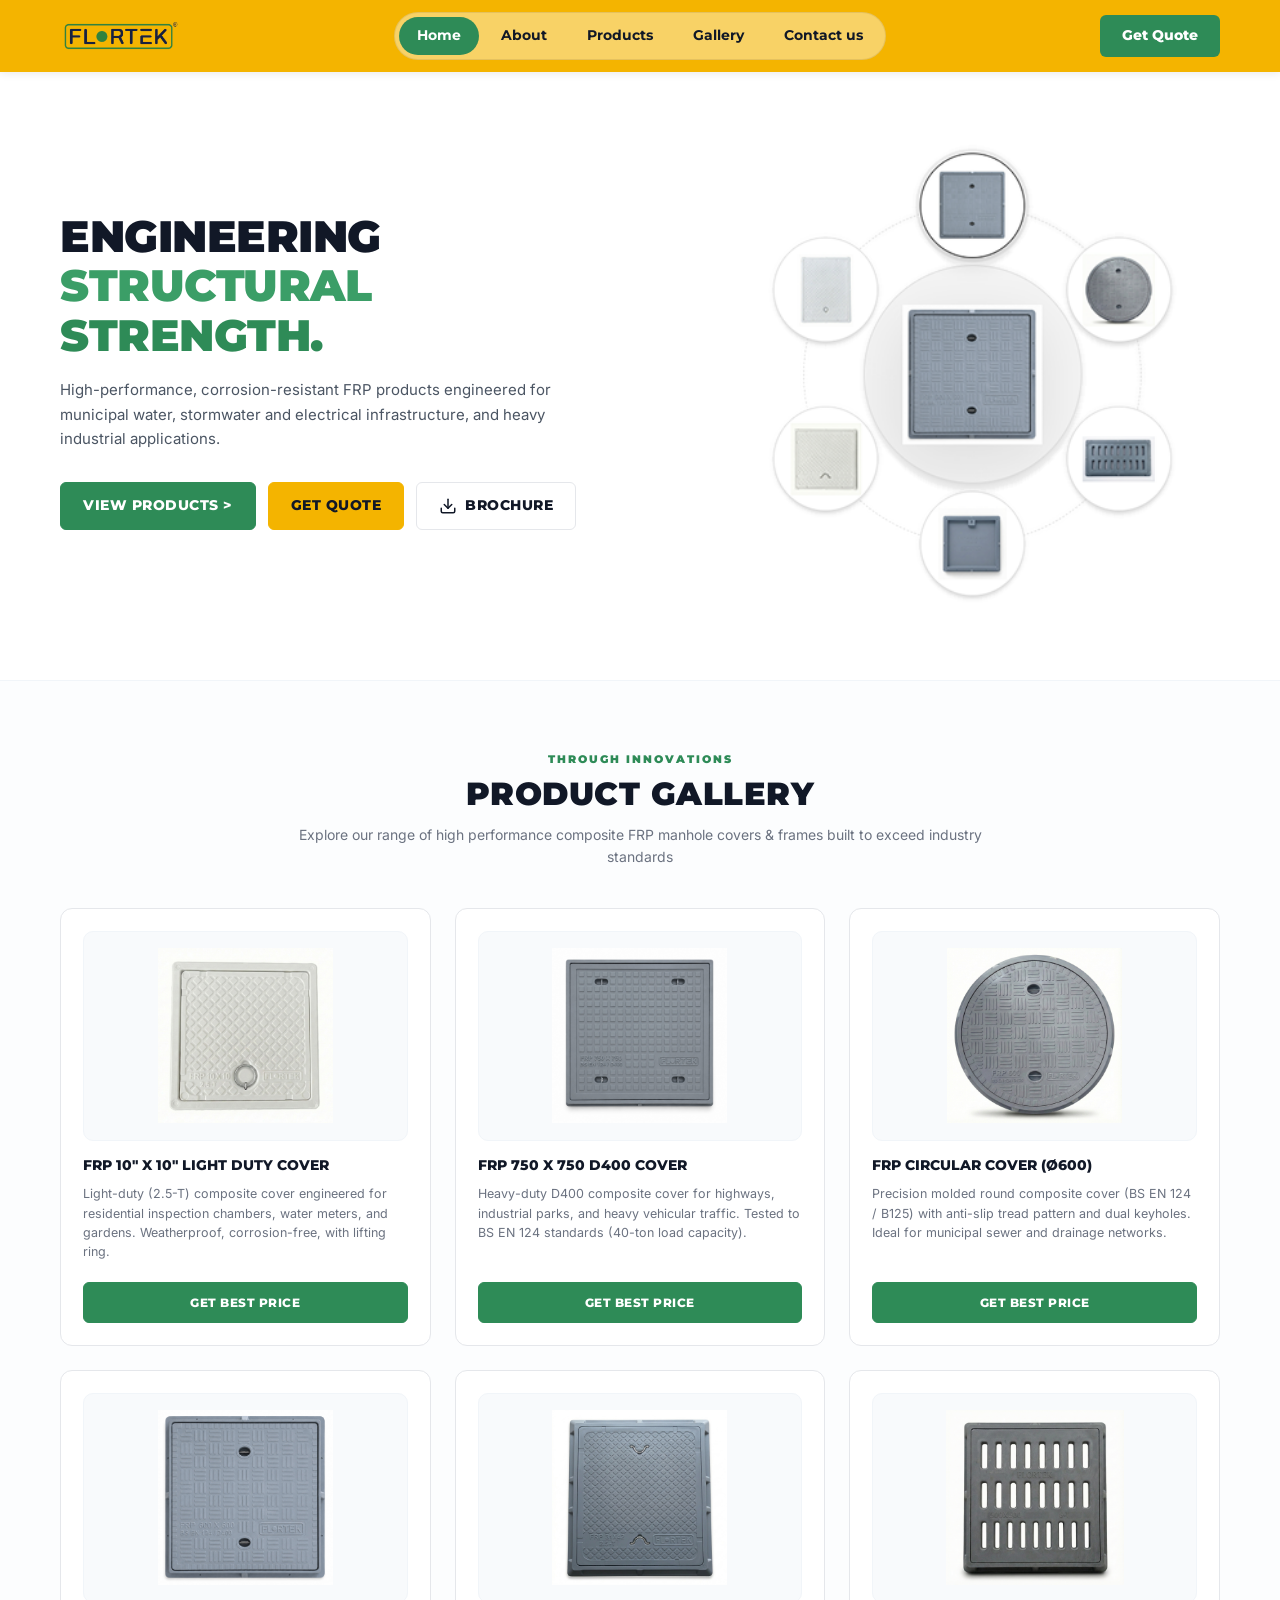
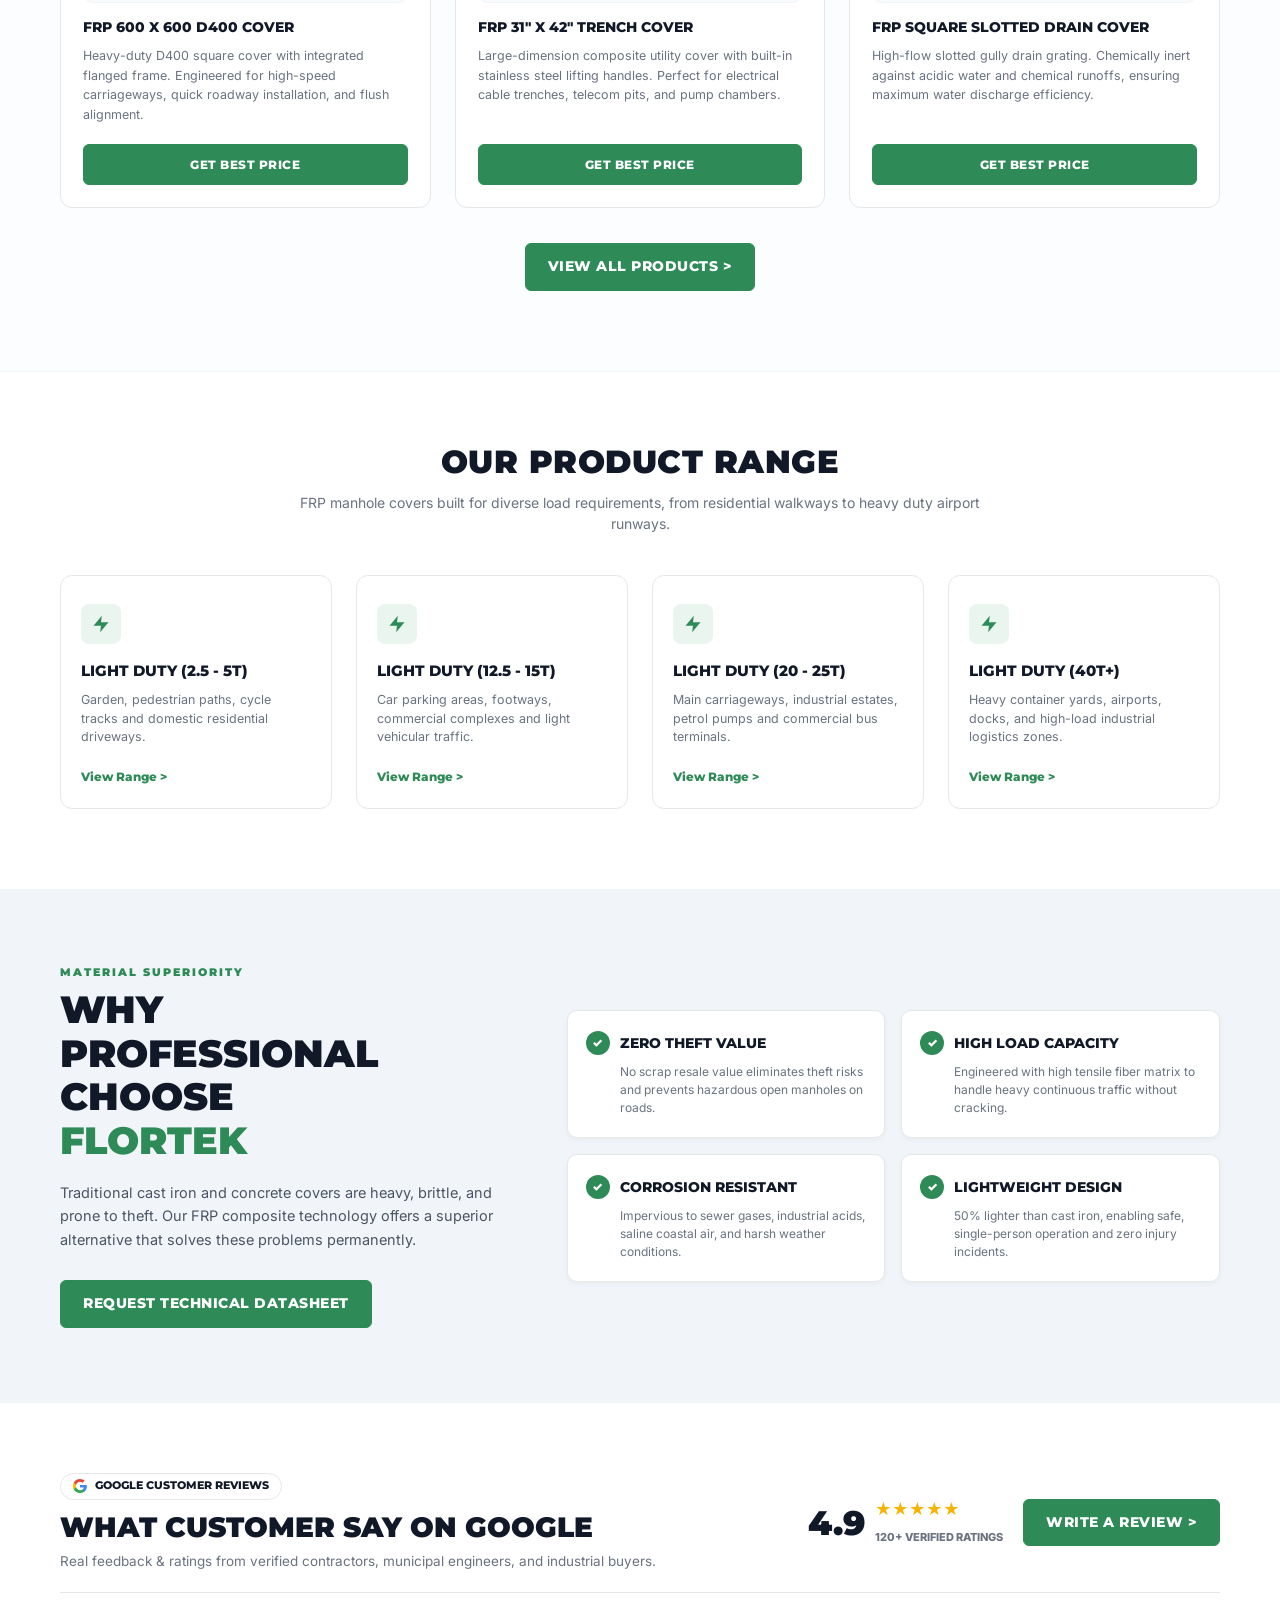
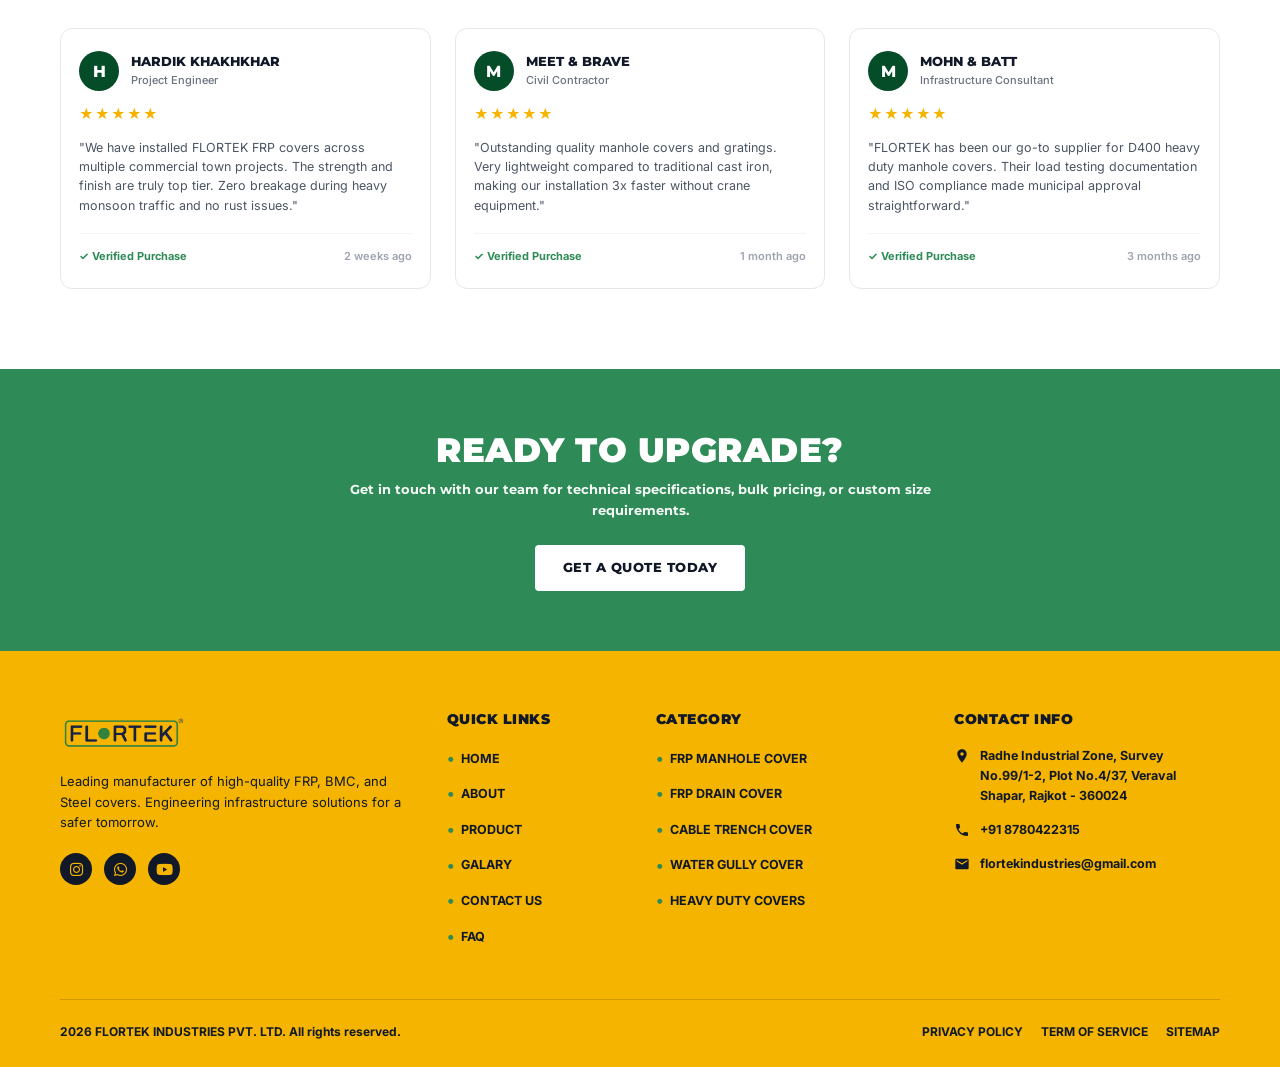
<file: index.html>
<!DOCTYPE html>
<html lang="en">
<head>
  <meta charset="UTF-8">
  <meta name="viewport" content="width=device-width, initial-scale=1.0">
  <title>FLORTEK INDUSTRIES PVT. LTD. | Premium FRP Manhole Covers &amp; Gratings</title>
  <meta name="description" content="Leading manufacturer of high-performance composite FRP manhole covers, drain gratings, and gully covers built for extreme structural strength and zero theft value.">
  <link rel="icon" type="image/svg+xml" href="images/flortek-logo.svg">
  <link rel="stylesheet" href="https://cdnjs.cloudflare.com/ajax/libs/font-awesome/6.5.1/css/all.min.css">
  <link rel="stylesheet" href="css/common.css">
  <link rel="stylesheet" href="css/home.css">
</head>
<body>

  <header class="top-header">
    <div class="container">
      <nav class="navbar" aria-label="Main Navigation">
        <a href="index.html" class="navbar-brand brand-logo-link" aria-label="FLORTEK Industries Homepage">
          <img src="images/flortek-logo.svg" alt="FLORTEK Logo" class="brand-logo-img">
        </a>

        <input type="checkbox" id="nav-toggle" class="nav-toggle-checkbox" aria-label="Toggle navigation">
        <label for="nav-toggle" class="navbar-toggler" aria-label="Toggle navigation">
          <span class="navbar-toggler-line"></span>
          <span class="navbar-toggler-line"></span>
          <span class="navbar-toggler-line"></span>
        </label>
        <label for="nav-toggle" class="nav-backdrop" aria-hidden="true"></label>

        <div class="navbar-collapse" id="flortekNav">
          <div class="nav-pill-wrapper">
            <ul class="nav-links">
              <li class="nav-item"><a href="index.html" class="nav-link active">Home</a></li>
              <li class="nav-item"><a href="about.html" class="nav-link">About</a></li>
              <li class="nav-item"><a href="products.html" class="nav-link">Products</a></li>
              <li class="nav-item"><a href="gallery.html" class="nav-link">Gallery</a></li>
              <li class="nav-item"><a href="contact.html" class="nav-link">Contact us</a></li>
            </ul>
          </div>
          <div class="mobile-nav-quote">
            <a href="inquiry.html" class="btn-header-quote-mobile">Get Quote</a>
          </div>
        </div>

        <a href="inquiry.html" class="btn-header-quote header-quote-desktop">Get Quote</a>
      </nav>
    </div>
  </header>

  <main>
    <section class="hero-section">
      <div class="container">
        <div class="hero-grid">
          <div class="hero-content">
            <h1 class="hero-title">
              <span class="title-black">ENGINEERING</span>
              <span class="title-green-light">STRUCTURAL</span><br>
              <span class="title-green-dark">STRENGTH.</span>
            </h1>
            <p class="hero-desc">
              High-performance, corrosion-resistant FRP products engineered for municipal water, stormwater and electrical infrastructure, and heavy industrial applications.
            </p>
            <div class="hero-actions">
              <a href="products.html" class="btn btn-green">VIEW PRODUCTS &gt;</a>
              <a href="inquiry.html" class="btn btn-yellow">GET QUOTE</a>
              <a href="images/frp-square-dark.svg" download="Flortek-Product-Brochure.svg" class="btn btn-outline">
                <svg width="18" height="18" viewBox="0 0 24 24" fill="none" stroke="currentColor" stroke-width="2" stroke-linecap="round" stroke-linejoin="round" aria-hidden="true"><path d="M21 15v4a2 2 0 0 1-2 2H5a2 2 0 0 1-2-2v-4"></path><polyline points="7 10 12 15 17 10"></polyline><line x1="12" y1="15" x2="12" y2="3"></line></svg>
                BROCHURE
              </a>
            </div>
          </div>

          <div class="hero-graphic-col">
            <img src="./images/hero.png" alt="FLORTEK FRP Manhole Covers &amp; Gratings Ecosystem" class="hero-cluster-img">
          </div>
        </div>
      </div>
    </section>

    <section class="gallery-section">
      <div class="container">
        <div class="section-header-center">
          <span class="section-tag">THROUGH INNOVATIONS</span>
          <h2 class="section-main-title">PRODUCT GALLERY</h2>
          <p class="section-subtitle">
            Explore our range of high performance composite FRP manhole covers &amp; frames built to exceed industry standards
          </p>
        </div>

        <div class="product-cards-grid">
          <article class="product-card">
            <div class="product-card-img-wrap">
              <img src="images/frp-10x10-white.jpg" alt="FRP 10x10 Light Duty White Manhole Cover" class="product-card-img">
            </div>
            <div class="product-card-header">
              <h3 class="product-card-title">FRP 10" x 10" LIGHT DUTY COVER</h3>
            </div>
            <p class="product-card-desc">
              Light-duty (2.5-T) composite cover engineered for residential inspection chambers, water meters, and gardens. Weatherproof, corrosion-free, with lifting ring.
            </p>
            <a href="inquiry.html" class="btn btn-green">GET BEST PRICE</a>
          </article>

          <article class="product-card">
            <div class="product-card-img-wrap">
              <img src="images/frp-750x750-d400.jpg" alt="FRP 750x750 D400 Heavy Duty Square Manhole Cover" class="product-card-img">
            </div>
            <div class="product-card-header">
              <h3 class="product-card-title">FRP 750 x 750 D400 COVER</h3>
            </div>
            <p class="product-card-desc">
              Heavy-duty D400 composite cover for highways, industrial parks, and heavy vehicular traffic. Tested to BS EN 124 standards (40-ton load capacity).
            </p>
            <a href="inquiry.html" class="btn btn-green">GET BEST PRICE</a>
          </article>

          <article class="product-card">
            <div class="product-card-img-wrap">
              <img src="images/frp-circular-600-b125.jpg" alt="FRP 600 Circular Manhole Cover B125" class="product-card-img">
            </div>
            <div class="product-card-header">
              <h3 class="product-card-title">FRP CIRCULAR COVER (Ø600)</h3>
            </div>
            <p class="product-card-desc">
              Precision molded round composite cover (BS EN 124 / B125) with anti-slip tread pattern and dual keyholes. Ideal for municipal sewer and drainage networks.
            </p>
            <a href="inquiry.html" class="btn btn-green">GET BEST PRICE</a>
          </article>

          <article class="product-card">
            <div class="product-card-img-wrap">
              <img src="images/frp-600x600-d400.jpg" alt="FRP 600x600 Framed Square Manhole Cover D400" class="product-card-img">
            </div>
            <div class="product-card-header">
              <h3 class="product-card-title">FRP 600 x 600 D400 COVER</h3>
            </div>
            <p class="product-card-desc">
              Heavy-duty D400 square cover with integrated flanged frame. Engineered for high-speed carriageways, quick roadway installation, and flush alignment.
            </p>
            <a href="inquiry.html" class="btn btn-green">GET BEST PRICE</a>
          </article>

          <article class="product-card">
            <div class="product-card-img-wrap">
              <img src="images/frp-31x42-heavy.jpg" alt="FRP 31x42 Utility Trench Manhole Cover" class="product-card-img">
            </div>
            <div class="product-card-header">
              <h3 class="product-card-title">FRP 31" x 42" TRENCH COVER</h3>
            </div>
            <p class="product-card-desc">
              Large-dimension composite utility cover with built-in stainless steel lifting handles. Perfect for electrical cable trenches, telecom pits, and pump chambers.
            </p>
            <a href="inquiry.html" class="btn btn-green">GET BEST PRICE</a>
          </article>

          <article class="product-card">
            <div class="product-card-img-wrap">
              <img src="./images/GULLY COVER-5T-500x500-GRAY.png" alt="FRP Square Slotted Drain Cover" class="product-card-img">
            </div>
            <div class="product-card-header">
              <h3 class="product-card-title">FRP SQUARE SLOTTED DRAIN COVER</h3>
            </div>
            <p class="product-card-desc">
              High-flow slotted gully drain grating. Chemically inert against acidic water and chemical runoffs, ensuring maximum water discharge efficiency.
            </p>
            <a href="inquiry.html" class="btn btn-green">GET BEST PRICE</a>
          </article>
        </div>

        <div class="gallery-bottom-cta">
          <a href="products.html" class="btn btn-green">VIEW ALL PRODUCTS &gt;</a>
        </div>
      </div>
    </section>

    <section class="range-section">
      <div class="container">
        <div class="section-header-center">
          <h2 class="section-main-title">OUR PRODUCT RANGE</h2>
          <p class="section-subtitle">
            FRP manhole covers built for diverse load requirements, from residential walkways to heavy duty airport runways.
          </p>
        </div>

        <div class="range-grid">
          <article class="range-card">
            <div class="range-icon-box">
              <svg viewBox="0 0 24 24" fill="currentColor"><path d="M13 2L3 14h9l-1 8 10-12h-9l1-8z"/></svg>
            </div>
            <h3 class="range-card-title">LIGHT DUTY (2.5 - 5T)</h3>
            <p class="range-card-desc">
              Garden, pedestrian paths, cycle tracks and domestic residential driveways.
            </p>
            <a href="products.html" class="range-card-link">View Range &gt;</a>
          </article>

          <article class="range-card">
            <div class="range-icon-box">
              <svg viewBox="0 0 24 24" fill="currentColor"><path d="M13 2L3 14h9l-1 8 10-12h-9l1-8z"/></svg>
            </div>
            <h3 class="range-card-title">LIGHT DUTY (12.5 - 15T)</h3>
            <p class="range-card-desc">
              Car parking areas, footways, commercial complexes and light vehicular traffic.
            </p>
            <a href="products.html" class="range-card-link">View Range &gt;</a>
          </article>

          <article class="range-card">
            <div class="range-icon-box">
              <svg viewBox="0 0 24 24" fill="currentColor"><path d="M13 2L3 14h9l-1 8 10-12h-9l1-8z"/></svg>
            </div>
            <h3 class="range-card-title">LIGHT DUTY (20 - 25T)</h3>
            <p class="range-card-desc">
              Main carriageways, industrial estates, petrol pumps and commercial bus terminals.
            </p>
            <a href="products.html" class="range-card-link">View Range &gt;</a>
          </article>

          <article class="range-card">
            <div class="range-icon-box">
              <svg viewBox="0 0 24 24" fill="currentColor"><path d="M13 2L3 14h9l-1 8 10-12h-9l1-8z"/></svg>
            </div>
            <h3 class="range-card-title">LIGHT DUTY (40T+)</h3>
            <p class="range-card-desc">
              Heavy container yards, airports, docks, and high-load industrial logistics zones.
            </p>
            <a href="products.html" class="range-card-link">View Range &gt;</a>
          </article>
        </div>
      </div>
    </section>

    <section class="superiority-section">
      <div class="container">
        <div class="superiority-grid">
          <div class="superiority-content">
            <span class="section-tag">MATERIAL SUPERIORITY</span>
            <h2 class="superiority-title">
              WHY<br>
              PROFESSIONAL<br>
              CHOOSE<br>
              <span class="text-green">FLORTEK</span>
            </h2>
            <p class="superiority-desc">
              Traditional cast iron and concrete covers are heavy, brittle, and prone to theft. Our FRP composite technology offers a superior alternative that solves these problems permanently.
            </p>
            <a href="inquiry.html" class="btn btn-green">REQUEST TECHNICAL DATASHEET</a>
          </div>

          <div class="features-2x2-grid">
            <div class="feature-card">
              <div class="feature-icon-title">
                <span class="feature-check-icon">✓</span>
                <h3 class="feature-title">ZERO THEFT VALUE</h3>
              </div>
              <p class="feature-desc">
                No scrap resale value eliminates theft risks and prevents hazardous open manholes on roads.
              </p>
            </div>

            <div class="feature-card">
              <div class="feature-icon-title">
                <span class="feature-check-icon">✓</span>
                <h3 class="feature-title">HIGH LOAD CAPACITY</h3>
              </div>
              <p class="feature-desc">
                Engineered with high tensile fiber matrix to handle heavy continuous traffic without cracking.
              </p>
            </div>

            <div class="feature-card">
              <div class="feature-icon-title">
                <span class="feature-check-icon">✓</span>
                <h3 class="feature-title">CORROSION RESISTANT</h3>
              </div>
              <p class="feature-desc">
                Impervious to sewer gases, industrial acids, saline coastal air, and harsh weather conditions.
              </p>
            </div>

            <div class="feature-card">
              <div class="feature-icon-title">
                <span class="feature-check-icon">✓</span>
                <h3 class="feature-title">LIGHTWEIGHT DESIGN</h3>
              </div>
              <p class="feature-desc">
                50% lighter than cast iron, enabling safe, single-person operation and zero injury incidents.
              </p>
            </div>
          </div>
        </div>
      </div>
    </section>

    <section class="reviews-section">
      <div class="container">
        <div class="reviews-header-bar">
          <div class="reviews-header-left">
            <div class="google-badge">
              <svg class="google-icon" viewBox="0 0 24 24">
                <path fill="#4285F4" d="M23.745 12.27c0-.7-.06-1.4-.19-2.07H12v4.51h6.6c-.29 1.52-1.14 2.82-2.4 3.68v3.05h3.88c2.27-2.09 3.665-5.17 3.665-9.17z"/>
                <path fill="#34A853" d="M12 24c3.24 0 5.95-1.08 7.93-2.91l-3.88-3.05c-1.08.72-2.45 1.16-4.05 1.16-3.12 0-5.77-2.1-6.72-4.93H1.25v3.15C3.26 21.36 7.33 24 12 24z"/>
                <path fill="#FBBC05" d="M5.28 14.27c-.25-.72-.38-1.49-.38-2.27s.13-1.55.38-2.27V6.58H1.25C.45 8.18 0 10.03 0 12s.45 3.82 1.25 5.42l4.03-3.15z"/>
                <path fill="#EA4335" d="M12 4.75c1.77 0 3.35.61 4.6 1.8l3.42-3.42C17.95 1.19 15.24 0 12 0 7.33 0 3.26 2.64 1.25 6.58l4.03 3.15c.95-2.83 3.6-4.98 6.72-4.98z"/>
              </svg>
              <span>GOOGLE CUSTOMER REVIEWS</span>
            </div>
            <h2 class="reviews-title">WHAT CUSTOMER SAY ON GOOGLE</h2>
            <p class="reviews-subtitle">
              Real feedback &amp; ratings from verified contractors, municipal engineers, and industrial buyers.
            </p>
          </div>

          <div class="reviews-header-right">
            <div class="rating-score-box">
              <span class="score-num">4.9</span>
              <div>
                <div class="stars-container">★★★★★</div>
                <span style="font-size: 11px; font-weight: 800; color: #6b7280;">120+ VERIFIED RATINGS</span>
              </div>
            </div>
            <a href="contact.html" class="btn btn-green">WRITE A REVIEW &gt;</a>
          </div>
        </div>

        <div class="reviews-cards-grid">
          <article class="review-card">
            <div class="reviewer-profile">
              <div class="reviewer-avatar">H</div>
              <div>
                <h3 class="reviewer-name">HARDIK KHAKHKHAR</h3>
                <span class="reviewer-role">Project Engineer</span>
              </div>
            </div>
            <div class="review-stars">★★★★★</div>
            <p class="review-text">
              "We have installed FLORTEK FRP covers across multiple commercial town projects. The strength and finish are truly top tier. Zero breakage during heavy monsoon traffic and no rust issues."
            </p>
            <div class="review-footer">
              <span>✓ Verified Purchase</span>
              <span class="review-date">2 weeks ago</span>
            </div>
          </article>

          <article class="review-card">
            <div class="reviewer-profile">
              <div class="reviewer-avatar">M</div>
              <div>
                <h3 class="reviewer-name">MEET &amp; BRAVE</h3>
                <span class="reviewer-role">Civil Contractor</span>
              </div>
            </div>
            <div class="review-stars">★★★★★</div>
            <p class="review-text">
              "Outstanding quality manhole covers and gratings. Very lightweight compared to traditional cast iron, making our installation 3x faster without crane equipment."
            </p>
            <div class="review-footer">
              <span>✓ Verified Purchase</span>
              <span class="review-date">1 month ago</span>
            </div>
          </article>

          <article class="review-card">
            <div class="reviewer-profile">
              <div class="reviewer-avatar">M</div>
              <div>
                <h3 class="reviewer-name">MOHN &amp; BATT</h3>
                <span class="reviewer-role">Infrastructure Consultant</span>
              </div>
            </div>
            <div class="review-stars">★★★★★</div>
            <p class="review-text">
              "FLORTEK has been our go-to supplier for D400 heavy duty manhole covers. Their load testing documentation and ISO compliance made municipal approval straightforward."
            </p>
            <div class="review-footer">
              <span>✓ Verified Purchase</span>
              <span class="review-date">3 months ago</span>
            </div>
          </article>
        </div>
      </div>
    </section>

    <section class="cta-banner-section">
      <div class="container">
        <h2 class="cta-title">READY TO UPGRADE?</h2>
        <p class="cta-subtitle">
          Get in touch with our team for technical specifications, bulk pricing, or custom size requirements.
        </p>
        <a href="inquiry.html" class="btn-cta-white">GET A QUOTE TODAY</a>
      </div>
    </section>
  </main>

  <footer class="site-footer">
    <div class="container">
      <div class="footer-top-grid">
        <div class="footer-col">
          <img src="images/flortek-logo.svg" alt="FLORTEK Logo" class="footer-brand-logo">
          <p class="footer-bio">
            Leading manufacturer of high-quality FRP, BMC, and Steel covers. Engineering infrastructure solutions for a safer tomorrow.
          </p>
          <div class="footer-social-links">
            <a href="https://instagram.com" class="social-icon-circle" aria-label="Instagram"><i class="fa-brands fa-instagram"></i></a>
            <a href="https://wa.me/918780422315" class="social-icon-circle" aria-label="WhatsApp"><i class="fa-brands fa-whatsapp"></i></a>
            <a href="https://youtube.com" class="social-icon-circle" aria-label="YouTube"><i class="fa-brands fa-youtube"></i></a>
          </div>
        </div>

        <div class="footer-col">
          <h4 class="footer-col-title">QUICK LINKS</h4>
          <ul class="footer-links-list">
            <li><a href="index.html">HOME</a></li>
            <li><a href="about.html">ABOUT</a></li>
            <li><a href="products.html">PRODUCT</a></li>
            <li><a href="gallery.html">GALARY</a></li>
            <li><a href="contact.html">CONTACT US</a></li>
            <li><a href="inquiry.html">FAQ</a></li>
          </ul>
        </div>

        <div class="footer-col">
          <h4 class="footer-col-title">CATEGORY</h4>
          <ul class="footer-links-list">
            <li><a href="products.html">FRP MANHOLE COVER</a></li>
            <li><a href="products.html">FRP DRAIN COVER</a></li>
            <li><a href="products.html">CABLE TRENCH COVER</a></li>
            <li><a href="products.html">WATER GULLY COVER</a></li>
            <li><a href="products.html">HEAVY DUTY COVERS</a></li>
          </ul>
        </div>

        <div class="footer-col">
          <h4 class="footer-col-title">CONTACT INFO</h4>
          <ul class="footer-contact-list">
            <li class="footer-contact-item">
              <svg viewBox="0 0 24 24"><path d="M12 2C8.13 2 5 5.13 5 9c0 5.25 7 13 7 13s7-7.75 7-13c0-3.87-3.13-7-7-7zm0 9.5c-1.38 0-2.5-1.12-2.5-2.5s1.12-2.5 2.5-2.5 2.5 1.12 2.5 2.5-1.12 2.5-2.5 2.5z"/></svg>
              <span>Radhe Industrial Zone, Survey No.99/1-2, Plot No.4/37, Veraval Shapar, Rajkot - 360024</span>
            </li>
            <li class="footer-contact-item">
              <svg viewBox="0 0 24 24"><path d="M6.62 10.79c1.44 2.83 3.76 5.14 6.59 6.59l2.2-2.2c.27-.27.67-.36 1.02-.24 1.12.37 2.33.57 3.57.57.55 0 1 .45 1 1V20c0 .55-.45 1-1 1-9.39 0-17-7.61-17-17 0-.55.45-1 1-1h3.5c.55 0 1 .45 1 1 0 1.25.2 2.45.57 3.57.11.35.03.74-.25 1.02l-2.2 2.2z"/></svg>
              <span>+91 8780422315</span>
            </li>
            <li class="footer-contact-item">
              <svg viewBox="0 0 24 24"><path d="M20 4H4c-1.1 0-1.99.9-1.99 2L2 18c0 1.1.9 2 2 2h16c1.1 0 2-.9 2-2V6c0-1.1-.9-2-2-2zm0 4l-8 5-8-5V6l8 5 8-5v2z"/></svg>
              <span>flortekindustries@gmail.com</span>
            </li>
          </ul>
        </div>
      </div>

      <div class="footer-bottom-bar">
        <span>2026 FLORTEK INDUSTRIES PVT. LTD. All rights reserved.</span>
        <div class="footer-bottom-links">
          <a href="about.html">PRIVACY POLICY</a>
          <a href="about.html">TERM OF SERVICE</a>
          <a href="about.html">SITEMAP</a>
        </div>
      </div>
    </div>
  </footer>

  <script>
    document.addEventListener('click', function (e) {
      var navToggle = document.getElementById('nav-toggle');
      if (navToggle && navToggle.checked) {
        var header = document.querySelector('.top-header');
        if (header && !header.contains(e.target)) {
          navToggle.checked = false;
        }
      }
    });
    window.addEventListener('resize', function () {
      if (window.innerWidth >= 992) {
        var navToggle = document.getElementById('nav-toggle');
        if (navToggle && navToggle.checked) navToggle.checked = false;
      }
    });
  </script>

</body>
</html>
</file>
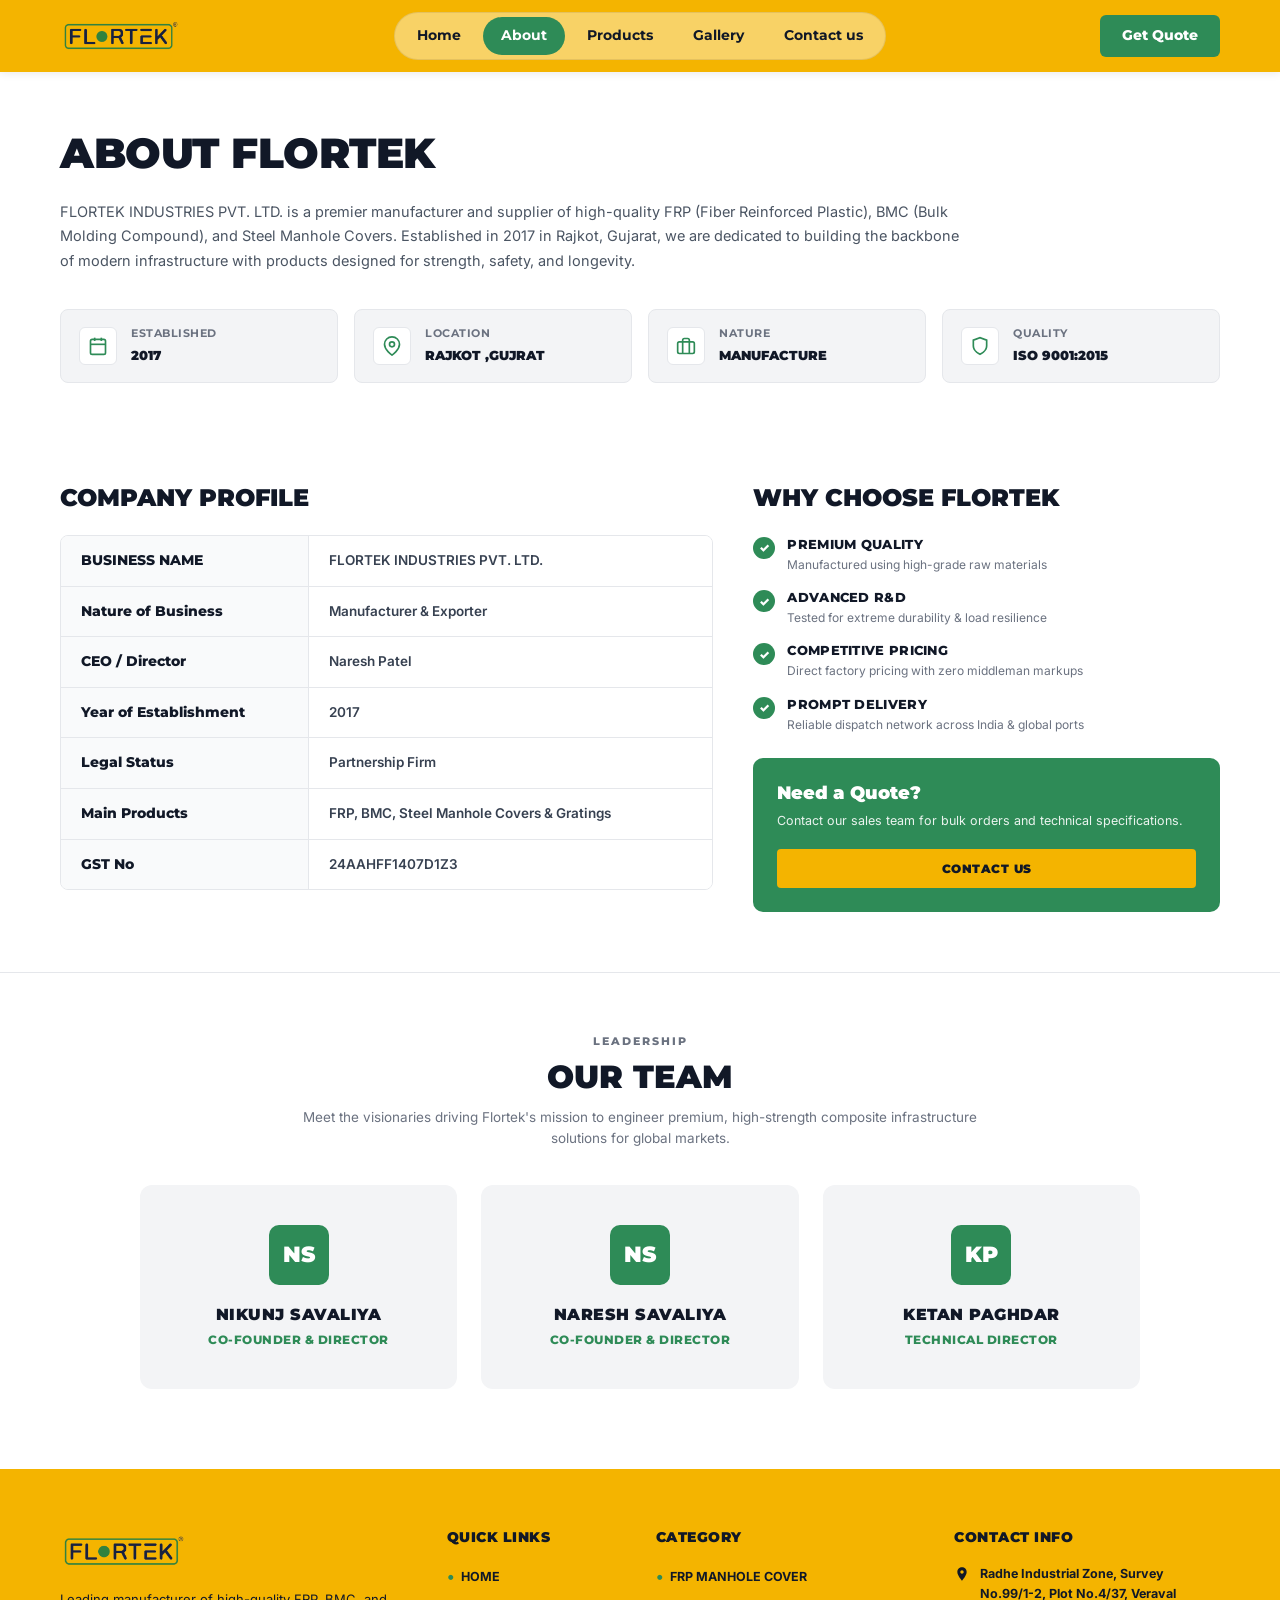
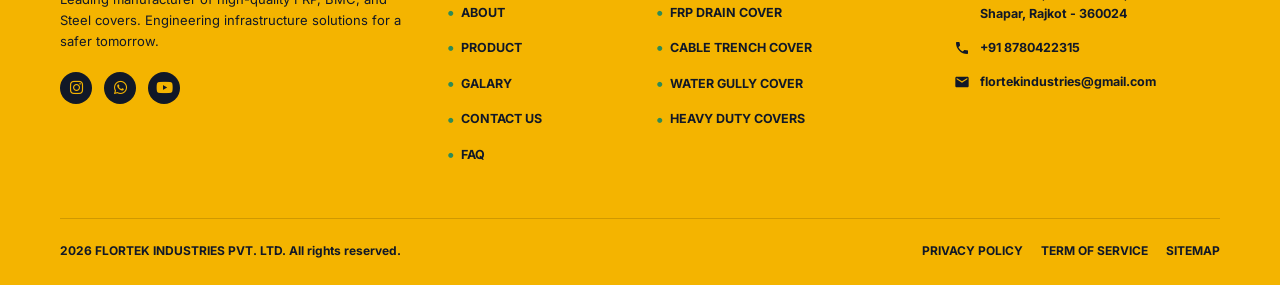
<file: about.html>
<!DOCTYPE html>
<html lang="en">
<head>
  <meta charset="UTF-8">
  <meta name="viewport" content="width=device-width, initial-scale=1.0">
  <title>About Us | FLORTEK INDUSTRIES PVT. LTD.</title>
  <meta name="description" content="Learn about FLORTEK INDUSTRIES PVT. LTD., premier manufacturer of FRP, BMC, and Steel Manhole Covers & Gratings in Rajkot, Gujarat.">
  <link rel="icon" type="image/svg+xml" href="images/flortek-logo.svg">
  <link rel="stylesheet" href="https://cdnjs.cloudflare.com/ajax/libs/font-awesome/6.5.1/css/all.min.css">
  <link rel="stylesheet" href="css/common.css">
  <link rel="stylesheet" href="css/about.css">
</head>
<body>

  <header class="top-header">
    <div class="container">
      <nav class="navbar" aria-label="Main Navigation">
        <a href="index.html" class="navbar-brand brand-logo-link" aria-label="FLORTEK Industries Homepage">
          <img src="images/flortek-logo.svg" alt="FLORTEK Logo" class="brand-logo-img">
        </a>

        <input type="checkbox" id="nav-toggle" class="nav-toggle-checkbox" aria-label="Toggle navigation">
        <label for="nav-toggle" class="navbar-toggler" aria-label="Toggle navigation">
          <span class="navbar-toggler-line"></span>
          <span class="navbar-toggler-line"></span>
          <span class="navbar-toggler-line"></span>
        </label>
        <label for="nav-toggle" class="nav-backdrop" aria-hidden="true"></label>

        <div class="navbar-collapse" id="flortekNav">
          <div class="nav-pill-wrapper">
            <ul class="nav-links">
              <li class="nav-item"><a href="index.html" class="nav-link">Home</a></li>
              <li class="nav-item"><a href="about.html" class="nav-link active">About</a></li>
              <li class="nav-item"><a href="products.html" class="nav-link">Products</a></li>
              <li class="nav-item"><a href="gallery.html" class="nav-link">Gallery</a></li>
              <li class="nav-item"><a href="contact.html" class="nav-link">Contact us</a></li>
            </ul>
          </div>
          <div class="mobile-nav-quote">
            <a href="inquiry.html" class="btn-header-quote-mobile">Get Quote</a>
          </div>
        </div>

        <a href="inquiry.html" class="btn-header-quote header-quote-desktop">Get Quote</a>
      </nav>
    </div>
  </header>

  <main>
    <section class="about-top-section">
      <div class="container">
        <h1 class="about-main-title">ABOUT FLORTEK</h1>
        <p class="about-intro-p">
          FLORTEK INDUSTRIES PVT. LTD. is a premier manufacturer and supplier of high-quality FRP (Fiber Reinforced Plastic), BMC (Bulk Molding Compound), and Steel Manhole Covers. Established in 2017 in Rajkot, Gujarat, we are dedicated to building the backbone of modern infrastructure with products designed for strength, safety, and longevity.
        </p>

        <div class="about-badges-grid">
          <div class="about-badge-card">
            <div class="about-badge-icon">
              <svg width="20" height="20" viewBox="0 0 24 24" fill="none" stroke="currentColor" stroke-width="2"><rect x="3" y="4" width="18" height="18" rx="2" ry="2"></rect><line x1="16" y1="2" x2="16" y2="6"></line><line x1="8" y1="2" x2="8" y2="6"></line><line x1="3" y1="10" x2="21" y2="10"></line></svg>
            </div>
            <div>
              <span class="about-badge-label">ESTABLISHED</span>
              <span class="about-badge-value">2017</span>
            </div>
          </div>

          <div class="about-badge-card">
            <div class="about-badge-icon">
              <svg width="20" height="20" viewBox="0 0 24 24" fill="none" stroke="currentColor" stroke-width="2"><path d="M21 10c0 7-9 13-9 13s-9-6-9-13a9 9 0 0 1 18 0z"></path><circle cx="12" cy="10" r="3"></circle></svg>
            </div>
            <div>
              <span class="about-badge-label">LOCATION</span>
              <span class="about-badge-value">RAJKOT ,GUJRAT</span>
            </div>
          </div>

          <div class="about-badge-card">
            <div class="about-badge-icon">
              <svg width="20" height="20" viewBox="0 0 24 24" fill="none" stroke="currentColor" stroke-width="2"><rect x="2" y="7" width="20" height="14" rx="2" ry="2"></rect><path d="M16 21V5a2 2 0 0 0-2-2h-4a2 2 0 0 0-2 2v16"></path></svg>
            </div>
            <div>
              <span class="about-badge-label">NATURE</span>
              <span class="about-badge-value">MANUFACTURE</span>
            </div>
          </div>

          <div class="about-badge-card">
            <div class="about-badge-icon">
              <svg width="20" height="20" viewBox="0 0 24 24" fill="none" stroke="currentColor" stroke-width="2"><path d="M12 22s8-4 8-10V5l-8-3-8 3v7c0 6 8 10 8 10z"></path></svg>
            </div>
            <div>
              <span class="about-badge-label">QUALITY</span>
              <span class="about-badge-value">ISO 9001:2015</span>
            </div>
          </div>
        </div>
      </div>
    </section>

    <section class="profile-section">
      <div class="container">
        <div class="profile-grid">
          <div class="profile-table-col">
            <h2 class="section-sub-heading">COMPANY PROFILE</h2>
            <div class="profile-table-wrap">
              <table class="profile-table">
                <tbody>
                  <tr>
                    <td>BUSINESS NAME</td>
                    <td>FLORTEK INDUSTRIES PVT. LTD.</td>
                  </tr>
                  <tr>
                    <td>Nature of Business</td>
                    <td>Manufacturer &amp; Exporter</td>
                  </tr>
                  <tr>
                    <td>CEO / Director</td>
                    <td>Naresh Patel</td>
                  </tr>
                  <tr>
                    <td>Year of Establishment</td>
                    <td>2017</td>
                  </tr>
                  <tr>
                    <td>Legal Status</td>
                    <td>Partnership Firm</td>
                  </tr>
                  <tr>
                    <td>Main Products</td>
                    <td>FRP, BMC, Steel Manhole Covers &amp; Gratings</td>
                  </tr>
                  <tr>
                    <td>GST No</td>
                    <td>24AAHFF1407D1Z3</td>
                  </tr>
                </tbody>
              </table>
            </div>
          </div>

          <div class="profile-why-col">
            <h2 class="section-sub-heading">WHY CHOOSE FLORTEK</h2>

            <div class="why-items-list">
              <div class="why-item">
                <span class="why-check-icon">✓</span>
                <div>
                  <span class="why-item-title">PREMIUM QUALITY</span>
                  <span class="why-item-sub">Manufactured using high-grade raw materials</span>
                </div>
              </div>

              <div class="why-item">
                <span class="why-check-icon">✓</span>
                <div>
                  <span class="why-item-title">ADVANCED R&amp;D</span>
                  <span class="why-item-sub">Tested for extreme durability &amp; load resilience</span>
                </div>
              </div>

              <div class="why-item">
                <span class="why-check-icon">✓</span>
                <div>
                  <span class="why-item-title">COMPETITIVE PRICING</span>
                  <span class="why-item-sub">Direct factory pricing with zero middleman markups</span>
                </div>
              </div>

              <div class="why-item">
                <span class="why-check-icon">✓</span>
                <div>
                  <span class="why-item-title">PROMPT DELIVERY</span>
                  <span class="why-item-sub">Reliable dispatch network across India &amp; global ports</span>
                </div>
              </div>
            </div>

            <div class="quote-card-green">
              <h3 class="quote-card-title">Need a Quote?</h3>
              <p class="quote-card-p">Contact our sales team for bulk orders and technical specifications.</p>
              <a href="contact.html" class="btn-card-yellow">CONTACT US</a>
            </div>
          </div>
        </div>
      </div>
    </section>

    <section class="team-section">
      <div class="container">
        <div class="team-header">
          <span class="team-tag">LEADERSHIP</span>
          <h2 class="team-title">OUR TEAM</h2>
          <p class="team-subtitle">
            Meet the visionaries driving Flortek's mission to engineer premium, high-strength composite infrastructure solutions for global markets.
          </p>
        </div>

        <div class="team-cards-grid">
          <div class="team-card">
            <div class="team-avatar-box">NS</div>
            <h3 class="team-member-name">NIKUNJ SAVALIYA</h3>
            <span class="team-member-role">CO-FOUNDER &amp; DIRECTOR</span>
          </div>

          <div class="team-card">
            <div class="team-avatar-box">NS</div>
            <h3 class="team-member-name">NARESH SAVALIYA</h3>
            <span class="team-member-role">CO-FOUNDER &amp; DIRECTOR</span>
          </div>

          <div class="team-card">
            <div class="team-avatar-box">KP</div>
            <h3 class="team-member-name">KETAN PAGHDAR</h3>
            <span class="team-member-role">TECHNICAL DIRECTOR</span>
          </div>
        </div>
      </div>
    </section>
  </main>

  <footer class="site-footer">
    <div class="container">
      <div class="footer-top-grid">
        <div class="footer-col">
          <img src="images/flortek-logo.svg" alt="FLORTEK Logo" class="footer-brand-logo">
          <p class="footer-bio">
            Leading manufacturer of high-quality FRP, BMC, and Steel covers. Engineering infrastructure solutions for a safer tomorrow.
          </p>
          <div class="footer-social-links">
            <a href="https://instagram.com" class="social-icon-circle" aria-label="Instagram"><i class="fa-brands fa-instagram"></i></a>
            <a href="https://wa.me/918780422315" class="social-icon-circle" aria-label="WhatsApp"><i class="fa-brands fa-whatsapp"></i></a>
            <a href="https://youtube.com" class="social-icon-circle" aria-label="YouTube"><i class="fa-brands fa-youtube"></i></a>
          </div>
        </div>

        <div class="footer-col">
          <h4 class="footer-col-title">QUICK LINKS</h4>
          <ul class="footer-links-list">
            <li><a href="index.html">HOME</a></li>
            <li><a href="about.html">ABOUT</a></li>
            <li><a href="products.html">PRODUCT</a></li>
            <li><a href="gallery.html">GALARY</a></li>
            <li><a href="contact.html">CONTACT US</a></li>
            <li><a href="inquiry.html">FAQ</a></li>
          </ul>
        </div>

        <div class="footer-col">
          <h4 class="footer-col-title">CATEGORY</h4>
          <ul class="footer-links-list">
            <li><a href="products.html">FRP MANHOLE COVER</a></li>
            <li><a href="products.html">FRP DRAIN COVER</a></li>
            <li><a href="products.html">CABLE TRENCH COVER</a></li>
            <li><a href="products.html">WATER GULLY COVER</a></li>
            <li><a href="products.html">HEAVY DUTY COVERS</a></li>
          </ul>
        </div>

        <div class="footer-col">
          <h4 class="footer-col-title">CONTACT INFO</h4>
          <ul class="footer-contact-list">
            <li class="footer-contact-item">
              <svg viewBox="0 0 24 24"><path d="M12 2C8.13 2 5 5.13 5 9c0 5.25 7 13 7 13s7-7.75 7-13c0-3.87-3.13-7-7-7zm0 9.5c-1.38 0-2.5-1.12-2.5-2.5s1.12-2.5 2.5-2.5 2.5 1.12 2.5 2.5-1.12 2.5-2.5 2.5z"/></svg>
              <span>Radhe Industrial Zone, Survey No.99/1-2, Plot No.4/37, Veraval Shapar, Rajkot - 360024</span>
            </li>
            <li class="footer-contact-item">
              <svg viewBox="0 0 24 24"><path d="M6.62 10.79c1.44 2.83 3.76 5.14 6.59 6.59l2.2-2.2c.27-.27.67-.36 1.02-.24 1.12.37 2.33.57 3.57.57.55 0 1 .45 1 1V20c0 .55-.45 1-1 1-9.39 0-17-7.61-17-17 0-.55.45-1 1-1h3.5c.55 0 1 .45 1 1 0 1.25.2 2.45.57 3.57.11.35.03.74-.25 1.02l-2.2 2.2z"/></svg>
              <span>+91 8780422315</span>
            </li>
            <li class="footer-contact-item">
              <svg viewBox="0 0 24 24"><path d="M20 4H4c-1.1 0-1.99.9-1.99 2L2 18c0 1.1.9 2 2 2h16c1.1 0 2-.9 2-2V6c0-1.1-.9-2-2-2zm0 4l-8 5-8-5V6l8 5 8-5v2z"/></svg>
              <span>flortekindustries@gmail.com</span>
            </li>
          </ul>
        </div>
      </div>

      <div class="footer-bottom-bar">
        <span>2026 FLORTEK INDUSTRIES PVT. LTD. All rights reserved.</span>
        <div class="footer-bottom-links">
          <a href="about.html">PRIVACY POLICY</a>
          <a href="about.html">TERM OF SERVICE</a>
          <a href="about.html">SITEMAP</a>
        </div>
      </div>
    </div>
  </footer>

  <script>
    document.addEventListener('click', function (e) {
      var navToggle = document.getElementById('nav-toggle');
      if (navToggle && navToggle.checked) {
        var header = document.querySelector('.top-header');
        if (header && !header.contains(e.target)) {
          navToggle.checked = false;
        }
      }
    });
    window.addEventListener('resize', function () {
      if (window.innerWidth >= 992) {
        var navToggle = document.getElementById('nav-toggle');
        if (navToggle && navToggle.checked) navToggle.checked = false;
      }
    });
  </script>

</body>
</html>
</file>
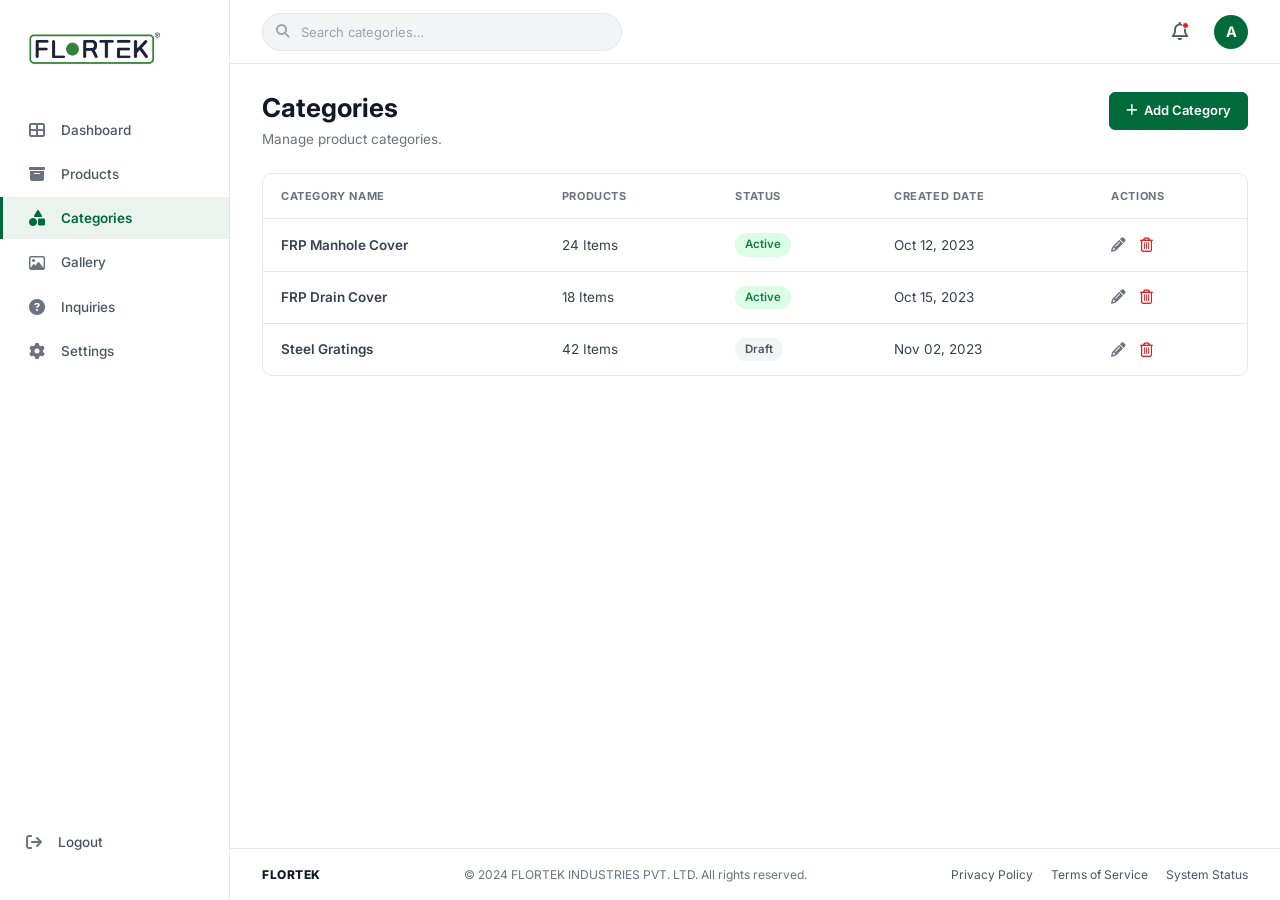
<file: admin-categories.html>
<!DOCTYPE html>
<html lang="en">
<head>
  <meta charset="UTF-8">
  <meta name="viewport" content="width=device-width, initial-scale=1.0">
  <title>Categories - FLORTEK Admin Panel</title>
  <meta name="description" content="Manage product categories for FLORTEK composite industrial catalogue.">
  <link rel="icon" type="image/svg+xml" href="images/flortek-logo.svg">

  <link href="https://cdn.jsdelivr.net/npm/bootstrap@5.3.2/dist/css/bootstrap.min.css" rel="stylesheet">

  <link rel="stylesheet" href="https://cdnjs.cloudflare.com/ajax/libs/font-awesome/6.5.1/css/all.min.css">

  <link rel="stylesheet" href="css/admin.css">
</head>
<body>

  <div class="admin-layout">

    <div class="sidebar-backdrop" id="sidebarBackdrop" aria-hidden="true"></div>

    <aside class="admin-sidebar" id="adminSidebar" aria-label="Sidebar Navigation">
      <div class="sidebar-brand-wrapper">
        <a href="admin-dashboard.html" title="FLORTEK Admin Panel">
          <img src="images/flortek-logo.svg" alt="FLORTEK Logo" class="sidebar-brand-logo">
        </a>
      </div>

      <div class="sidebar-nav-container">
        <ul class="sidebar-nav-list">
          <li class="sidebar-nav-item">
            <a href="admin-dashboard.html" class="sidebar-nav-link">
              <span class="nav-icon"><i class="fa-solid fa-table-cells-large"></i></span>
              <span>Dashboard</span>
            </a>
          </li>
          <li class="sidebar-nav-item">
            <a href="admin-products.html" class="sidebar-nav-link">
              <span class="nav-icon"><i class="fa-solid fa-box-archive"></i></span>
              <span>Products</span>
            </a>
          </li>
          <li class="sidebar-nav-item">
            <a href="admin-categories.html" class="sidebar-nav-link active" aria-current="page">
              <span class="nav-icon"><i class="fa-solid fa-shapes"></i></span>
              <span>Categories</span>
            </a>
          </li>
          <li class="sidebar-nav-item">
            <a href="admin-gallery.html" class="sidebar-nav-link">
              <span class="nav-icon"><i class="fa-regular fa-image"></i></span>
              <span>Gallery</span>
            </a>
          </li>
          <li class="sidebar-nav-item">
            <a href="admin-inquiries.html" class="sidebar-nav-link">
              <span class="nav-icon"><i class="fa-solid fa-circle-question"></i></span>
              <span>Inquiries</span>
            </a>
          </li>
          <li class="sidebar-nav-item">
            <a href="admin-settings.html" class="sidebar-nav-link">
              <span class="nav-icon"><i class="fa-solid fa-gear"></i></span>
              <span>Settings</span>
            </a>
          </li>
        </ul>

        <div class="sidebar-footer-section">
          <a href="index.html" class="logout-nav-link" title="Logout of Admin Panel">
            <span class="nav-icon"><i class="fa-solid fa-arrow-right-from-bracket"></i></span>
            <span>Logout</span>
          </a>
        </div>
      </div>
    </aside>

    <div class="admin-main-wrapper">

      <header class="admin-top-header">
        <button class="btn-sidebar-toggle me-2" id="sidebarToggleBtn"
                aria-label="Toggle sidebar" aria-expanded="false"
                aria-controls="adminSidebar">
          <i class="fa-solid fa-bars"></i>
        </button>

        <div class="header-search-box">
          <i class="fa-solid fa-magnifying-glass header-search-icon"></i>
          <input type="text" class="header-search-input"
                 placeholder="Search categories…" aria-label="Search categories">
        </div>

        <div class="header-right-actions ms-auto">
          <a href="#notifications-modal" class="header-notification-btn"
             title="View Notifications" aria-label="Notifications">
            <i class="fa-regular fa-bell"></i>
            <span class="header-notification-dot"></span>
          </a>
          <div class="header-user-avatar" title="Administrator">A</div>
        </div>
      </header>

      <main class="admin-page-container">

        <div class="page-title-row d-flex flex-wrap align-items-start justify-content-between gap-3 mb-4">
          <div>
            <h1 class="page-main-title mb-1">Categories</h1>
            <p class="page-main-subtitle mb-0">Manage product categories.</p>
          </div>
          <div class="d-flex align-items-center">
            <a href="#add-category-modal" class="btn-admin-primary">
              <i class="fa-solid fa-plus"></i>
              <span>Add Category</span>
            </a>
          </div>
        </div>

        <div class="admin-table-card">
          <div class="table-responsive">
            <table class="admin-data-table w-100">
              <thead>
                <tr>
                  <th>Category Name</th>
                  <th class="d-none d-sm-table-cell">Products</th>
                  <th>Status</th>
                  <th class="d-none d-md-table-cell">Created Date</th>
                  <th>Actions</th>
                </tr>
              </thead>
              <tbody>
                <tr>
                  <td class="cell-bold">FRP Manhole Cover</td>
                  <td class="d-none d-sm-table-cell">24 Items</td>
                  <td><span class="badge-status badge-active">Active</span></td>
                  <td class="d-none d-md-table-cell">Oct 12, 2023</td>
                  <td>
                    <div class="table-actions">
                      <a href="#edit-category-modal" class="action-icon-btn action-edit-muted" title="Edit Category">
                        <i class="fa-solid fa-pencil"></i>
                      </a>
                      <a href="#delete-category-modal" class="action-icon-btn action-delete" title="Delete Category">
                        <i class="fa-regular fa-trash-can"></i>
                      </a>
                    </div>
                  </td>
                </tr>
                <tr>
                  <td class="cell-bold">FRP Drain Cover</td>
                  <td class="d-none d-sm-table-cell">18 Items</td>
                  <td><span class="badge-status badge-active">Active</span></td>
                  <td class="d-none d-md-table-cell">Oct 15, 2023</td>
                  <td>
                    <div class="table-actions">
                      <a href="#edit-category-modal" class="action-icon-btn action-edit-muted" title="Edit Category">
                        <i class="fa-solid fa-pencil"></i>
                      </a>
                      <a href="#delete-category-modal" class="action-icon-btn action-delete" title="Delete Category">
                        <i class="fa-regular fa-trash-can"></i>
                      </a>
                    </div>
                  </td>
                </tr>
                <tr>
                  <td class="cell-bold">Steel Gratings</td>
                  <td class="d-none d-sm-table-cell">42 Items</td>
                  <td><span class="badge-status badge-draft">Draft</span></td>
                  <td class="d-none d-md-table-cell">Nov 02, 2023</td>
                  <td>
                    <div class="table-actions">
                      <a href="#edit-category-modal" class="action-icon-btn action-edit-muted" title="Edit Category">
                        <i class="fa-solid fa-pencil"></i>
                      </a>
                      <a href="#delete-category-modal" class="action-icon-btn action-delete" title="Delete Category">
                        <i class="fa-regular fa-trash-can"></i>
                      </a>
                    </div>
                  </td>
                </tr>
              </tbody>
            </table>
          </div>
        </div>

      </main>

      <footer class="admin-bottom-footer">
        <div class="footer-brand-title">FLORTEK</div>
        <div class="footer-copyright d-none d-sm-block">
          &copy; 2024 FLORTEK INDUSTRIES PVT. LTD. All rights reserved.
        </div>
        <div class="footer-links-group">
          <a href="#">Privacy Policy</a>
          <a href="#">Terms of Service</a>
          <a href="#">System Status</a>
        </div>
      </footer>

    </div>

  </div>

  <div id="add-category-modal" class="css-modal-overlay">
    <div class="css-modal-dialog">
      <div class="css-modal-header">
        <h3 class="css-modal-title">Add New Category</h3>
        <a href="#" class="css-modal-close" aria-label="Close modal">&times;</a>
      </div>
      <form id="addCategoryForm" action="#" method="POST" novalidate>
        <div class="css-modal-body">
          <div class="admin-form-alert" id="addCategoryAlert"></div>

          <div class="admin-form-group">
            <label class="admin-form-label" for="addCategoryName">Category Name *</label>
            <input type="text" id="addCategoryName" class="admin-form-input" placeholder="e.g. Tree Gratings">
            <div class="admin-error-text" id="addCategoryNameError"></div>
          </div>
          <div class="admin-form-group">
            <label class="admin-form-label" for="addCategoryDesc">Description *</label>
            <textarea id="addCategoryDesc" class="admin-form-textarea" placeholder="Short description of this category..."></textarea>
            <div class="admin-error-text" id="addCategoryDescError"></div>
          </div>
          <div class="admin-form-group">
            <label class="admin-form-label" for="addCategoryStatus">Initial Status *</label>
            <select id="addCategoryStatus" class="admin-form-select">
              <option value="Active" selected>Active</option>
              <option value="Draft">Draft</option>
            </select>
          </div>
        </div>
        <div class="css-modal-footer">
          <a href="#" class="btn-admin-outline">Cancel</a>
          <button type="submit" class="btn-admin-primary">Create Category</button>
        </div>
      </form>
    </div>
  </div>

  <div id="edit-category-modal" class="css-modal-overlay">
    <div class="css-modal-dialog">
      <div class="css-modal-header">
        <h3 class="css-modal-title">Edit Category</h3>
        <a href="#" class="css-modal-close" aria-label="Close modal">&times;</a>
      </div>
      <form id="editCategoryForm" action="#" method="POST" novalidate>
        <div class="css-modal-body">
          <div class="admin-form-alert" id="editCategoryAlert"></div>

          <div class="admin-form-group">
            <label class="admin-form-label" for="editCategoryName">Category Name *</label>
            <input type="text" id="editCategoryName" class="admin-form-input" value="FRP Manhole Cover">
            <div class="admin-error-text" id="editCategoryNameError"></div>
          </div>
          <div class="admin-form-group">
            <label class="admin-form-label" for="editCategoryStatus">Status *</label>
            <select id="editCategoryStatus" class="admin-form-select">
              <option value="Active" selected>Active</option>
              <option value="Draft">Draft</option>
            </select>
          </div>
        </div>
        <div class="css-modal-footer">
          <a href="#" class="btn-admin-outline">Cancel</a>
          <button type="submit" class="btn-admin-primary">Save Changes</button>
        </div>
      </form>
    </div>
  </div>

  <div id="delete-category-modal" class="css-modal-overlay">
    <div class="css-modal-dialog">
      <div class="css-modal-header">
        <h3 class="css-modal-title">Delete Category</h3>
        <a href="#" class="css-modal-close" aria-label="Close modal">&times;</a>
      </div>
      <div class="css-modal-body">
        <p class="text-secondary mb-0">
          Are you sure you want to delete this category?
          Associated products will need to be reassigned.
        </p>
      </div>
      <div class="css-modal-footer">
        <a href="#" class="btn-admin-outline">Cancel</a>
        <button type="button" id="btnConfirmDeleteCategory" class="btn btn-danger btn-sm px-3 fw-semibold">Delete</button>
      </div>
    </div>
  </div>

  <div id="toastNotification" class="toast-pill-notification">
    <i class="fa-solid fa-circle-check text-success"></i>
    <span id="toastMessage">Action completed successfully</span>
  </div>

  <script src="https://cdn.jsdelivr.net/npm/bootstrap@5.3.2/dist/js/bootstrap.bundle.min.js"></script>

  <script>
    (function () {
      var toggleBtn  = document.getElementById('sidebarToggleBtn');
      var sidebar    = document.getElementById('adminSidebar');
      var backdrop   = document.getElementById('sidebarBackdrop');

      if (!toggleBtn || !sidebar || !backdrop) return;

      function openSidebar() {
        sidebar.classList.add('sidebar-open');
        backdrop.classList.add('show');
        toggleBtn.setAttribute('aria-expanded', 'true');
        document.body.style.overflow = 'hidden';
      }

      function closeSidebar() {
        sidebar.classList.remove('sidebar-open');
        backdrop.classList.remove('show');
        toggleBtn.setAttribute('aria-expanded', 'false');
        document.body.style.overflow = '';
      }

      toggleBtn.addEventListener('click', function () {
        var isOpen = sidebar.classList.contains('sidebar-open');
        isOpen ? closeSidebar() : openSidebar();
      });

      backdrop.addEventListener('click', closeSidebar);

      sidebar.querySelectorAll('.sidebar-nav-link, .logout-nav-link').forEach(function (link) {
        link.addEventListener('click', function () {
          if (window.innerWidth < 900) closeSidebar();
        });
      });
    })();
  </script>

  <script>
    function showToast(message) {
      var toast = document.getElementById('toastNotification');
      var toastMsg = document.getElementById('toastMessage');
      if (!toast || !toastMsg) return;
      toastMsg.textContent = message;
      toast.classList.add('show');
      setTimeout(function () {
        toast.classList.remove('show');
      }, 3000);
    }

    function setFieldError(input, errorElem, message) {
      input.classList.remove('is-valid');
      input.classList.add('is-invalid');
      input.classList.remove('field-shake');
      void input.offsetWidth;
      input.classList.add('field-shake');
      if (errorElem) {
        errorElem.textContent = message;
        errorElem.style.display = 'block';
      }
    }

    function clearFieldError(input, errorElem) {
      input.classList.remove('is-invalid');
      input.classList.remove('field-shake');
      input.classList.add('is-valid');
      if (errorElem) {
        errorElem.textContent = '';
        errorElem.style.display = 'none';
      }
    }

    (function () {
      var form = document.getElementById('addCategoryForm');
      if (!form) return;

      var nameInput = document.getElementById('addCategoryName');
      var nameError = document.getElementById('addCategoryNameError');
      var descInput = document.getElementById('addCategoryDesc');
      var descError = document.getElementById('addCategoryDescError');
      var alertBox = document.getElementById('addCategoryAlert');

      nameInput.addEventListener('input', function () { if (nameInput.value.trim().length >= 3) clearFieldError(nameInput, nameError); });
      descInput.addEventListener('input', function () { if (descInput.value.trim().length >= 5) clearFieldError(descInput, descError); });

      form.addEventListener('submit', function (e) {
        e.preventDefault();
        var isValid = true;

        if (nameInput.value.trim() === '') {
          setFieldError(nameInput, nameError, 'Category name is required.');
          isValid = false;
        } else if (nameInput.value.trim().length < 3) {
          setFieldError(nameInput, nameError, 'Category name must be at least 3 characters.');
          isValid = false;
        } else {
          clearFieldError(nameInput, nameError);
        }

        if (descInput.value.trim() === '') {
          setFieldError(descInput, descError, 'Please provide a short description.');
          isValid = false;
        } else if (descInput.value.trim().length < 5) {
          setFieldError(descInput, descError, 'Description must be at least 5 characters.');
          isValid = false;
        } else {
          clearFieldError(descInput, descError);
        }

        if (!isValid) {
          alertBox.className = 'admin-form-alert danger';
          alertBox.innerHTML = '<i class="fa-solid fa-circle-exclamation"></i> Please fill in all required category fields.';
          alertBox.style.display = 'flex';
          return;
        }

        alertBox.className = 'admin-form-alert success';
        alertBox.innerHTML = '<i class="fa-solid fa-circle-check"></i> Category created successfully!';
        alertBox.style.display = 'flex';
        showToast('New category added successfully!');

        setTimeout(function () {
          form.reset();
          form.querySelectorAll('.is-valid, .is-invalid').forEach(function (el) {
            el.classList.remove('is-valid', 'is-invalid');
          });
          alertBox.style.display = 'none';
          window.location.hash = '';
        }, 1200);
      });
    })();

    (function () {
      var form = document.getElementById('editCategoryForm');
      if (!form) return;

      var nameInput = document.getElementById('editCategoryName');
      var nameError = document.getElementById('editCategoryNameError');
      var alertBox = document.getElementById('editCategoryAlert');

      nameInput.addEventListener('input', function () { if (nameInput.value.trim().length >= 3) clearFieldError(nameInput, nameError); });

      form.addEventListener('submit', function (e) {
        e.preventDefault();
        var isValid = true;

        if (nameInput.value.trim() === '') {
          setFieldError(nameInput, nameError, 'Category name cannot be empty.');
          isValid = false;
        } else if (nameInput.value.trim().length < 3) {
          setFieldError(nameInput, nameError, 'Category name must be at least 3 characters.');
          isValid = false;
        } else {
          clearFieldError(nameInput, nameError);
        }

        if (!isValid) {
          alertBox.className = 'admin-form-alert danger';
          alertBox.innerHTML = '<i class="fa-solid fa-circle-exclamation"></i> Please enter a valid category name.';
          alertBox.style.display = 'flex';
          return;
        }

        alertBox.className = 'admin-form-alert success';
        alertBox.innerHTML = '<i class="fa-solid fa-circle-check"></i> Category updated successfully!';
        alertBox.style.display = 'flex';
        showToast('Category updated successfully!');

        setTimeout(function () {
          alertBox.style.display = 'none';
          window.location.hash = '';
        }, 1200);
      });
    })();

    (function () {
      var btn = document.getElementById('btnConfirmDeleteCategory');
      if (!btn) return;
      btn.addEventListener('click', function () {
        showToast('Category deleted successfully.');
        setTimeout(function () {
          window.location.hash = '';
        }, 600);
      });
    })();
  </script>

</body>
</html>
</file>
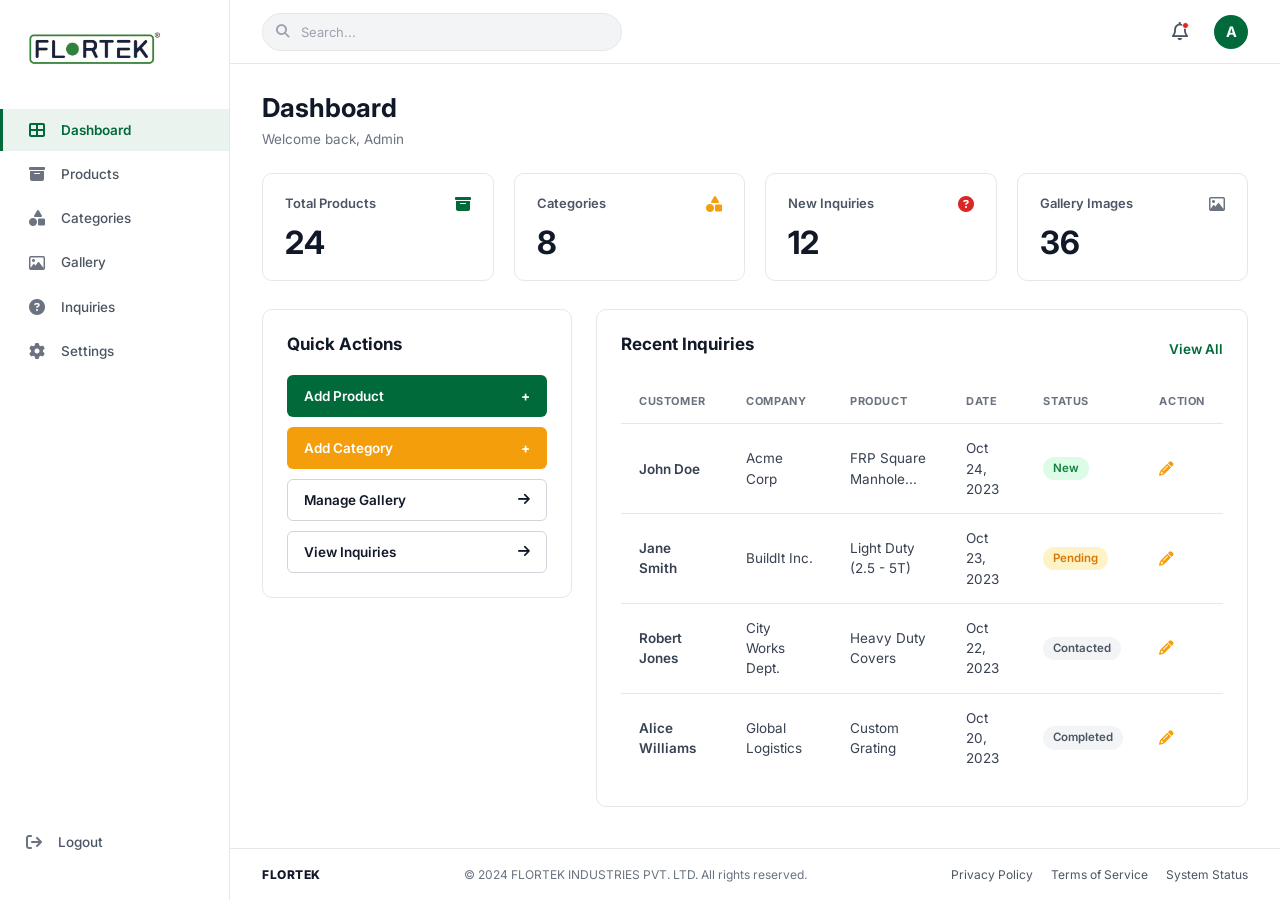
<file: admin-dashboard.html>
<!DOCTYPE html>
<html lang="en">
<head>
  <meta charset="UTF-8">
  <meta name="viewport" content="width=device-width, initial-scale=1.0">
  <title>Dashboard - FLORTEK Admin Panel</title>
  <meta name="description" content="FLORTEK Admin Dashboard - Overview of products, categories, inquiries, and gallery metrics.">
  <link rel="icon" type="image/svg+xml" href="images/flortek-logo.svg">

  <link href="https://cdn.jsdelivr.net/npm/bootstrap@5.3.2/dist/css/bootstrap.min.css" rel="stylesheet">

  <link rel="stylesheet" href="https://cdnjs.cloudflare.com/ajax/libs/font-awesome/6.5.1/css/all.min.css">

  <link rel="stylesheet" href="css/admin.css">
</head>
<body>

  <div class="admin-layout">

    <div class="sidebar-backdrop" id="sidebarBackdrop" aria-hidden="true"></div>

    <aside class="admin-sidebar" id="adminSidebar" aria-label="Sidebar Navigation">
      <div class="sidebar-brand-wrapper">
        <a href="admin-dashboard.html" title="FLORTEK Admin Panel">
          <img src="images/flortek-logo.svg" alt="FLORTEK Logo" class="sidebar-brand-logo">
        </a>
      </div>

      <div class="sidebar-nav-container">
        <ul class="sidebar-nav-list">
          <li class="sidebar-nav-item">
            <a href="admin-dashboard.html" class="sidebar-nav-link active" aria-current="page">
              <span class="nav-icon"><i class="fa-solid fa-table-cells-large"></i></span>
              <span>Dashboard</span>
            </a>
          </li>
          <li class="sidebar-nav-item">
            <a href="admin-products.html" class="sidebar-nav-link">
              <span class="nav-icon"><i class="fa-solid fa-box-archive"></i></span>
              <span>Products</span>
            </a>
          </li>
          <li class="sidebar-nav-item">
            <a href="admin-categories.html" class="sidebar-nav-link">
              <span class="nav-icon"><i class="fa-solid fa-shapes"></i></span>
              <span>Categories</span>
            </a>
          </li>
          <li class="sidebar-nav-item">
            <a href="admin-gallery.html" class="sidebar-nav-link">
              <span class="nav-icon"><i class="fa-regular fa-image"></i></span>
              <span>Gallery</span>
            </a>
          </li>
          <li class="sidebar-nav-item">
            <a href="admin-inquiries.html" class="sidebar-nav-link">
              <span class="nav-icon"><i class="fa-solid fa-circle-question"></i></span>
              <span>Inquiries</span>
            </a>
          </li>
          <li class="sidebar-nav-item">
            <a href="admin-settings.html" class="sidebar-nav-link">
              <span class="nav-icon"><i class="fa-solid fa-gear"></i></span>
              <span>Settings</span>
            </a>
          </li>
        </ul>

        <div class="sidebar-footer-section">
          <a href="index.html" class="logout-nav-link" title="Logout of Admin Panel">
            <span class="nav-icon"><i class="fa-solid fa-arrow-right-from-bracket"></i></span>
            <span>Logout</span>
          </a>
        </div>
      </div>
    </aside>

    <div class="admin-main-wrapper">

      <header class="admin-top-header">
        <button class="btn-sidebar-toggle me-2" id="sidebarToggleBtn" aria-label="Toggle sidebar" aria-expanded="false" aria-controls="adminSidebar">
          <i class="fa-solid fa-bars"></i>
        </button>

        <div class="header-search-box">
          <i class="fa-solid fa-magnifying-glass header-search-icon"></i>
          <input type="text" class="header-search-input" placeholder="Search..." aria-label="Search dashboard">
        </div>

        <div class="header-right-actions ms-auto">
          <a href="#notifications-modal" class="header-notification-btn" title="View Notifications" aria-label="Notifications">
            <i class="fa-regular fa-bell"></i>
            <span class="header-notification-dot"></span>
          </a>
          <div class="header-user-avatar" title="Administrator">
            A
          </div>
        </div>
      </header>

      <main class="admin-page-container">

        <div class="page-title-row d-flex flex-wrap align-items-start justify-content-between gap-3 mb-4">
          <div>
            <h1 class="page-main-title mb-1">Dashboard</h1>
            <p class="page-main-subtitle mb-0">Welcome back, Admin</p>
          </div>
        </div>

        <section class="stat-cards-grid" aria-label="Quick Metrics">
          <div class="stat-metric-card">
            <div class="stat-card-header">
              <span class="stat-card-title">Total Products</span>
              <span class="stat-card-icon icon-green">
                <i class="fa-solid fa-box-archive"></i>
              </span>
            </div>
            <div class="stat-card-value">24</div>
          </div>

          <div class="stat-metric-card">
            <div class="stat-card-header">
              <span class="stat-card-title">Categories</span>
              <span class="stat-card-icon icon-yellow">
                <i class="fa-solid fa-shapes"></i>
              </span>
            </div>
            <div class="stat-card-value">8</div>
          </div>

          <div class="stat-metric-card">
            <div class="stat-card-header">
              <span class="stat-card-title">New Inquiries</span>
              <span class="stat-card-icon icon-red">
                <i class="fa-solid fa-circle-question"></i>
              </span>
            </div>
            <div class="stat-card-value">12</div>
          </div>

          <div class="stat-metric-card">
            <div class="stat-card-header">
              <span class="stat-card-title">Gallery Images</span>
              <span class="stat-card-icon icon-gray">
                <i class="fa-regular fa-image"></i>
              </span>
            </div>
            <div class="stat-card-value">36</div>
          </div>
        </section>

        <div class="dashboard-split-grid">

          <aside class="quick-actions-card" aria-label="Quick Actions">
            <h2 class="quick-actions-title">Quick Actions</h2>
            <div class="quick-actions-list">
              <a href="admin-products.html#add-product-modal" class="btn-quick-action btn-quick-green">
                <span>Add Product</span>
                <span class="fw-bold">+</span>
              </a>
              <a href="admin-categories.html#add-category-modal" class="btn-quick-action btn-quick-yellow">
                <span>Add Category</span>
                <span class="fw-bold">+</span>
              </a>
              <a href="admin-gallery.html" class="btn-quick-action btn-quick-white">
                <span>Manage Gallery</span>
                <i class="fa-solid fa-arrow-right"></i>
              </a>
              <a href="admin-inquiries.html" class="btn-quick-action btn-quick-white">
                <span>View Inquiries</span>
                <i class="fa-solid fa-arrow-right"></i>
              </a>
            </div>
          </aside>

          <section class="recent-inquiries-card" aria-label="Recent Inquiries">
            <div class="recent-inquiries-header">
              <h2 class="recent-inquiries-title">Recent Inquiries</h2>
              <a href="admin-inquiries.html" class="view-all-link">View All</a>
            </div>

            <div class="table-responsive">
              <table class="admin-data-table w-100">
                <thead>
                  <tr>
                    <th>Customer</th>
                    <th class="d-none d-sm-table-cell">Company</th>
                    <th>Product</th>
                    <th class="d-none d-md-table-cell">Date</th>
                    <th>Status</th>
                    <th>Action</th>
                  </tr>
                </thead>
                <tbody>
                  <tr>
                    <td class="cell-bold">John Doe</td>
                    <td class="d-none d-sm-table-cell">Acme Corp</td>
                    <td>FRP Square Manhole...</td>
                    <td class="d-none d-md-table-cell">Oct 24, 2023</td>
                    <td><span class="badge-status badge-new">New</span></td>
                    <td>
                      <a href="#view-inquiry-modal" class="action-icon-btn action-edit" title="Edit Inquiry">
                        <i class="fa-solid fa-pencil"></i>
                      </a>
                    </td>
                  </tr>
                  <tr>
                    <td class="cell-bold">Jane Smith</td>
                    <td class="d-none d-sm-table-cell">BuildIt Inc.</td>
                    <td>Light Duty (2.5 - 5T)</td>
                    <td class="d-none d-md-table-cell">Oct 23, 2023</td>
                    <td><span class="badge-status badge-pending">Pending</span></td>
                    <td>
                      <a href="#view-inquiry-modal" class="action-icon-btn action-edit" title="Edit Inquiry">
                        <i class="fa-solid fa-pencil"></i>
                      </a>
                    </td>
                  </tr>
                  <tr>
                    <td class="cell-bold">Robert Jones</td>
                    <td class="d-none d-sm-table-cell">City Works Dept.</td>
                    <td>Heavy Duty Covers</td>
                    <td class="d-none d-md-table-cell">Oct 22, 2023</td>
                    <td><span class="badge-status badge-contacted">Contacted</span></td>
                    <td>
                      <a href="#view-inquiry-modal" class="action-icon-btn action-edit" title="Edit Inquiry">
                        <i class="fa-solid fa-pencil"></i>
                      </a>
                    </td>
                  </tr>
                  <tr>
                    <td class="cell-bold">Alice Williams</td>
                    <td class="d-none d-sm-table-cell">Global Logistics</td>
                    <td>Custom Grating</td>
                    <td class="d-none d-md-table-cell">Oct 20, 2023</td>
                    <td><span class="badge-status badge-completed">Completed</span></td>
                    <td>
                      <a href="#view-inquiry-modal" class="action-icon-btn action-edit" title="Edit Inquiry">
                        <i class="fa-solid fa-pencil"></i>
                      </a>
                    </td>
                  </tr>
                </tbody>
              </table>
            </div>
          </section>

        </div>

      </main>

      <footer class="admin-bottom-footer">
        <div class="footer-brand-title">FLORTEK</div>
        <div class="footer-copyright d-none d-sm-block">&copy; 2024 FLORTEK INDUSTRIES PVT. LTD. All rights reserved.</div>
        <div class="footer-links-group">
          <a href="#">Privacy Policy</a>
          <a href="#">Terms of Service</a>
          <a href="#">System Status</a>
        </div>
      </footer>

    </div>

  </div>

  <div id="notifications-modal" class="css-modal-overlay">
    <div class="css-modal-dialog">
      <div class="css-modal-header">
        <h3 class="css-modal-title">Notifications</h3>
        <a href="#" class="css-modal-close" aria-label="Close modal">&times;</a>
      </div>
      <div class="css-modal-body">
        <div class="d-flex flex-column gap-3">
          <div class="p-3 bg-light rounded-2 border">
            <div class="fw-semibold text-dark">New Quotation Request</div>
            <div class="small text-muted">Rajesh Kumar submitted an inquiry for Heavy Duty Manhole Covers.</div>
            <div class="smaller text-muted mt-1">10 minutes ago</div>
          </div>
          <div class="p-3 bg-light rounded-2 border">
            <div class="fw-semibold text-dark">Catalog Status Updated</div>
            <div class="small text-muted">FRP Drain Gully Grating status changed to Inactive.</div>
            <div class="smaller text-muted mt-1">2 hours ago</div>
          </div>
        </div>
      </div>
      <div class="css-modal-footer">
        <a href="#" class="btn-admin-outline">Close</a>
      </div>
    </div>
  </div>

  <div id="view-inquiry-modal" class="css-modal-overlay">
    <div class="css-modal-dialog">
      <div class="css-modal-header">
        <h3 class="css-modal-title">Inquiry Details</h3>
        <a href="#" class="css-modal-close" aria-label="Close modal">&times;</a>
      </div>
      <form id="updateInquiryForm" action="#" method="POST" novalidate>
        <div class="css-modal-body">
          <div class="admin-form-alert" id="updateInquiryAlert"></div>

          <div class="mb-3">
            <label class="admin-form-label">Customer Name</label>
            <input type="text" class="admin-form-input" value="John Doe" readonly>
          </div>
          <div class="mb-3">
            <label class="admin-form-label">Company</label>
            <input type="text" class="admin-form-input" value="Acme Corp" readonly>
          </div>
          <div class="mb-3">
            <label class="admin-form-label">Product Inquired</label>
            <input type="text" class="admin-form-input" value="FRP Square Manhole Cover" readonly>
          </div>
          <div class="mb-3">
            <label class="admin-form-label" for="updateInquiryStatus">Update Status *</label>
            <select id="updateInquiryStatus" class="admin-form-select">
              <option value="New" selected>New</option>
              <option value="Pending">Pending</option>
              <option value="Contacted">Contacted</option>
              <option value="Completed">Completed</option>
            </select>
          </div>
        </div>
        <div class="css-modal-footer">
          <a href="#" class="btn-admin-outline">Cancel</a>
          <button type="submit" class="btn-admin-primary">Save Changes</button>
        </div>
      </form>
    </div>
  </div>

  <div id="toastNotification" class="toast-pill-notification">
    <i class="fa-solid fa-circle-check text-success"></i>
    <span id="toastMessage">Action completed successfully</span>
  </div>

  <script src="https://cdn.jsdelivr.net/npm/bootstrap@5.3.2/dist/js/bootstrap.bundle.min.js"></script>

  <script>
    (function () {
      var toggleBtn  = document.getElementById('sidebarToggleBtn');
      var sidebar    = document.getElementById('adminSidebar');
      var backdrop   = document.getElementById('sidebarBackdrop');

      if (!toggleBtn || !sidebar || !backdrop) return;

      function openSidebar() {
        sidebar.classList.add('sidebar-open');
        backdrop.classList.add('show');
        toggleBtn.setAttribute('aria-expanded', 'true');
        document.body.style.overflow = 'hidden';
      }

      function closeSidebar() {
        sidebar.classList.remove('sidebar-open');
        backdrop.classList.remove('show');
        toggleBtn.setAttribute('aria-expanded', 'false');
        document.body.style.overflow = '';
      }

      toggleBtn.addEventListener('click', function () {
        var isOpen = sidebar.classList.contains('sidebar-open');
        isOpen ? closeSidebar() : openSidebar();
      });

      backdrop.addEventListener('click', closeSidebar);

      sidebar.querySelectorAll('.sidebar-nav-link, .logout-nav-link').forEach(function (link) {
        link.addEventListener('click', function () {
          if (window.innerWidth < 900) closeSidebar();
        });
      });
    })();
  </script>

  <script>
    function showToast(message) {
      var toast = document.getElementById('toastNotification');
      var toastMsg = document.getElementById('toastMessage');
      if (!toast || !toastMsg) return;
      toastMsg.textContent = message;
      toast.classList.add('show');
      setTimeout(function () {
        toast.classList.remove('show');
      }, 3000);
    }

    (function () {
      var form = document.getElementById('updateInquiryForm');
      if (!form) return;

      var statusSelect = document.getElementById('updateInquiryStatus');
      var alertBox     = document.getElementById('updateInquiryAlert');

      form.addEventListener('submit', function (e) {
        e.preventDefault();

        if (!statusSelect.value) {
          alertBox.className = 'admin-form-alert danger';
          alertBox.innerHTML = '<i class="fa-solid fa-circle-exclamation"></i> Please select a valid inquiry status.';
          alertBox.style.display = 'flex';
          return;
        }

        alertBox.className = 'admin-form-alert success';
        alertBox.innerHTML = '<i class="fa-solid fa-circle-check"></i> Inquiry status updated to ' + statusSelect.value + '!';
        alertBox.style.display = 'flex';
        showToast('Inquiry status updated to ' + statusSelect.value);

        setTimeout(function () {
          alertBox.style.display = 'none';
          window.location.hash = '';
        }, 1200);
      });
    })();
  </script>

</body>
</html>
</file>
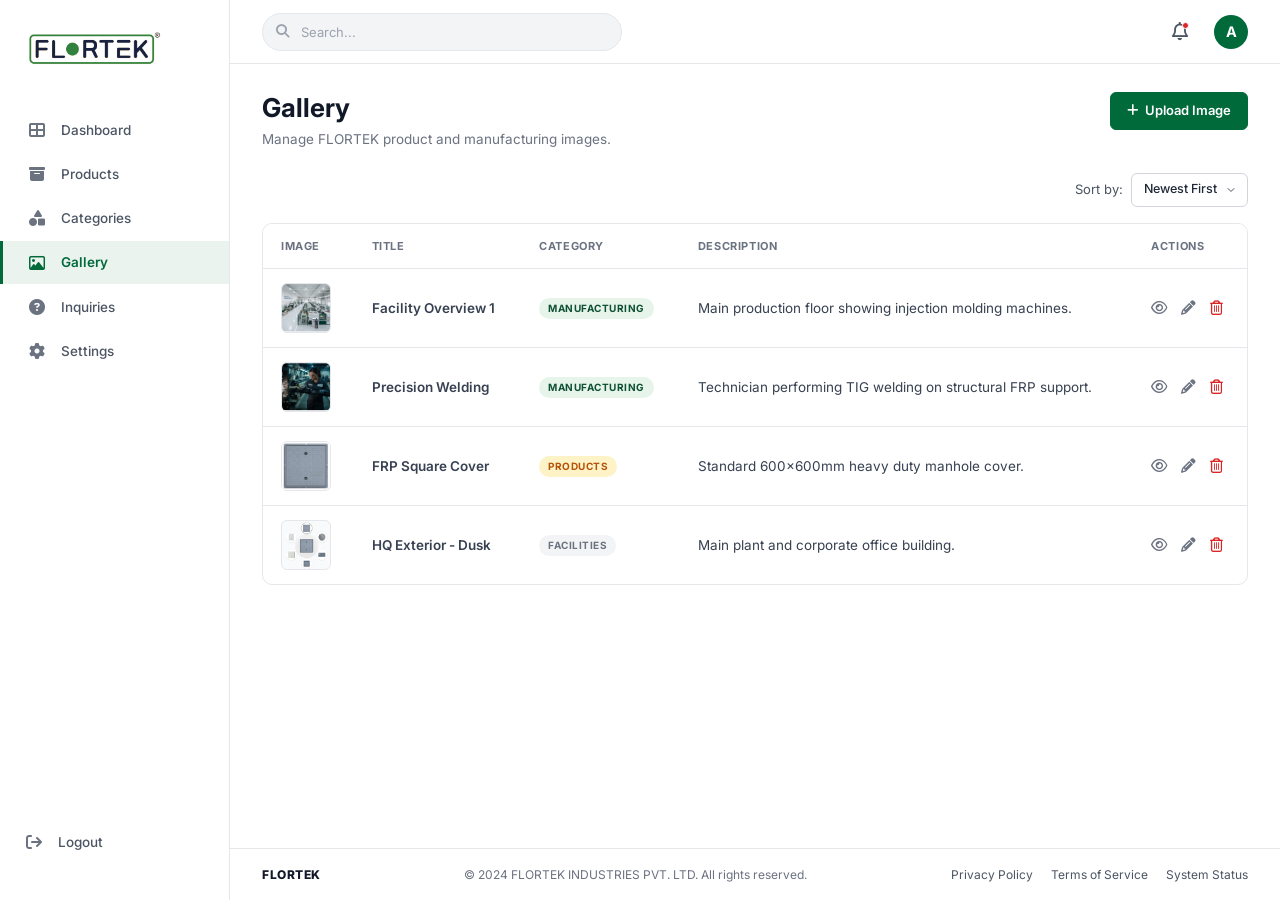
<file: admin-gallery.html>
<!DOCTYPE html>
<html lang="en">
<head>
  <meta charset="UTF-8">
  <meta name="viewport" content="width=device-width, initial-scale=1.0">
  <title>Gallery - FLORTEK Admin Panel</title>
  <meta name="description" content="Manage gallery and media assets for FLORTEK admin panel.">
  <link rel="icon" type="image/svg+xml" href="images/flortek-logo.svg">

  <link href="https://cdn.jsdelivr.net/npm/bootstrap@5.3.2/dist/css/bootstrap.min.css" rel="stylesheet">

  <link rel="stylesheet" href="https://cdnjs.cloudflare.com/ajax/libs/font-awesome/6.5.1/css/all.min.css">

  <link rel="stylesheet" href="css/admin.css">
</head>
<body>

  <div class="admin-layout">

    <div class="sidebar-backdrop" id="sidebarBackdrop" aria-hidden="true"></div>

    <aside class="admin-sidebar" id="adminSidebar" aria-label="Sidebar Navigation">
      <div class="sidebar-brand-wrapper">
        <a href="admin-dashboard.html" title="FLORTEK Admin Panel">
          <img src="images/flortek-logo.svg" alt="FLORTEK Logo" class="sidebar-brand-logo">
        </a>
      </div>

      <div class="sidebar-nav-container">
        <ul class="sidebar-nav-list">
          <li class="sidebar-nav-item">
            <a href="admin-dashboard.html" class="sidebar-nav-link">
              <span class="nav-icon"><i class="fa-solid fa-table-cells-large"></i></span>
              <span>Dashboard</span>
            </a>
          </li>
          <li class="sidebar-nav-item">
            <a href="admin-products.html" class="sidebar-nav-link">
              <span class="nav-icon"><i class="fa-solid fa-box-archive"></i></span>
              <span>Products</span>
            </a>
          </li>
          <li class="sidebar-nav-item">
            <a href="admin-categories.html" class="sidebar-nav-link">
              <span class="nav-icon"><i class="fa-solid fa-shapes"></i></span>
              <span>Categories</span>
            </a>
          </li>
          <li class="sidebar-nav-item">
            <a href="admin-gallery.html" class="sidebar-nav-link active" aria-current="page">
              <span class="nav-icon"><i class="fa-regular fa-image"></i></span>
              <span>Gallery</span>
            </a>
          </li>
          <li class="sidebar-nav-item">
            <a href="admin-inquiries.html" class="sidebar-nav-link">
              <span class="nav-icon"><i class="fa-solid fa-circle-question"></i></span>
              <span>Inquiries</span>
            </a>
          </li>
          <li class="sidebar-nav-item">
            <a href="admin-settings.html" class="sidebar-nav-link">
              <span class="nav-icon"><i class="fa-solid fa-gear"></i></span>
              <span>Settings</span>
            </a>
          </li>
        </ul>

        <div class="sidebar-footer-section">
          <a href="index.html" class="logout-nav-link" title="Logout of Admin Panel">
            <span class="nav-icon"><i class="fa-solid fa-arrow-right-from-bracket"></i></span>
            <span>Logout</span>
          </a>
        </div>
      </div>
    </aside>

    <div class="admin-main-wrapper">

      <header class="admin-top-header">
        <button class="btn-sidebar-toggle me-2" id="sidebarToggleBtn" aria-label="Toggle sidebar" aria-expanded="false" aria-controls="adminSidebar">
          <i class="fa-solid fa-bars"></i>
        </button>

        <div class="header-search-box">
          <i class="fa-solid fa-magnifying-glass header-search-icon"></i>
          <input type="text" class="header-search-input" placeholder="Search..." aria-label="Search gallery">
        </div>

        <div class="header-right-actions ms-auto">
          <a href="#notifications-modal" class="header-notification-btn" title="View Notifications" aria-label="Notifications">
            <i class="fa-regular fa-bell"></i>
            <span class="header-notification-dot"></span>
          </a>
          <div class="header-user-avatar" title="Administrator">
            A
          </div>
        </div>
      </header>

      <main class="admin-page-container">

        <div class="page-title-row d-flex flex-wrap align-items-start justify-content-between gap-3 mb-4">
          <div>
            <h1 class="page-main-title mb-1">Gallery</h1>
            <p class="page-main-subtitle mb-0">Manage FLORTEK product and manufacturing images.</p>
          </div>
          <div>
            <a href="#upload-image-modal" class="btn-admin-primary">
              <i class="fa-solid fa-plus"></i>
              <span>Upload Image</span>
            </a>
          </div>
        </div>

        <div class="gallery-controls-header d-flex align-items-center justify-content-end gap-2 mb-3">
          <span class="gallery-sort-label">Sort by:</span>
          <select class="gallery-sort-select" aria-label="Sort images">
            <option>Newest First</option>
            <option>Oldest First</option>
            <option>Title (A-Z)</option>
          </select>
        </div>

        <div class="admin-table-card">
          <div class="table-responsive">
            <table class="admin-data-table w-100">
              <thead>
                <tr>
                  <th>Image</th>
                  <th>Title</th>
                  <th class="d-none d-sm-table-cell">Category</th>
                  <th class="d-none d-md-table-cell">Description</th>
                  <th>Actions</th>
                </tr>
              </thead>
              <tbody>
                <tr>
                  <td>
                    <img src="images/Gallery-1.png" alt="Facility Overview 1" class="table-img-thumb">
                  </td>
                  <td class="cell-bold">Facility Overview 1</td>
                  <td class="d-none d-sm-table-cell"><span class="badge-gallery-tag badge-tag-manufacturing">MANUFACTURING</span></td>
                  <td class="d-none d-md-table-cell">Main production floor showing injection molding machines.</td>
                  <td>
                    <div class="table-actions">
                      <a href="#preview-modal-1" class="action-icon-btn action-view" title="Preview Image">
                        <i class="fa-regular fa-eye"></i>
                      </a>
                      <a href="#edit-gallery-modal" class="action-icon-btn action-edit-muted" title="Edit Metadata">
                        <i class="fa-solid fa-pencil"></i>
                      </a>
                      <a href="#delete-gallery-modal" class="action-icon-btn action-delete" title="Delete Image">
                        <i class="fa-regular fa-trash-can"></i>
                      </a>
                    </div>
                  </td>
                </tr>
                <tr>
                  <td>
                    <img src="images/Gallery-2.png" alt="Precision Welding" class="table-img-thumb">
                  </td>
                  <td class="cell-bold">Precision Welding</td>
                  <td class="d-none d-sm-table-cell"><span class="badge-gallery-tag badge-tag-manufacturing">MANUFACTURING</span></td>
                  <td class="d-none d-md-table-cell">Technician performing TIG welding on structural FRP support.</td>
                  <td>
                    <div class="table-actions">
                      <a href="#preview-modal-2" class="action-icon-btn action-view" title="Preview Image">
                        <i class="fa-regular fa-eye"></i>
                      </a>
                      <a href="#edit-gallery-modal" class="action-icon-btn action-edit-muted" title="Edit Metadata">
                        <i class="fa-solid fa-pencil"></i>
                      </a>
                      <a href="#delete-gallery-modal" class="action-icon-btn action-delete" title="Delete Image">
                        <i class="fa-regular fa-trash-can"></i>
                      </a>
                    </div>
                  </td>
                </tr>
                <tr>
                  <td>
                    <img src="images/frp-600x600-d400.jpg" alt="FRP Square Cover" class="table-img-thumb">
                  </td>
                  <td class="cell-bold">FRP Square Cover</td>
                  <td class="d-none d-sm-table-cell"><span class="badge-gallery-tag badge-tag-products">PRODUCTS</span></td>
                  <td class="d-none d-md-table-cell">Standard 600×600mm heavy duty manhole cover.</td>
                  <td>
                    <div class="table-actions">
                      <a href="#preview-modal-3" class="action-icon-btn action-view" title="Preview Image">
                        <i class="fa-regular fa-eye"></i>
                      </a>
                      <a href="#edit-gallery-modal" class="action-icon-btn action-edit-muted" title="Edit Metadata">
                        <i class="fa-solid fa-pencil"></i>
                      </a>
                      <a href="#delete-gallery-modal" class="action-icon-btn action-delete" title="Delete Image">
                        <i class="fa-regular fa-trash-can"></i>
                      </a>
                    </div>
                  </td>
                </tr>
                <tr>
                  <td>
                    <img src="images/hero.png" alt="HQ Exterior - Dusk" class="table-img-thumb">
                  </td>
                  <td class="cell-bold">HQ Exterior - Dusk</td>
                  <td class="d-none d-sm-table-cell"><span class="badge-gallery-tag badge-tag-facilities">FACILITIES</span></td>
                  <td class="d-none d-md-table-cell">Main plant and corporate office building.</td>
                  <td>
                    <div class="table-actions">
                      <a href="#preview-modal-4" class="action-icon-btn action-view" title="Preview Image">
                        <i class="fa-regular fa-eye"></i>
                      </a>
                      <a href="#edit-gallery-modal" class="action-icon-btn action-edit-muted" title="Edit Metadata">
                        <i class="fa-solid fa-pencil"></i>
                      </a>
                      <a href="#delete-gallery-modal" class="action-icon-btn action-delete" title="Delete Image">
                        <i class="fa-regular fa-trash-can"></i>
                      </a>
                    </div>
                  </td>
                </tr>
              </tbody>
            </table>
          </div>
        </div>

      </main>

      <footer class="admin-bottom-footer">
        <div class="footer-brand-title">FLORTEK</div>
        <div class="footer-copyright d-none d-sm-block">&copy; 2024 FLORTEK INDUSTRIES PVT. LTD. All rights reserved.</div>
        <div class="footer-links-group">
          <a href="#">Privacy Policy</a>
          <a href="#">Terms of Service</a>
          <a href="#">System Status</a>
        </div>
      </footer>

    </div>

  </div>

  <div id="upload-image-modal" class="css-modal-overlay">
    <div class="css-modal-dialog">
      <div class="css-modal-header">
        <h3 class="css-modal-title">Upload Gallery Image</h3>
        <a href="#" class="css-modal-close" aria-label="Close modal">&times;</a>
      </div>
      <form id="uploadImageForm" action="#" method="POST" novalidate>
        <div class="css-modal-body">
          <div class="admin-form-alert" id="uploadImageAlert"></div>

          <div class="admin-form-group">
            <label class="admin-form-label" for="galleryImageTitle">Image Title *</label>
            <input type="text" id="galleryImageTitle" class="admin-form-input" placeholder="e.g. Automated SMC Hydraulic Press">
            <div class="admin-error-text" id="galleryImageTitleError"></div>
          </div>

          <div class="admin-form-group">
            <label class="admin-form-label" for="galleryCategorySelect">Category *</label>
            <select id="galleryCategorySelect" class="admin-form-select">
              <option value="">-- Select Category --</option>
              <option value="MANUFACTURING">MANUFACTURING</option>
              <option value="PRODUCTS">PRODUCTS</option>
              <option value="FACILITIES">FACILITIES</option>
            </select>
            <div class="admin-error-text" id="galleryCategorySelectError"></div>
          </div>

          <div class="admin-form-group">
            <label class="admin-form-label" for="galleryImageDesc">Description</label>
            <textarea id="galleryImageDesc" class="admin-form-textarea" placeholder="Brief caption or description..."></textarea>
            <div class="admin-error-text" id="galleryImageDescError"></div>
          </div>

          <div class="admin-form-group">
            <label class="admin-form-label" for="galleryImageFile">Select Image File *</label>
            <input type="file" id="galleryImageFile" class="admin-form-input" accept="image/*">
            <div class="admin-error-text" id="galleryImageFileError"></div>
          </div>
        </div>
        <div class="css-modal-footer">
          <a href="#" class="btn-admin-outline">Cancel</a>
          <button type="submit" class="btn-admin-primary">Upload</button>
        </div>
      </form>
    </div>
  </div>

  <div id="preview-modal-1" class="css-modal-overlay">
    <div class="css-modal-dialog" style="max-width: 600px;">
      <div class="css-modal-header">
        <h3 class="css-modal-title">Facility Overview 1</h3>
        <a href="#" class="css-modal-close">&times;</a>
      </div>
      <div class="css-modal-body p-0">
        <img src="images/Gallery-1.png" alt="Facility Overview 1" class="img-fluid d-block w-100">
      </div>
      <div class="css-modal-footer">
        <a href="#" class="btn-admin-outline">Close</a>
      </div>
    </div>
  </div>

  <div id="preview-modal-2" class="css-modal-overlay">
    <div class="css-modal-dialog" style="max-width: 600px;">
      <div class="css-modal-header">
        <h3 class="css-modal-title">Precision Welding</h3>
        <a href="#" class="css-modal-close">&times;</a>
      </div>
      <div class="css-modal-body p-0">
        <img src="images/Gallery-2.png" alt="Precision Welding" class="img-fluid d-block w-100">
      </div>
      <div class="css-modal-footer">
        <a href="#" class="btn-admin-outline">Close</a>
      </div>
    </div>
  </div>

  <div id="preview-modal-3" class="css-modal-overlay">
    <div class="css-modal-dialog" style="max-width: 600px;">
      <div class="css-modal-header">
        <h3 class="css-modal-title">FRP Square Cover</h3>
        <a href="#" class="css-modal-close">&times;</a>
      </div>
      <div class="css-modal-body p-0">
        <img src="images/frp-600x600-d400.jpg" alt="FRP Square Cover" class="img-fluid d-block w-100">
      </div>
      <div class="css-modal-footer">
        <a href="#" class="btn-admin-outline">Close</a>
      </div>
    </div>
  </div>

  <div id="preview-modal-4" class="css-modal-overlay">
    <div class="css-modal-dialog" style="max-width: 600px;">
      <div class="css-modal-header">
        <h3 class="css-modal-title">HQ Exterior - Dusk</h3>
        <a href="#" class="css-modal-close">&times;</a>
      </div>
      <div class="css-modal-body p-0">
        <img src="images/hero.png" alt="HQ Exterior - Dusk" class="img-fluid d-block w-100">
      </div>
      <div class="css-modal-footer">
        <a href="#" class="btn-admin-outline">Close</a>
      </div>
    </div>
  </div>

  <div id="delete-gallery-modal" class="css-modal-overlay">
    <div class="css-modal-dialog">
      <div class="css-modal-header">
        <h3 class="css-modal-title">Delete Image</h3>
        <a href="#" class="css-modal-close">&times;</a>
      </div>
      <div class="css-modal-body">
        <p class="text-secondary mb-0">Are you sure you want to remove this image from the gallery? This action cannot be reversed.</p>
      </div>
      <div class="css-modal-footer">
        <a href="#" class="btn-admin-outline">Cancel</a>
        <button type="button" id="btnConfirmDeleteGallery" class="btn btn-danger btn-sm px-3 fw-semibold">Delete</button>
      </div>
    </div>
  </div>

  <div id="toastNotification" class="toast-pill-notification">
    <i class="fa-solid fa-circle-check text-success"></i>
    <span id="toastMessage">Action completed successfully</span>
  </div>

  <script src="https://cdn.jsdelivr.net/npm/bootstrap@5.3.2/dist/js/bootstrap.bundle.min.js"></script>

  <script>
    (function () {
      var toggleBtn  = document.getElementById('sidebarToggleBtn');
      var sidebar    = document.getElementById('adminSidebar');
      var backdrop   = document.getElementById('sidebarBackdrop');

      if (!toggleBtn || !sidebar || !backdrop) return;

      function openSidebar() {
        sidebar.classList.add('sidebar-open');
        backdrop.classList.add('show');
        toggleBtn.setAttribute('aria-expanded', 'true');
        document.body.style.overflow = 'hidden';
      }

      function closeSidebar() {
        sidebar.classList.remove('sidebar-open');
        backdrop.classList.remove('show');
        toggleBtn.setAttribute('aria-expanded', 'false');
        document.body.style.overflow = '';
      }

      toggleBtn.addEventListener('click', function () {
        var isOpen = sidebar.classList.contains('sidebar-open');
        isOpen ? closeSidebar() : openSidebar();
      });

      backdrop.addEventListener('click', closeSidebar);

      sidebar.querySelectorAll('.sidebar-nav-link, .logout-nav-link').forEach(function (link) {
        link.addEventListener('click', function () {
          if (window.innerWidth < 900) closeSidebar();
        });
      });
    })();
  </script>

  <script>
    function showToast(message) {
      var toast = document.getElementById('toastNotification');
      var toastMsg = document.getElementById('toastMessage');
      if (!toast || !toastMsg) return;
      toastMsg.textContent = message;
      toast.classList.add('show');
      setTimeout(function () {
        toast.classList.remove('show');
      }, 3000);
    }

    function setFieldError(input, errorElem, message) {
      input.classList.remove('is-valid');
      input.classList.add('is-invalid');
      input.classList.remove('field-shake');
      void input.offsetWidth;
      input.classList.add('field-shake');
      if (errorElem) {
        errorElem.textContent = message;
        errorElem.style.display = 'block';
      }
    }

    function clearFieldError(input, errorElem) {
      input.classList.remove('is-invalid');
      input.classList.remove('field-shake');
      input.classList.add('is-valid');
      if (errorElem) {
        errorElem.textContent = '';
        errorElem.style.display = 'none';
      }
    }

    (function () {
      var form = document.getElementById('uploadImageForm');
      if (!form) return;

      var titleInput = document.getElementById('galleryImageTitle');
      var titleError = document.getElementById('galleryImageTitleError');
      var catSelect  = document.getElementById('galleryCategorySelect');
      var catError   = document.getElementById('galleryCategorySelectError');
      var descInput  = document.getElementById('galleryImageDesc');
      var descError  = document.getElementById('galleryImageDescError');
      var fileInput  = document.getElementById('galleryImageFile');
      var fileError  = document.getElementById('galleryImageFileError');
      var alertBox   = document.getElementById('uploadImageAlert');

      titleInput.addEventListener('input', function () {
        if (titleInput.value.trim().length >= 3) clearFieldError(titleInput, titleError);
      });

      catSelect.addEventListener('change', function () {
        if (catSelect.value !== '') clearFieldError(catSelect, catError);
      });

      fileInput.addEventListener('change', function () {
        if (fileInput.files && fileInput.files.length > 0) clearFieldError(fileInput, fileError);
      });

      form.addEventListener('submit', function (e) {
        e.preventDefault();
        var isValid = true;

        if (titleInput.value.trim() === '') {
          setFieldError(titleInput, titleError, 'Image title is required.');
          isValid = false;
        } else if (titleInput.value.trim().length < 3) {
          setFieldError(titleInput, titleError, 'Title must be at least 3 characters.');
          isValid = false;
        } else {
          clearFieldError(titleInput, titleError);
        }

        if (catSelect.value === '') {
          setFieldError(catSelect, catError, 'Please select a category tag.');
          isValid = false;
        } else {
          clearFieldError(catSelect, catError);
        }

        if (descInput.value.trim() !== '' && descInput.value.trim().length < 5) {
          setFieldError(descInput, descError, 'Description should be at least 5 characters if provided.');
          isValid = false;
        } else if (descInput.value.trim() !== '') {
          clearFieldError(descInput, descError);
        }

        if (!fileInput.files || fileInput.files.length === 0) {
          setFieldError(fileInput, fileError, 'Please select an image file to upload.');
          isValid = false;
        } else {
          var file = fileInput.files[0];
          var fileName = file.name.toLowerCase();
          var validExts = ['.jpg', '.jpeg', '.png', '.webp', '.svg'];
          var hasValidExt = validExts.some(function (ext) { return fileName.endsWith(ext); });

          if (!hasValidExt) {
            setFieldError(fileInput, fileError, 'Invalid file format. Only JPG, PNG, WEBP, or SVG are allowed.');
            isValid = false;
          } else if (file.size > 10 * 1024 * 1024) {
            setFieldError(fileInput, fileError, 'File size exceeds maximum limit of 10MB.');
            isValid = false;
          } else {
            clearFieldError(fileInput, fileError);
          }
        }

        if (!isValid) {
          alertBox.className = 'admin-form-alert danger';
          alertBox.innerHTML = '<i class="fa-solid fa-circle-exclamation"></i> Please fix the highlighted errors before uploading.';
          alertBox.style.display = 'flex';
          return;
        }

        alertBox.className = 'admin-form-alert success';
        alertBox.innerHTML = '<i class="fa-solid fa-circle-check"></i> Image uploaded successfully!';
        alertBox.style.display = 'flex';
        showToast('Gallery image uploaded successfully!');

        setTimeout(function () {
          form.reset();
          form.querySelectorAll('.is-valid, .is-invalid').forEach(function (el) {
            el.classList.remove('is-valid', 'is-invalid');
          });
          alertBox.style.display = 'none';
          window.location.hash = '';
        }, 1200);
      });
    })();

    (function () {
      var btn = document.getElementById('btnConfirmDeleteGallery');
      if (!btn) return;
      btn.addEventListener('click', function () {
        showToast('Image removed from gallery.');
        setTimeout(function () {
          window.location.hash = '';
        }, 600);
      });
    })();
  </script>

</body>
</html>
</file>
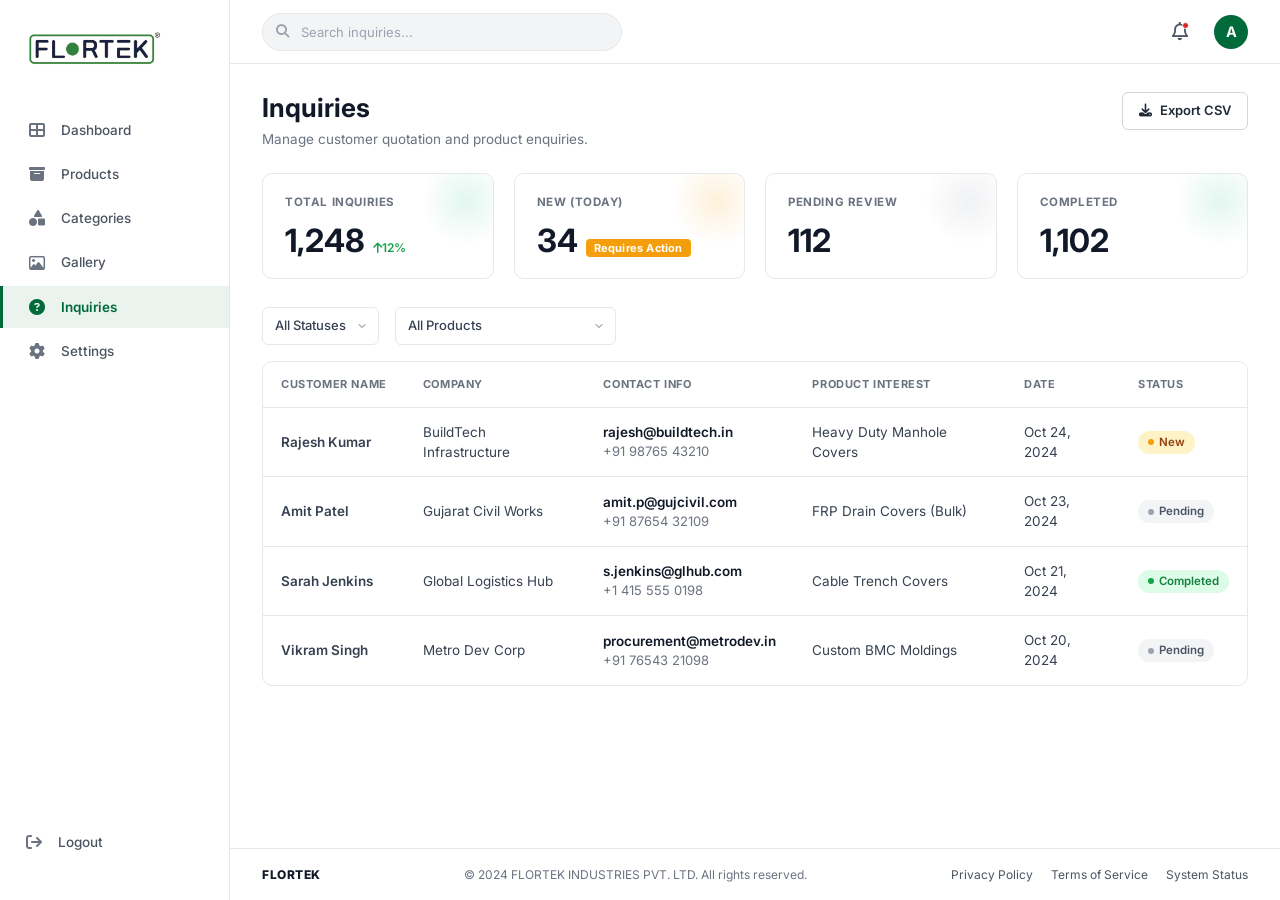
<file: admin-inquiries.html>
<!DOCTYPE html>
<html lang="en">
<head>
  <meta charset="UTF-8">
  <meta name="viewport" content="width=device-width, initial-scale=1.0">
  <title>Inquiries - FLORTEK Admin Panel</title>
  <meta name="description" content="View and manage quotation inquiries for FLORTEK admin panel.">
  <link rel="icon" type="image/svg+xml" href="images/flortek-logo.svg">

  <link href="https://cdn.jsdelivr.net/npm/bootstrap@5.3.2/dist/css/bootstrap.min.css" rel="stylesheet">

  <link rel="stylesheet" href="https://cdnjs.cloudflare.com/ajax/libs/font-awesome/6.5.1/css/all.min.css">

  <link rel="stylesheet" href="css/admin.css">
</head>
<body>

  <div class="admin-layout">

    <div class="sidebar-backdrop" id="sidebarBackdrop" aria-hidden="true"></div>

    <aside class="admin-sidebar" id="adminSidebar" aria-label="Sidebar Navigation">
      <div class="sidebar-brand-wrapper">
        <a href="admin-dashboard.html" title="FLORTEK Admin Panel">
          <img src="images/flortek-logo.svg" alt="FLORTEK Logo" class="sidebar-brand-logo">
        </a>
      </div>

      <div class="sidebar-nav-container">
        <ul class="sidebar-nav-list">
          <li class="sidebar-nav-item">
            <a href="admin-dashboard.html" class="sidebar-nav-link">
              <span class="nav-icon"><i class="fa-solid fa-table-cells-large"></i></span>
              <span>Dashboard</span>
            </a>
          </li>
          <li class="sidebar-nav-item">
            <a href="admin-products.html" class="sidebar-nav-link">
              <span class="nav-icon"><i class="fa-solid fa-box-archive"></i></span>
              <span>Products</span>
            </a>
          </li>
          <li class="sidebar-nav-item">
            <a href="admin-categories.html" class="sidebar-nav-link">
              <span class="nav-icon"><i class="fa-solid fa-shapes"></i></span>
              <span>Categories</span>
            </a>
          </li>
          <li class="sidebar-nav-item">
            <a href="admin-gallery.html" class="sidebar-nav-link">
              <span class="nav-icon"><i class="fa-regular fa-image"></i></span>
              <span>Gallery</span>
            </a>
          </li>
          <li class="sidebar-nav-item">
            <a href="admin-inquiries.html" class="sidebar-nav-link active" aria-current="page">
              <span class="nav-icon"><i class="fa-solid fa-circle-question"></i></span>
              <span>Inquiries</span>
            </a>
          </li>
          <li class="sidebar-nav-item">
            <a href="admin-settings.html" class="sidebar-nav-link">
              <span class="nav-icon"><i class="fa-solid fa-gear"></i></span>
              <span>Settings</span>
            </a>
          </li>
        </ul>

        <div class="sidebar-footer-section">
          <a href="index.html" class="logout-nav-link" title="Logout of Admin Panel">
            <span class="nav-icon"><i class="fa-solid fa-arrow-right-from-bracket"></i></span>
            <span>Logout</span>
          </a>
        </div>
      </div>
    </aside>

    <div class="admin-main-wrapper">

      <header class="admin-top-header">
        <button class="btn-sidebar-toggle me-2" id="sidebarToggleBtn" aria-label="Toggle sidebar" aria-expanded="false" aria-controls="adminSidebar">
          <i class="fa-solid fa-bars"></i>
        </button>

        <div class="header-search-box">
          <i class="fa-solid fa-magnifying-glass header-search-icon"></i>
          <input type="text" class="header-search-input" placeholder="Search inquiries..." aria-label="Search inquiries">
        </div>

        <div class="header-right-actions ms-auto">
          <a href="#notifications-modal" class="header-notification-btn" title="View Notifications" aria-label="Notifications">
            <i class="fa-regular fa-bell"></i>
            <span class="header-notification-dot"></span>
          </a>
          <div class="header-user-avatar" title="Administrator">
            A
          </div>
        </div>
      </header>

      <main class="admin-page-container">

        <div class="page-title-row d-flex flex-wrap align-items-start justify-content-between gap-3 mb-4">
          <div>
            <h1 class="page-main-title mb-1">Inquiries</h1>
            <p class="page-main-subtitle mb-0">Manage customer quotation and product enquiries.</p>
          </div>
          <div>
            <a href="#export-modal" class="btn-admin-outline">
              <i class="fa-solid fa-download"></i>
              <span>Export CSV</span>
            </a>
          </div>
        </div>

        <section class="stat-cards-grid" aria-label="Inquiry Metrics">
          <div class="stat-metric-card with-accent-green">
            <div class="stat-card-header">
              <span class="stat-card-title-caps">Total Inquiries</span>
            </div>
            <div class="stat-card-value">
              <span>1,248</span>
              <span class="stat-trend-badge"><i class="fa-solid fa-arrow-up"></i>12%</span>
            </div>
          </div>

          <div class="stat-metric-card with-accent-yellow">
            <div class="stat-card-header">
              <span class="stat-card-title-caps">New (Today)</span>
            </div>
            <div class="stat-card-value">
              <span>34</span>
              <span class="stat-action-badge">Requires Action</span>
            </div>
          </div>

          <div class="stat-metric-card with-accent-gray">
            <div class="stat-card-header">
              <span class="stat-card-title-caps">Pending Review</span>
            </div>
            <div class="stat-card-value">
              <span>112</span>
            </div>
          </div>

          <div class="stat-metric-card with-accent-green">
            <div class="stat-card-header">
              <span class="stat-card-title-caps">Completed</span>
            </div>
            <div class="stat-card-value">
              <span>1,102</span>
            </div>
          </div>
        </section>

        <div class="inquiries-filter-bar d-flex flex-column flex-sm-row gap-2 gap-sm-3 mb-3">
          <select class="filter-select" aria-label="Filter by Status">
            <option>All Statuses</option>
            <option>New</option>
            <option>Pending</option>
            <option>Completed</option>
          </select>
          <select class="filter-select" aria-label="Filter by Product">
            <option>All Products</option>
            <option>Heavy Duty Manhole Covers</option>
            <option>FRP Drain Covers (Bulk)</option>
            <option>Cable Trench Covers</option>
            <option>Custom BMC Moldings</option>
          </select>
        </div>

        <div class="admin-table-card">
          <div class="table-responsive">
            <table class="admin-data-table w-100">
              <thead>
                <tr>
                  <th>Customer Name</th>
                  <th class="d-none d-sm-table-cell">Company</th>
                  <th class="d-none d-md-table-cell">Contact Info</th>
                  <th>Product Interest</th>
                  <th class="d-none d-lg-table-cell">Date</th>
                  <th>Status</th>
                </tr>
              </thead>
              <tbody>
                <tr>
                  <td class="cell-bold">Rajesh Kumar</td>
                  <td class="d-none d-sm-table-cell">BuildTech Infrastructure</td>
                  <td class="d-none d-md-table-cell">
                    <div class="cell-bold">rajesh@buildtech.in</div>
                    <div class="cell-muted">+91 98765 43210</div>
                  </td>
                  <td>Heavy Duty Manhole Covers</td>
                  <td class="d-none d-lg-table-cell">Oct 24, 2024</td>
                  <td><span class="badge-dot badge-dot-new">New</span></td>
                </tr>
                <tr>
                  <td class="cell-bold">Amit Patel</td>
                  <td class="d-none d-sm-table-cell">Gujarat Civil Works</td>
                  <td class="d-none d-md-table-cell">
                    <div class="cell-bold">amit.p@gujcivil.com</div>
                    <div class="cell-muted">+91 87654 32109</div>
                  </td>
                  <td>FRP Drain Covers (Bulk)</td>
                  <td class="d-none d-lg-table-cell">Oct 23, 2024</td>
                  <td><span class="badge-dot badge-dot-pending">Pending</span></td>
                </tr>
                <tr>
                  <td class="cell-bold">Sarah Jenkins</td>
                  <td class="d-none d-sm-table-cell">Global Logistics Hub</td>
                  <td class="d-none d-md-table-cell">
                    <div class="cell-bold">s.jenkins@glhub.com</div>
                    <div class="cell-muted">+1 415 555 0198</div>
                  </td>
                  <td>Cable Trench Covers</td>
                  <td class="d-none d-lg-table-cell">Oct 21, 2024</td>
                  <td><span class="badge-dot badge-dot-completed">Completed</span></td>
                </tr>
                <tr>
                  <td class="cell-bold">Vikram Singh</td>
                  <td class="d-none d-sm-table-cell">Metro Dev Corp</td>
                  <td class="d-none d-md-table-cell">
                    <div class="cell-bold">procurement@metrodev.in</div>
                    <div class="cell-muted">+91 76543 21098</div>
                  </td>
                  <td>Custom BMC Moldings</td>
                  <td class="d-none d-lg-table-cell">Oct 20, 2024</td>
                  <td><span class="badge-dot badge-dot-pending">Pending</span></td>
                </tr>
              </tbody>
            </table>
          </div>
        </div>

      </main>

      <footer class="admin-bottom-footer">
        <div class="footer-brand-title">FLORTEK</div>
        <div class="footer-copyright d-none d-sm-block">&copy; 2024 FLORTEK INDUSTRIES PVT. LTD. All rights reserved.</div>
        <div class="footer-links-group">
          <a href="#">Privacy Policy</a>
          <a href="#">Terms of Service</a>
          <a href="#">System Status</a>
        </div>
      </footer>

    </div>

  </div>

  <div id="export-modal" class="css-modal-overlay">
    <div class="css-modal-dialog">
      <div class="css-modal-header">
        <h3 class="css-modal-title">Export Inquiries</h3>
        <a href="#" class="css-modal-close" aria-label="Close modal">&times;</a>
      </div>
      <form id="exportInquiriesForm" action="#" method="POST" novalidate>
        <div class="css-modal-body">
          <div class="admin-form-alert" id="exportInquiriesAlert"></div>

          <div class="admin-form-group">
            <label class="admin-form-label" for="exportDateRange">Date Range</label>
            <select id="exportDateRange" class="admin-form-select">
              <option value="all">All Time (1,248 inquiries)</option>
              <option value="30days">Last 30 Days</option>
              <option value="quarter">This Quarter</option>
              <option value="year">This Year</option>
            </select>
          </div>
          <div class="admin-form-group">
            <label class="admin-form-label">Include Fields *</label>
            <div class="form-check mb-1">
              <input class="form-check-input export-field-cb" type="checkbox" id="f1" checked>
              <label class="form-check-label small" for="f1">Customer & Company Details</label>
            </div>
            <div class="form-check mb-1">
              <input class="form-check-input export-field-cb" type="checkbox" id="f2" checked>
              <label class="form-check-label small" for="f2">Product Specifications & Quantities</label>
            </div>
            <div class="form-check">
              <input class="form-check-input export-field-cb" type="checkbox" id="f3" checked>
              <label class="form-check-label small" for="f3">Status & Timestamp Log</label>
            </div>
            <div class="admin-error-text mt-2" id="exportFieldsError"></div>
          </div>
        </div>
        <div class="css-modal-footer">
          <a href="#" class="btn-admin-outline">Cancel</a>
          <button type="submit" class="btn-admin-primary"><i class="fa-solid fa-download me-1"></i> Download CSV</button>
        </div>
      </form>
    </div>
  </div>

  <div id="toastNotification" class="toast-pill-notification">
    <i class="fa-solid fa-circle-check text-success"></i>
    <span id="toastMessage">Action completed successfully</span>
  </div>

  <script src="https://cdn.jsdelivr.net/npm/bootstrap@5.3.2/dist/js/bootstrap.bundle.min.js"></script>

  <script>
    (function () {
      var toggleBtn  = document.getElementById('sidebarToggleBtn');
      var sidebar    = document.getElementById('adminSidebar');
      var backdrop   = document.getElementById('sidebarBackdrop');

      if (!toggleBtn || !sidebar || !backdrop) return;

      function openSidebar() {
        sidebar.classList.add('sidebar-open');
        backdrop.classList.add('show');
        toggleBtn.setAttribute('aria-expanded', 'true');
        document.body.style.overflow = 'hidden';
      }

      function closeSidebar() {
        sidebar.classList.remove('sidebar-open');
        backdrop.classList.remove('show');
        toggleBtn.setAttribute('aria-expanded', 'false');
        document.body.style.overflow = '';
      }

      toggleBtn.addEventListener('click', function () {
        var isOpen = sidebar.classList.contains('sidebar-open');
        isOpen ? closeSidebar() : openSidebar();
      });

      backdrop.addEventListener('click', closeSidebar);

      sidebar.querySelectorAll('.sidebar-nav-link, .logout-nav-link').forEach(function (link) {
        link.addEventListener('click', function () {
          if (window.innerWidth < 900) closeSidebar();
        });
      });
    })();
  </script>

  <script>
    function showToast(message) {
      var toast = document.getElementById('toastNotification');
      var toastMsg = document.getElementById('toastMessage');
      if (!toast || !toastMsg) return;
      toastMsg.textContent = message;
      toast.classList.add('show');
      setTimeout(function () {
        toast.classList.remove('show');
      }, 3000);
    }

    (function () {
      var form = document.getElementById('exportInquiriesForm');
      if (!form) return;

      var checkboxes = form.querySelectorAll('.export-field-cb');
      var errorElem  = document.getElementById('exportFieldsError');
      var alertBox   = document.getElementById('exportInquiriesAlert');

      checkboxes.forEach(function (cb) {
        cb.addEventListener('change', function () {
          var anyChecked = Array.from(checkboxes).some(function (c) { return c.checked; });
          if (anyChecked) {
            errorElem.textContent = '';
            errorElem.style.display = 'none';
          }
        });
      });

      form.addEventListener('submit', function (e) {
        e.preventDefault();
        var anyChecked = Array.from(checkboxes).some(function (c) { return c.checked; });

        if (!anyChecked) {
          errorElem.textContent = 'Please select at least one field to include in the export.';
          errorElem.style.display = 'block';
          alertBox.className = 'admin-form-alert danger';
          alertBox.innerHTML = '<i class="fa-solid fa-circle-exclamation"></i> Select at least one field.';
          alertBox.style.display = 'flex';
          return;
        }

        errorElem.style.display = 'none';
        alertBox.className = 'admin-form-alert success';
        alertBox.innerHTML = '<i class="fa-solid fa-circle-check"></i> Export initiated! Your CSV is downloading...';
        alertBox.style.display = 'flex';
        showToast('CSV export generated successfully!');

        setTimeout(function () {
          alertBox.style.display = 'none';
          window.location.hash = '';
        }, 1200);
      });
    })();
  </script>

</body>
</html>
</file>
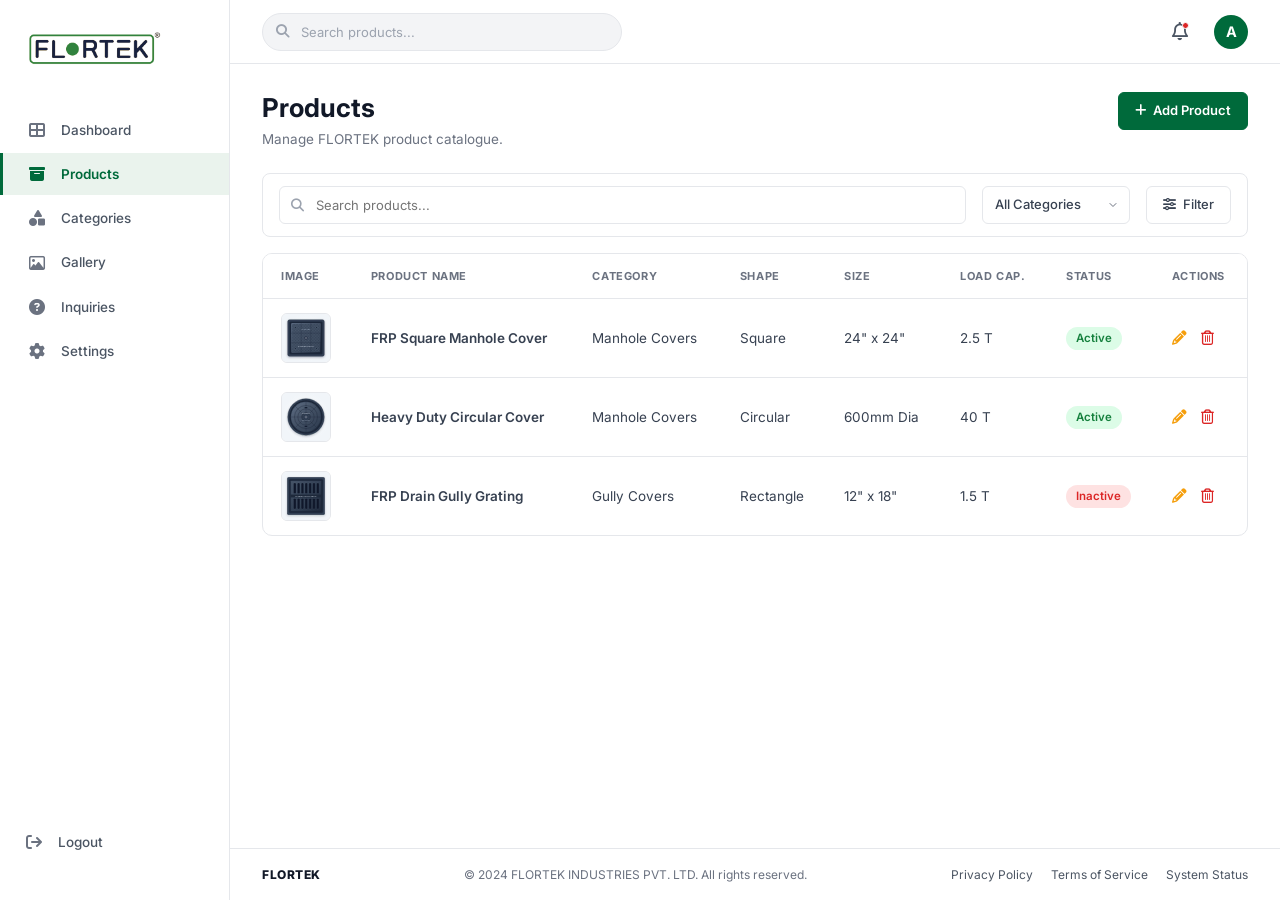
<file: admin-products.html>
<!DOCTYPE html>
<html lang="en">
<head>
  <meta charset="UTF-8">
  <meta name="viewport" content="width=device-width, initial-scale=1.0">
  <title>Products - FLORTEK Admin Panel</title>
  <meta name="description" content="Manage products catalog for FLORTEK composite industrial catalogue.">
  <link rel="icon" type="image/svg+xml" href="images/flortek-logo.svg">

  <link href="https://cdn.jsdelivr.net/npm/bootstrap@5.3.2/dist/css/bootstrap.min.css" rel="stylesheet">

  <link rel="stylesheet" href="https://cdnjs.cloudflare.com/ajax/libs/font-awesome/6.5.1/css/all.min.css">

  <link rel="stylesheet" href="css/admin.css">
</head>
<body>

  <div class="admin-layout">

    <div class="sidebar-backdrop" id="sidebarBackdrop" aria-hidden="true"></div>

    <aside class="admin-sidebar" id="adminSidebar" aria-label="Sidebar Navigation">
      <div class="sidebar-brand-wrapper">
        <a href="admin-dashboard.html" title="FLORTEK Admin Panel">
          <img src="images/flortek-logo.svg" alt="FLORTEK Logo" class="sidebar-brand-logo">
        </a>
      </div>

      <div class="sidebar-nav-container">
        <ul class="sidebar-nav-list">
          <li class="sidebar-nav-item">
            <a href="admin-dashboard.html" class="sidebar-nav-link">
              <span class="nav-icon"><i class="fa-solid fa-table-cells-large"></i></span>
              <span>Dashboard</span>
            </a>
          </li>
          <li class="sidebar-nav-item">
            <a href="admin-products.html" class="sidebar-nav-link active" aria-current="page">
              <span class="nav-icon"><i class="fa-solid fa-box-archive"></i></span>
              <span>Products</span>
            </a>
          </li>
          <li class="sidebar-nav-item">
            <a href="admin-categories.html" class="sidebar-nav-link">
              <span class="nav-icon"><i class="fa-solid fa-shapes"></i></span>
              <span>Categories</span>
            </a>
          </li>
          <li class="sidebar-nav-item">
            <a href="admin-gallery.html" class="sidebar-nav-link">
              <span class="nav-icon"><i class="fa-regular fa-image"></i></span>
              <span>Gallery</span>
            </a>
          </li>
          <li class="sidebar-nav-item">
            <a href="admin-inquiries.html" class="sidebar-nav-link">
              <span class="nav-icon"><i class="fa-solid fa-circle-question"></i></span>
              <span>Inquiries</span>
            </a>
          </li>
          <li class="sidebar-nav-item">
            <a href="admin-settings.html" class="sidebar-nav-link">
              <span class="nav-icon"><i class="fa-solid fa-gear"></i></span>
              <span>Settings</span>
            </a>
          </li>
        </ul>

        <div class="sidebar-footer-section">
          <a href="index.html" class="logout-nav-link" title="Logout of Admin Panel">
            <span class="nav-icon"><i class="fa-solid fa-arrow-right-from-bracket"></i></span>
            <span>Logout</span>
          </a>
        </div>
      </div>
    </aside>

    <div class="admin-main-wrapper">

      <header class="admin-top-header">
        <button class="btn-sidebar-toggle me-2" id="sidebarToggleBtn" aria-label="Toggle sidebar" aria-expanded="false" aria-controls="adminSidebar">
          <i class="fa-solid fa-bars"></i>
        </button>

        <div class="header-search-box">
          <i class="fa-solid fa-magnifying-glass header-search-icon"></i>
          <input type="text" class="header-search-input" placeholder="Search products..." aria-label="Search catalog">
        </div>

        <div class="header-right-actions ms-auto">
          <a href="#notifications-modal" class="header-notification-btn" title="View Notifications" aria-label="Notifications">
            <i class="fa-regular fa-bell"></i>
            <span class="header-notification-dot"></span>
          </a>
          <div class="header-user-avatar" title="Administrator">
            A
          </div>
        </div>
      </header>

      <main class="admin-page-container">

        <div class="page-title-row d-flex flex-wrap align-items-start justify-content-between gap-3 mb-4">
          <div>
            <h1 class="page-main-title mb-1">Products</h1>
            <p class="page-main-subtitle mb-0">Manage FLORTEK product catalogue.</p>
          </div>
          <div>
            <a href="#add-product-modal" class="btn-admin-primary">
              <i class="fa-solid fa-plus"></i>
              <span>Add Product</span>
            </a>
          </div>
        </div>

        <div class="table-filter-bar d-flex flex-column flex-sm-row gap-2 gap-sm-3 align-items-stretch align-items-sm-center mb-3">
          <div class="filter-search-box flex-grow-1">
            <i class="fa-solid fa-magnifying-glass filter-search-icon"></i>
            <input type="text" class="filter-search-input" placeholder="Search products..." aria-label="Search products">
          </div>
          <select class="filter-select" aria-label="Filter by Category">
            <option>All Categories</option>
            <option>Manhole Covers</option>
            <option>Gully Covers</option>
            <option>Drain Gratings</option>
          </select>
          <a href="#" class="filter-btn text-center" title="Apply Filter">
            <i class="fa-solid fa-sliders"></i>
            <span>Filter</span>
          </a>
        </div>

        <div class="admin-table-card">
          <div class="table-responsive">
            <table class="admin-data-table w-100">
              <thead>
                <tr>
                  <th>Image</th>
                  <th>Product Name</th>
                  <th>Category</th>
                  <th class="d-none d-md-table-cell">Shape</th>
                  <th class="d-none d-sm-table-cell">Size</th>
                  <th class="d-none d-lg-table-cell">Load Cap.</th>
                  <th>Status</th>
                  <th>Actions</th>
                </tr>
              </thead>
              <tbody>
                <tr>
                  <td>
                    <img src="images/frp-square-dark.svg" alt="FRP Square Manhole Cover" class="table-img-thumb">
                  </td>
                  <td class="cell-bold">FRP Square Manhole Cover</td>
                  <td>Manhole Covers</td>
                  <td class="d-none d-md-table-cell">Square</td>
                  <td class="d-none d-sm-table-cell">24" x 24"</td>
                  <td class="d-none d-lg-table-cell">2.5 T</td>
                  <td><span class="badge-status badge-active">Active</span></td>
                  <td>
                    <div class="table-actions">
                      <a href="#edit-product-modal" class="action-icon-btn action-edit" title="Edit Product">
                        <i class="fa-solid fa-pencil"></i>
                      </a>
                      <a href="#delete-product-modal" class="action-icon-btn action-delete" title="Delete Product">
                        <i class="fa-regular fa-trash-can"></i>
                      </a>
                    </div>
                  </td>
                </tr>
                <tr>
                  <td>
                    <img src="images/frp-circular-dark.svg" alt="Heavy Duty Circular Cover" class="table-img-thumb">
                  </td>
                  <td class="cell-bold">Heavy Duty Circular Cover</td>
                  <td>Manhole Covers</td>
                  <td class="d-none d-md-table-cell">Circular</td>
                  <td class="d-none d-sm-table-cell">600mm Dia</td>
                  <td class="d-none d-lg-table-cell">40 T</td>
                  <td><span class="badge-status badge-active">Active</span></td>
                  <td>
                    <div class="table-actions">
                      <a href="#edit-product-modal" class="action-icon-btn action-edit" title="Edit Product">
                        <i class="fa-solid fa-pencil"></i>
                      </a>
                      <a href="#delete-product-modal" class="action-icon-btn action-delete" title="Delete Product">
                        <i class="fa-regular fa-trash-can"></i>
                      </a>
                    </div>
                  </td>
                </tr>
                <tr>
                  <td>
                    <img src="images/frp-slotted-drain.svg" alt="FRP Drain Gully Grating" class="table-img-thumb">
                  </td>
                  <td class="cell-bold">FRP Drain Gully Grating</td>
                  <td>Gully Covers</td>
                  <td class="d-none d-md-table-cell">Rectangle</td>
                  <td class="d-none d-sm-table-cell">12" x 18"</td>
                  <td class="d-none d-lg-table-cell">1.5 T</td>
                  <td><span class="badge-status badge-inactive">Inactive</span></td>
                  <td>
                    <div class="table-actions">
                      <a href="#edit-product-modal" class="action-icon-btn action-edit" title="Edit Product">
                        <i class="fa-solid fa-pencil"></i>
                      </a>
                      <a href="#delete-product-modal" class="action-icon-btn action-delete" title="Delete Product">
                        <i class="fa-regular fa-trash-can"></i>
                      </a>
                    </div>
                  </td>
                </tr>
              </tbody>
            </table>
          </div>
        </div>

      </main>

      <footer class="admin-bottom-footer">
        <div class="footer-brand-title">FLORTEK</div>
        <div class="footer-copyright d-none d-sm-block">&copy; 2024 FLORTEK INDUSTRIES PVT. LTD. All rights reserved.</div>
        <div class="footer-links-group">
          <a href="#">Privacy Policy</a>
          <a href="#">Terms of Service</a>
          <a href="#">System Status</a>
        </div>
      </footer>

    </div>

  </div>

  <div id="add-product-modal" class="css-modal-overlay">
    <div class="css-modal-dialog">
      <div class="css-modal-header">
        <h3 class="css-modal-title">Add New Product</h3>
        <a href="#" class="css-modal-close" aria-label="Close modal">&times;</a>
      </div>
      <form id="addProductForm" action="#" method="POST" novalidate>
        <div class="css-modal-body">
          <div class="admin-form-alert" id="addProductAlert"></div>

          <div class="admin-form-group">
            <label class="admin-form-label" for="addProductName">Product Name *</label>
            <input type="text" id="addProductName" class="admin-form-input" placeholder="e.g. FRP Square Manhole Cover">
            <div class="admin-error-text" id="addProductNameError"></div>
          </div>

          <div class="admin-form-group">
            <label class="admin-form-label" for="addProductCategory">Category *</label>
            <select id="addProductCategory" class="admin-form-select">
              <option value="">-- Select Category --</option>
              <option value="Manhole Covers">Manhole Covers</option>
              <option value="Gully Covers">Gully Covers</option>
              <option value="Drain Gratings">Drain Gratings</option>
              <option value="Custom Moldings">Custom Moldings</option>
            </select>
            <div class="admin-error-text" id="addProductCategoryError"></div>
          </div>

          <div class="row g-2">
            <div class="col-6 admin-form-group">
              <label class="admin-form-label" for="addProductShape">Shape *</label>
              <input type="text" id="addProductShape" class="admin-form-input" placeholder="e.g. Square, Circular">
              <div class="admin-error-text" id="addProductShapeError"></div>
            </div>
            <div class="col-6 admin-form-group">
              <label class="admin-form-label" for="addProductDimensions">Dimensions / Size *</label>
              <input type="text" id="addProductDimensions" class="admin-form-input" placeholder="e.g. 600 x 600 mm">
              <div class="admin-error-text" id="addProductDimensionsError"></div>
            </div>
          </div>

          <div class="row g-2">
            <div class="col-6 admin-form-group">
              <label class="admin-form-label" for="addProductCapacity">Load Capacity *</label>
              <input type="text" id="addProductCapacity" class="admin-form-input" placeholder="e.g. 2.5 T / 40 T">
              <div class="admin-error-text" id="addProductCapacityError"></div>
            </div>
            <div class="col-6 admin-form-group">
              <label class="admin-form-label" for="addProductStatus">Status *</label>
              <select id="addProductStatus" class="admin-form-select">
                <option value="Active">Active</option>
                <option value="Inactive">Inactive</option>
              </select>
              <div class="admin-error-text" id="addProductStatusError"></div>
            </div>
          </div>

          <div class="admin-form-group">
            <label class="admin-form-label" for="addProductImage">Product Image File</label>
            <input type="file" id="addProductImage" class="admin-form-input" accept="image/*">
            <div class="admin-error-text" id="addProductImageError"></div>
          </div>
        </div>
        <div class="css-modal-footer">
          <a href="#" class="btn-admin-outline">Cancel</a>
          <button type="submit" class="btn-admin-primary">Create Product</button>
        </div>
      </form>
    </div>
  </div>

  <div id="edit-product-modal" class="css-modal-overlay">
    <div class="css-modal-dialog">
      <div class="css-modal-header">
        <h3 class="css-modal-title">Edit Product Details</h3>
        <a href="#" class="css-modal-close" aria-label="Close modal">&times;</a>
      </div>
      <form id="editProductForm" action="#" method="POST" novalidate>
        <div class="css-modal-body">
          <div class="admin-form-alert" id="editProductAlert"></div>

          <div class="admin-form-group">
            <label class="admin-form-label" for="editProductName">Product Name *</label>
            <input type="text" id="editProductName" class="admin-form-input" value="FRP Square Manhole Cover">
            <div class="admin-error-text" id="editProductNameError"></div>
          </div>

          <div class="admin-form-group">
            <label class="admin-form-label" for="editProductCategory">Category *</label>
            <select id="editProductCategory" class="admin-form-select">
              <option value="Manhole Covers" selected>Manhole Covers</option>
              <option value="Gully Covers">Gully Covers</option>
              <option value="Drain Gratings">Drain Gratings</option>
              <option value="Custom Moldings">Custom Moldings</option>
            </select>
            <div class="admin-error-text" id="editProductCategoryError"></div>
          </div>

          <div class="row g-2">
            <div class="col-6 admin-form-group">
              <label class="admin-form-label" for="editProductShape">Shape *</label>
              <input type="text" id="editProductShape" class="admin-form-input" value="Square">
              <div class="admin-error-text" id="editProductShapeError"></div>
            </div>
            <div class="col-6 admin-form-group">
              <label class="admin-form-label" for="editProductDimensions">Dimensions / Size *</label>
              <input type="text" id="editProductDimensions" class="admin-form-input" value="24&quot; x 24&quot;">
              <div class="admin-error-text" id="editProductDimensionsError"></div>
            </div>
          </div>

          <div class="row g-2">
            <div class="col-6 admin-form-group">
              <label class="admin-form-label" for="editProductCapacity">Load Capacity *</label>
              <input type="text" id="editProductCapacity" class="admin-form-input" value="2.5 T">
              <div class="admin-error-text" id="editProductCapacityError"></div>
            </div>
            <div class="col-6 admin-form-group">
              <label class="admin-form-label" for="editProductStatus">Status *</label>
              <select id="editProductStatus" class="admin-form-select">
                <option value="Active" selected>Active</option>
                <option value="Inactive">Inactive</option>
              </select>
              <div class="admin-error-text" id="editProductStatusError"></div>
            </div>
          </div>
        </div>
        <div class="css-modal-footer">
          <a href="#" class="btn-admin-outline">Cancel</a>
          <button type="submit" class="btn-admin-primary">Update Product</button>
        </div>
      </form>
    </div>
  </div>

  <div id="delete-product-modal" class="css-modal-overlay">
    <div class="css-modal-dialog">
      <div class="css-modal-header">
        <h3 class="css-modal-title">Delete Product</h3>
        <a href="#" class="css-modal-close" aria-label="Close modal">&times;</a>
      </div>
      <div class="css-modal-body">
        <p class="text-secondary mb-0">Are you sure you want to remove this product from the catalogue? This action cannot be undone.</p>
      </div>
      <div class="css-modal-footer">
        <a href="#" class="btn-admin-outline">Cancel</a>
        <button type="button" id="btnConfirmDeleteProduct" class="btn btn-danger btn-sm px-3 fw-semibold">Delete</button>
      </div>
    </div>
  </div>

  <div id="toastNotification" class="toast-pill-notification">
    <i class="fa-solid fa-circle-check text-success"></i>
    <span id="toastMessage">Action completed successfully</span>
  </div>

  <script src="https://cdn.jsdelivr.net/npm/bootstrap@5.3.2/dist/js/bootstrap.bundle.min.js"></script>

  <script>
    (function () {
      var toggleBtn  = document.getElementById('sidebarToggleBtn');
      var sidebar    = document.getElementById('adminSidebar');
      var backdrop   = document.getElementById('sidebarBackdrop');

      if (!toggleBtn || !sidebar || !backdrop) return;

      function openSidebar() {
        sidebar.classList.add('sidebar-open');
        backdrop.classList.add('show');
        toggleBtn.setAttribute('aria-expanded', 'true');
        document.body.style.overflow = 'hidden';
      }

      function closeSidebar() {
        sidebar.classList.remove('sidebar-open');
        backdrop.classList.remove('show');
        toggleBtn.setAttribute('aria-expanded', 'false');
        document.body.style.overflow = '';
      }

      toggleBtn.addEventListener('click', function () {
        var isOpen = sidebar.classList.contains('sidebar-open');
        isOpen ? closeSidebar() : openSidebar();
      });

      backdrop.addEventListener('click', closeSidebar);

      sidebar.querySelectorAll('.sidebar-nav-link, .logout-nav-link').forEach(function (link) {
        link.addEventListener('click', function () {
          if (window.innerWidth < 900) closeSidebar();
        });
      });
    })();
  </script>

  <script>
    function showToast(message) {
      var toast = document.getElementById('toastNotification');
      var toastMsg = document.getElementById('toastMessage');
      if (!toast || !toastMsg) return;
      toastMsg.textContent = message;
      toast.classList.add('show');
      setTimeout(function () {
        toast.classList.remove('show');
      }, 3000);
    }

    function setFieldError(input, errorElem, message) {
      input.classList.remove('is-valid');
      input.classList.add('is-invalid');
      input.classList.remove('field-shake');
      void input.offsetWidth;
      input.classList.add('field-shake');
      if (errorElem) {
        errorElem.textContent = message;
        errorElem.style.display = 'block';
      }
    }

    function clearFieldError(input, errorElem) {
      input.classList.remove('is-invalid');
      input.classList.remove('field-shake');
      input.classList.add('is-valid');
      if (errorElem) {
        errorElem.textContent = '';
        errorElem.style.display = 'none';
      }
    }

    (function () {
      var form = document.getElementById('addProductForm');
      if (!form) return;

      var nameInput = document.getElementById('addProductName');
      var nameError = document.getElementById('addProductNameError');
      var catSelect = document.getElementById('addProductCategory');
      var catError = document.getElementById('addProductCategoryError');
      var shapeInput = document.getElementById('addProductShape');
      var shapeError = document.getElementById('addProductShapeError');
      var dimInput = document.getElementById('addProductDimensions');
      var dimError = document.getElementById('addProductDimensionsError');
      var capInput = document.getElementById('addProductCapacity');
      var capError = document.getElementById('addProductCapacityError');
      var imgInput = document.getElementById('addProductImage');
      var imgError = document.getElementById('addProductImageError');
      var alertBox = document.getElementById('addProductAlert');

      nameInput.addEventListener('input', function () { if (nameInput.value.trim().length >= 3) clearFieldError(nameInput, nameError); });
      catSelect.addEventListener('change', function () { if (catSelect.value !== '') clearFieldError(catSelect, catError); });
      shapeInput.addEventListener('input', function () { if (shapeInput.value.trim().length >= 2) clearFieldError(shapeInput, shapeError); });
      dimInput.addEventListener('input', function () { if (dimInput.value.trim().length >= 3) clearFieldError(dimInput, dimError); });
      capInput.addEventListener('input', function () { if (capInput.value.trim().length >= 2) clearFieldError(capInput, capError); });

      form.addEventListener('submit', function (e) {
        e.preventDefault();
        var isValid = true;

        if (nameInput.value.trim() === '') {
          setFieldError(nameInput, nameError, 'Product name is required.');
          isValid = false;
        } else if (nameInput.value.trim().length < 3) {
          setFieldError(nameInput, nameError, 'Product name must be at least 3 characters.');
          isValid = false;
        } else {
          clearFieldError(nameInput, nameError);
        }

        if (catSelect.value === '') {
          setFieldError(catSelect, catError, 'Please select a product category.');
          isValid = false;
        } else {
          clearFieldError(catSelect, catError);
        }

        if (shapeInput.value.trim() === '') {
          setFieldError(shapeInput, shapeError, 'Shape is required (e.g. Square, Circular).');
          isValid = false;
        } else if (shapeInput.value.trim().length < 2) {
          setFieldError(shapeInput, shapeError, 'Shape must be at least 2 characters.');
          isValid = false;
        } else {
          clearFieldError(shapeInput, shapeError);
        }

        if (dimInput.value.trim() === '') {
          setFieldError(dimInput, dimError, 'Dimensions / size are required (e.g. 600 x 600 mm).');
          isValid = false;
        } else if (dimInput.value.trim().length < 3) {
          setFieldError(dimInput, dimError, 'Please enter valid dimensions.');
          isValid = false;
        } else {
          clearFieldError(dimInput, dimError);
        }

        if (capInput.value.trim() === '') {
          setFieldError(capInput, capError, 'Load capacity is required (e.g. 2.5 T / 40 T).');
          isValid = false;
        } else if (capInput.value.trim().length < 2) {
          setFieldError(capInput, capError, 'Please enter a valid capacity.');
          isValid = false;
        } else {
          clearFieldError(capInput, capError);
        }

        if (imgInput.files && imgInput.files.length > 0) {
          var fileName = imgInput.files[0].name.toLowerCase();
          var validExts = ['.jpg', '.jpeg', '.png', '.webp', '.svg'];
          var hasValidExt = validExts.some(function (ext) { return fileName.endsWith(ext); });
          if (!hasValidExt) {
            setFieldError(imgInput, imgError, 'Only JPG, PNG, WEBP, or SVG image files are allowed.');
            isValid = false;
          } else {
            clearFieldError(imgInput, imgError);
          }
        }

        if (!isValid) {
          alertBox.className = 'admin-form-alert danger';
          alertBox.innerHTML = '<i class="fa-solid fa-circle-exclamation"></i> Please fill in all required fields properly.';
          alertBox.style.display = 'flex';
          return;
        }

        alertBox.className = 'admin-form-alert success';
        alertBox.innerHTML = '<i class="fa-solid fa-circle-check"></i> Product created successfully!';
        alertBox.style.display = 'flex';
        showToast('New product added successfully!');

        setTimeout(function () {
          form.reset();
          form.querySelectorAll('.is-valid, .is-invalid').forEach(function (el) {
            el.classList.remove('is-valid', 'is-invalid');
          });
          alertBox.style.display = 'none';
          window.location.hash = '';
        }, 1200);
      });
    })();

    (function () {
      var form = document.getElementById('editProductForm');
      if (!form) return;

      var nameInput = document.getElementById('editProductName');
      var nameError = document.getElementById('editProductNameError');
      var catSelect = document.getElementById('editProductCategory');
      var catError = document.getElementById('editProductCategoryError');
      var shapeInput = document.getElementById('editProductShape');
      var shapeError = document.getElementById('editProductShapeError');
      var dimInput = document.getElementById('editProductDimensions');
      var dimError = document.getElementById('editProductDimensionsError');
      var capInput = document.getElementById('editProductCapacity');
      var capError = document.getElementById('editProductCapacityError');
      var alertBox = document.getElementById('editProductAlert');

      nameInput.addEventListener('input', function () { if (nameInput.value.trim().length >= 3) clearFieldError(nameInput, nameError); });
      catSelect.addEventListener('change', function () { if (catSelect.value !== '') clearFieldError(catSelect, catError); });
      shapeInput.addEventListener('input', function () { if (shapeInput.value.trim().length >= 2) clearFieldError(shapeInput, shapeError); });
      dimInput.addEventListener('input', function () { if (dimInput.value.trim().length >= 3) clearFieldError(dimInput, dimError); });
      capInput.addEventListener('input', function () { if (capInput.value.trim().length >= 2) clearFieldError(capInput, capError); });

      form.addEventListener('submit', function (e) {
        e.preventDefault();
        var isValid = true;

        if (nameInput.value.trim() === '') {
          setFieldError(nameInput, nameError, 'Product name is required.');
          isValid = false;
        } else if (nameInput.value.trim().length < 3) {
          setFieldError(nameInput, nameError, 'Product name must be at least 3 characters.');
          isValid = false;
        } else {
          clearFieldError(nameInput, nameError);
        }

        if (catSelect.value === '') {
          setFieldError(catSelect, catError, 'Please select a valid category.');
          isValid = false;
        } else {
          clearFieldError(catSelect, catError);
        }

        if (shapeInput.value.trim() === '') {
          setFieldError(shapeInput, shapeError, 'Shape is required.');
          isValid = false;
        } else {
          clearFieldError(shapeInput, shapeError);
        }

        if (dimInput.value.trim() === '') {
          setFieldError(dimInput, dimError, 'Dimensions / size are required.');
          isValid = false;
        } else {
          clearFieldError(dimInput, dimError);
        }

        if (capInput.value.trim() === '') {
          setFieldError(capInput, capError, 'Load capacity is required.');
          isValid = false;
        } else {
          clearFieldError(capInput, capError);
        }

        if (!isValid) {
          alertBox.className = 'admin-form-alert danger';
          alertBox.innerHTML = '<i class="fa-solid fa-circle-exclamation"></i> Please correct the highlighted errors.';
          alertBox.style.display = 'flex';
          return;
        }

        alertBox.className = 'admin-form-alert success';
        alertBox.innerHTML = '<i class="fa-solid fa-circle-check"></i> Product details updated successfully!';
        alertBox.style.display = 'flex';
        showToast('Product updated successfully!');

        setTimeout(function () {
          alertBox.style.display = 'none';
          window.location.hash = '';
        }, 1200);
      });
    })();

    (function () {
      var btn = document.getElementById('btnConfirmDeleteProduct');
      if (!btn) return;
      btn.addEventListener('click', function () {
        showToast('Product removed from catalog.');
        setTimeout(function () {
          window.location.hash = '';
        }, 600);
      });
    })();
  </script>

</body>
</html>
</file>
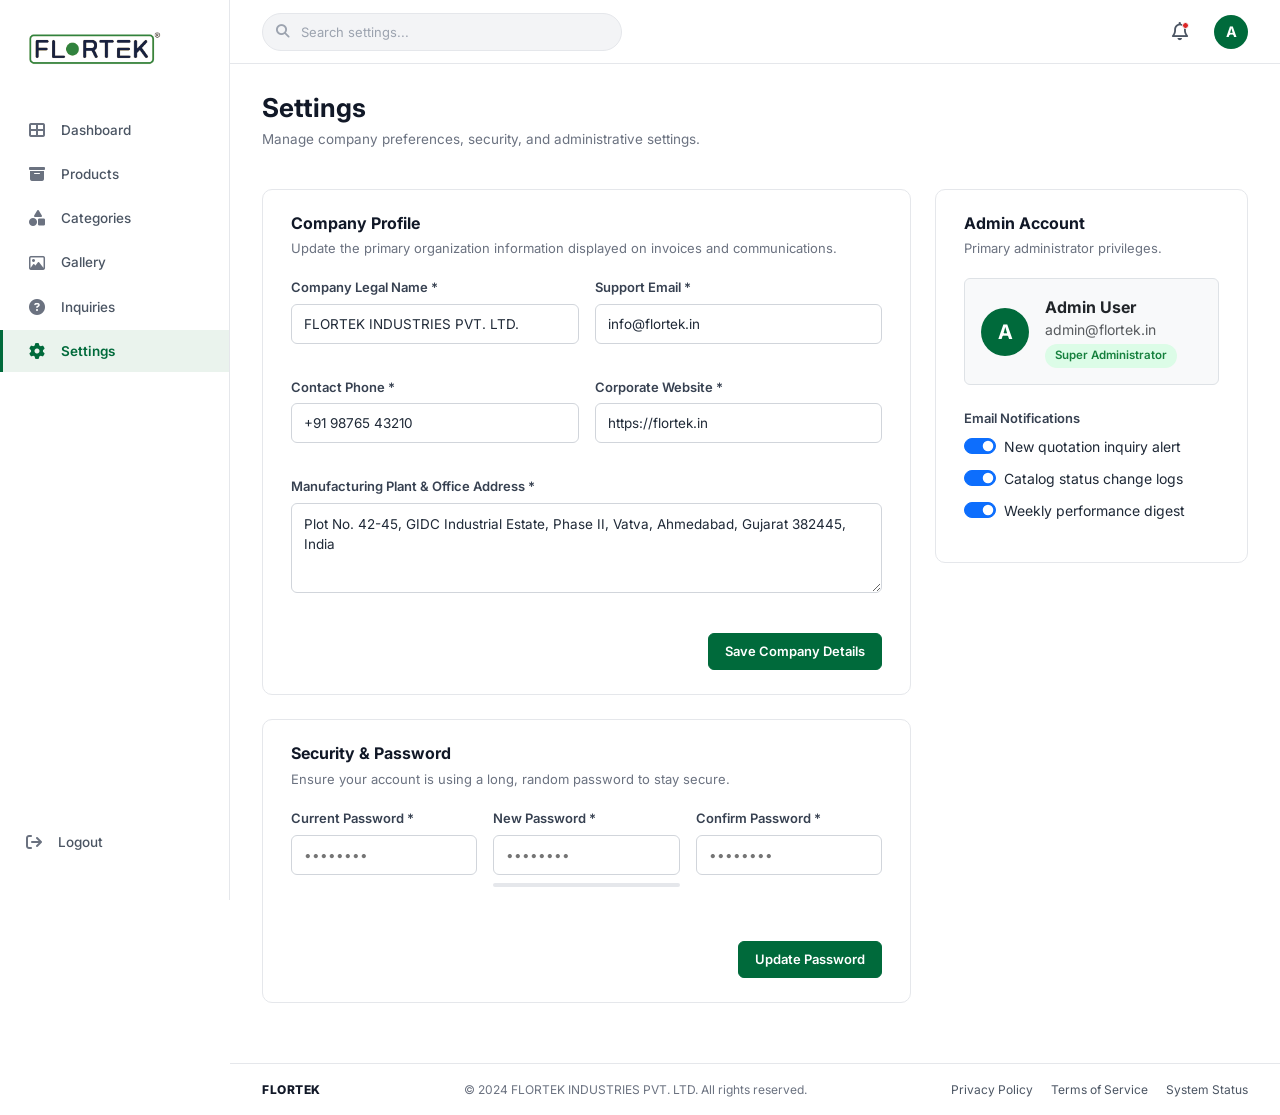
<file: admin-settings.html>
<!DOCTYPE html>
<html lang="en">
<head>
  <meta charset="UTF-8">
  <meta name="viewport" content="width=device-width, initial-scale=1.0">
  <title>Settings - FLORTEK Admin Panel</title>
  <meta name="description" content="Configure settings, company preferences, and user security for FLORTEK admin panel.">
  <link rel="icon" type="image/svg+xml" href="images/flortek-logo.svg">

  <link href="https://cdn.jsdelivr.net/npm/bootstrap@5.3.2/dist/css/bootstrap.min.css" rel="stylesheet">

  <link rel="stylesheet" href="https://cdnjs.cloudflare.com/ajax/libs/font-awesome/6.5.1/css/all.min.css">

  <link rel="stylesheet" href="css/admin.css">

  <style>

    .admin-form-input.is-invalid,
    .admin-form-textarea.is-invalid {
      border-color: #dc2626 !important;
      background-color: #fef2f2 !important;
    }

    .admin-form-input.is-valid,
    .admin-form-textarea.is-valid {
      border-color: #16a34a !important;
    }

    .admin-error-text {
      color: #dc2626;
      font-size: 11.5px;
      font-weight: 500;
      margin-top: 4px;
      display: none;
    }

    .field-shake {
      animation: fieldShake 0.35s ease-in-out;
    }

    @keyframes fieldShake {
      0%, 100% { transform: translateX(0); }
      20%, 60% { transform: translateX(-5px); }
      40%, 80% { transform: translateX(5px); }
    }

    .admin-form-alert {
      padding: 12px 16px;
      border-radius: 6px;
      margin-bottom: 20px;
      font-size: 13px;
      font-weight: 500;
      display: none;
      align-items: center;
      gap: 10px;
      transition: all 0.3s ease;
    }

    .admin-form-alert.success {
      background-color: #ecfdf5;
      color: #065f46;
      border: 1px solid #a7f3d0;
      display: flex;
    }

    .admin-form-alert.danger {
      background-color: #fef2f2;
      color: #991b1b;
      border: 1px solid #fecaca;
      display: flex;
    }

    .password-strength-meter {
      height: 4px;
      border-radius: 2px;
      background-color: #e5e7eb;
      margin-top: 8px;
      overflow: hidden;
    }

    .password-strength-bar {
      height: 100%;
      width: 0%;
      transition: width 0.3s ease, background-color 0.3s ease;
    }

    .password-hint {
      font-size: 11px;
      color: #6b7280;
      margin-top: 4px;
      min-height: 16px;
    }

    .toast-pill-notification {
      position: fixed;
      bottom: 24px;
      right: 24px;
      background-color: #111827;
      color: #ffffff;
      padding: 12px 20px;
      border-radius: 8px;
      font-size: 13px;
      font-weight: 600;
      display: flex;
      align-items: center;
      gap: 10px;
      box-shadow: 0 10px 25px rgba(0,0,0,0.15);
      z-index: 99999;
      opacity: 0;
      transform: translateY(20px);
      transition: all 0.3s ease;
      pointer-events: none;
    }

    .toast-pill-notification.show {
      opacity: 1;
      transform: translateY(0);
    }
  </style>
</head>
<body>

  <div class="admin-layout">

    <div class="sidebar-backdrop" id="sidebarBackdrop" aria-hidden="true"></div>

    <aside class="admin-sidebar" id="adminSidebar" aria-label="Sidebar Navigation">
      <div class="sidebar-brand-wrapper">
        <a href="admin-dashboard.html" title="FLORTEK Admin Panel">
          <img src="images/flortek-logo.svg" alt="FLORTEK Logo" class="sidebar-brand-logo">
        </a>
      </div>

      <div class="sidebar-nav-container">
        <ul class="sidebar-nav-list">
          <li class="sidebar-nav-item">
            <a href="admin-dashboard.html" class="sidebar-nav-link">
              <span class="nav-icon"><i class="fa-solid fa-table-cells-large"></i></span>
              <span>Dashboard</span>
            </a>
          </li>
          <li class="sidebar-nav-item">
            <a href="admin-products.html" class="sidebar-nav-link">
              <span class="nav-icon"><i class="fa-solid fa-box-archive"></i></span>
              <span>Products</span>
            </a>
          </li>
          <li class="sidebar-nav-item">
            <a href="admin-categories.html" class="sidebar-nav-link">
              <span class="nav-icon"><i class="fa-solid fa-shapes"></i></span>
              <span>Categories</span>
            </a>
          </li>
          <li class="sidebar-nav-item">
            <a href="admin-gallery.html" class="sidebar-nav-link">
              <span class="nav-icon"><i class="fa-regular fa-image"></i></span>
              <span>Gallery</span>
            </a>
          </li>
          <li class="sidebar-nav-item">
            <a href="admin-inquiries.html" class="sidebar-nav-link">
              <span class="nav-icon"><i class="fa-solid fa-circle-question"></i></span>
              <span>Inquiries</span>
            </a>
          </li>
          <li class="sidebar-nav-item">
            <a href="admin-settings.html" class="sidebar-nav-link active">
              <span class="nav-icon"><i class="fa-solid fa-gear"></i></span>
              <span>Settings</span>
            </a>
          </li>
        </ul>

        <div class="sidebar-footer-section">
          <a href="index.html" class="logout-nav-link" title="Logout of Admin Panel">
            <span class="nav-icon"><i class="fa-solid fa-arrow-right-from-bracket"></i></span>
            <span>Logout</span>
          </a>
        </div>
      </div>
    </aside>

    <div class="admin-main-wrapper">

      <header class="admin-top-header">
        <button class="btn-sidebar-toggle me-2" id="sidebarToggleBtn" aria-label="Toggle sidebar" aria-expanded="false" aria-controls="adminSidebar">
          <i class="fa-solid fa-bars"></i>
        </button>

        <div class="header-search-box">
          <i class="fa-solid fa-magnifying-glass header-search-icon"></i>
          <input type="text" class="header-search-input" placeholder="Search settings..." aria-label="Search settings">
        </div>

        <div class="header-right-actions ms-auto">
          <a href="#notifications-modal" class="header-notification-btn" title="View Notifications" aria-label="Notifications">
            <i class="fa-regular fa-bell"></i>
            <span class="header-notification-dot"></span>
          </a>
          <div class="header-user-avatar" title="Administrator">
            A
          </div>
        </div>
      </header>

      <main class="admin-page-container">

        <div class="page-title-row d-flex flex-wrap align-items-start justify-content-between gap-3 mb-4">
          <div>
            <h1 class="page-main-title">Settings</h1>
            <p class="page-main-subtitle">Manage company preferences, security, and administrative settings.</p>
          </div>
        </div>

        <div class="row g-4">
          <div class="col-lg-8">

            <div class="settings-section-card">
              <h2 class="settings-section-title">Company Profile</h2>
              <p class="settings-section-desc">Update the primary organization information displayed on invoices and communications.</p>

              <div id="companyAlert" class="admin-form-alert" role="alert"></div>

              <form id="companyProfileForm" action="#" method="POST" novalidate>
                <div class="row g-3">
                  <div class="col-md-6 admin-form-group">
                    <label class="admin-form-label" for="companyLegalName">Company Legal Name *</label>
                    <input type="text" id="companyLegalName" name="companyLegalName" class="admin-form-input" value="FLORTEK INDUSTRIES PVT. LTD." required>
                    <div class="admin-error-text" id="companyNameError"></div>
                  </div>
                  <div class="col-md-6 admin-form-group">
                    <label class="admin-form-label" for="supportEmail">Support Email *</label>
                    <input type="email" id="supportEmail" name="supportEmail" class="admin-form-input" value="info@flortek.in" required>
                    <div class="admin-error-text" id="supportEmailError"></div>
                  </div>
                  <div class="col-md-6 admin-form-group">
                    <label class="admin-form-label" for="contactPhone">Contact Phone *</label>
                    <input type="text" id="contactPhone" name="contactPhone" class="admin-form-input" value="+91 98765 43210" required>
                    <div class="admin-error-text" id="contactPhoneError"></div>
                  </div>
                  <div class="col-md-6 admin-form-group">
                    <label class="admin-form-label" for="corporateWebsite">Corporate Website *</label>
                    <input type="url" id="corporateWebsite" name="corporateWebsite" class="admin-form-input" value="https://flortek.in" required>
                    <div class="admin-error-text" id="corporateWebsiteError"></div>
                  </div>
                  <div class="col-12 admin-form-group">
                    <label class="admin-form-label" for="officeAddress">Manufacturing Plant &amp; Office Address *</label>
                    <textarea id="officeAddress" name="officeAddress" class="admin-form-textarea" required>Plot No. 42-45, GIDC Industrial Estate, Phase II, Vatva, Ahmedabad, Gujarat 382445, India</textarea>
                    <div class="admin-error-text" id="officeAddressError"></div>
                  </div>
                </div>
                <div class="mt-3 text-end">
                  <button type="submit" class="btn-admin-primary">Save Company Details</button>
                </div>
              </form>
            </div>

            <div class="settings-section-card">
              <h2 class="settings-section-title">Security &amp; Password</h2>
              <p class="settings-section-desc">Ensure your account is using a long, random password to stay secure.</p>

              <div id="passwordAlert" class="admin-form-alert" role="alert"></div>

              <form id="passwordForm" action="#" method="POST" novalidate>
                <div class="row g-3">
                  <div class="col-md-4 admin-form-group">
                    <label class="admin-form-label" for="currentPassword">Current Password *</label>
                    <input type="password" id="currentPassword" name="currentPassword" class="admin-form-input" placeholder="••••••••" required>
                    <div class="admin-error-text" id="currentPassError"></div>
                  </div>
                  <div class="col-md-4 admin-form-group">
                    <label class="admin-form-label" for="newPassword">New Password *</label>
                    <input type="password" id="newPassword" name="newPassword" class="admin-form-input" placeholder="••••••••" required>
                    <div class="password-strength-meter">
                      <div id="passwordStrengthBar" class="password-strength-bar"></div>
                    </div>
                    <div id="passwordStrengthText" class="password-hint"></div>
                    <div class="admin-error-text" id="newPassError"></div>
                  </div>
                  <div class="col-md-4 admin-form-group">
                    <label class="admin-form-label" for="confirmPassword">Confirm Password *</label>
                    <input type="password" id="confirmPassword" name="confirmPassword" class="admin-form-input" placeholder="••••••••" required>
                    <div class="admin-error-text" id="confirmPassError"></div>
                  </div>
                </div>
                <div class="mt-3 text-end">
                  <button type="submit" class="btn-admin-primary">Update Password</button>
                </div>
              </form>
            </div>

          </div>

          <div class="col-lg-4">

            <div class="settings-section-card">
              <h2 class="settings-section-title">Admin Account</h2>
              <p class="settings-section-desc">Primary administrator privileges.</p>

              <div class="d-flex align-items-center gap-3 mb-4 p-3 bg-light rounded-2 border">
                <div class="header-user-avatar" style="width: 48px; height: 48px; font-size: 20px;">
                  A
                </div>
                <div>
                  <div class="fw-bold text-dark">Admin User</div>
                  <div class="small text-muted">admin@flortek.in</div>
                  <span class="badge-status badge-active mt-1">Super Administrator</span>
                </div>
              </div>

              <div class="mb-3">
                <label class="admin-form-label">Email Notifications</label>
                <div class="form-check form-switch mb-2">
                  <input class="form-check-input" type="checkbox" id="n1" checked>
                  <label class="form-check-label small" for="n1">New quotation inquiry alert</label>
                </div>
                <div class="form-check form-switch mb-2">
                  <input class="form-check-input" type="checkbox" id="n2" checked>
                  <label class="form-check-label small" for="n2">Catalog status change logs</label>
                </div>
                <div class="form-check form-switch">
                  <input class="form-check-input" type="checkbox" id="n3" checked>
                  <label class="form-check-label small" for="n3">Weekly performance digest</label>
                </div>
              </div>
            </div>

          </div>
        </div>

      </main>

      <footer class="admin-bottom-footer">
        <div class="footer-brand-title">FLORTEK</div>
        <div class="footer-copyright d-none d-sm-block">&copy; 2024 FLORTEK INDUSTRIES PVT. LTD. All rights reserved.</div>
        <div class="footer-links-group">
          <a href="#">Privacy Policy</a>
          <a href="#">Terms of Service</a>
          <a href="#">System Status</a>
        </div>
      </footer>

    </div>

  </div>

  <div id="toastPill" class="toast-pill-notification" role="status" aria-live="polite"></div>

  <script src="https://cdn.jsdelivr.net/npm/bootstrap@5.3.2/dist/js/bootstrap.bundle.min.js"></script>

  <script>
    (function () {
      var toggleBtn  = document.getElementById('sidebarToggleBtn');
      var sidebar    = document.getElementById('adminSidebar');
      var backdrop   = document.getElementById('sidebarBackdrop');

      if (!toggleBtn || !sidebar || !backdrop) return;

      function openSidebar() {
        sidebar.classList.add('sidebar-open');
        backdrop.classList.add('show');
        toggleBtn.setAttribute('aria-expanded', 'true');
        document.body.style.overflow = 'hidden';
      }

      function closeSidebar() {
        sidebar.classList.remove('sidebar-open');
        backdrop.classList.remove('show');
        toggleBtn.setAttribute('aria-expanded', 'false');
        document.body.style.overflow = '';
      }

      toggleBtn.addEventListener('click', function () {
        var isOpen = sidebar.classList.contains('sidebar-open');
        isOpen ? closeSidebar() : openSidebar();
      });

      backdrop.addEventListener('click', closeSidebar);

      sidebar.querySelectorAll('.sidebar-nav-link, .logout-nav-link').forEach(function (link) {
        link.addEventListener('click', function () {
          if (window.innerWidth < 900) closeSidebar();
        });
      });
    })();
  </script>

  <script>
    'use strict';

    function showToast(icon, message, bgColor) {
      var toast = document.getElementById('toastPill');
      toast.style.backgroundColor = bgColor || '#111827';
      toast.innerHTML = '<i class="' + icon + '"></i> ' + message;
      toast.classList.add('show');
      setTimeout(function () {
        toast.classList.remove('show');
      }, 3000);
    }

    function setInvalid(field, errorEl, message) {
      field.classList.remove('is-valid');
      field.classList.add('is-invalid');
      errorEl.textContent = message;
      errorEl.style.display = 'block';

      field.classList.remove('field-shake');
      void field.offsetWidth;
      field.classList.add('field-shake');
    }

    function setValid(field, errorEl) {
      field.classList.remove('is-invalid', 'field-shake');
      field.classList.add('is-valid');
      errorEl.style.display = 'none';
      errorEl.textContent = '';
    }

    function resetField(field, errorEl) {
      field.classList.remove('is-invalid', 'is-valid', 'field-shake');
      errorEl.style.display = 'none';
      errorEl.textContent = '';
    }

    function showAlert(alertEl, type, iconClass, message) {
      alertEl.className = 'admin-form-alert ' + type;
      alertEl.innerHTML = '<i class="' + iconClass + '"></i> ' + message;
      alertEl.style.display = 'flex';
    }

    function hideAlert(alertEl) {
      alertEl.style.display = 'none';
      alertEl.className = 'admin-form-alert';
      alertEl.innerHTML = '';
    }

    function isValidEmail(val) {
      return /^[^\s@]+@[^\s@]+\.[^\s@]{2,}$/.test(val.trim());
    }

    function isValidPhone(val) {

      return /^[\+]?[\d\s\-\(\)]{7,16}$/.test(val.trim());
    }

    function isValidURL(val) {
      try {
        var url = new URL(val.trim());
        return url.protocol === 'http:' || url.protocol === 'https:';
      } catch (_) {
        return false;
      }
    }

    var STRENGTH_CONFIG = [
      { label: 'Too short',  color: '#ef4444', width: '15%'  },
      { label: 'Weak',       color: '#f97316', width: '30%'  },
      { label: 'Fair',       color: '#eab308', width: '55%'  },
      { label: 'Good',       color: '#22c55e', width: '75%'  },
      { label: 'Strong',     color: '#16a34a', width: '100%' }
    ];

    function calcPasswordStrength(pwd) {
      if (pwd.length < 6) return 0;
      var score = 1;
      if (pwd.length >= 10) score++;
      if (/[A-Z]/.test(pwd)) score++;
      if (/[0-9]/.test(pwd)) score++;
      if (/[^A-Za-z0-9]/.test(pwd)) score++;
      return Math.min(score, 4);
    }

    function updateStrengthMeter(pwd) {
      var bar  = document.getElementById('passwordStrengthBar');
      var hint = document.getElementById('passwordStrengthText');

      if (!pwd) {
        bar.style.width = '0%';
        bar.style.backgroundColor = '';
        hint.textContent = '';
        return;
      }

      var level  = calcPasswordStrength(pwd);
      var config = STRENGTH_CONFIG[level];
      bar.style.width           = config.width;
      bar.style.backgroundColor = config.color;
      hint.textContent          = config.label;
      hint.style.color          = config.color;
    }

    (function initCompanyForm() {

      var form         = document.getElementById('companyProfileForm');
      var alertEl      = document.getElementById('companyAlert');

      var nameField    = document.getElementById('companyLegalName');
      var nameErr      = document.getElementById('companyNameError');

      var emailField   = document.getElementById('supportEmail');
      var emailErr     = document.getElementById('supportEmailError');

      var phoneField   = document.getElementById('contactPhone');
      var phoneErr     = document.getElementById('contactPhoneError');

      var websiteField = document.getElementById('corporateWebsite');
      var websiteErr   = document.getElementById('corporateWebsiteError');

      var addrField    = document.getElementById('officeAddress');
      var addrErr      = document.getElementById('officeAddressError');

      nameField.addEventListener('blur',    function () { validateName();    });
      emailField.addEventListener('blur',   function () { validateEmail();   });
      phoneField.addEventListener('blur',   function () { validatePhone();   });
      websiteField.addEventListener('blur', function () { validateWebsite(); });
      addrField.addEventListener('blur',    function () { validateAddress(); });

      [nameField, emailField, phoneField, websiteField, addrField].forEach(function (f) {
        var errEl = document.getElementById(f.id.replace('companyLegalName','companyNameError')
                                                 .replace('supportEmail','supportEmailError')
                                                 .replace('contactPhone','contactPhoneError')
                                                 .replace('corporateWebsite','corporateWebsiteError')
                                                 .replace('officeAddress','officeAddressError'));
        f.addEventListener('input', function () {
          if (f.classList.contains('is-invalid')) {
            resetField(f, errEl || document.createElement('div'));
          }
          hideAlert(alertEl);
        });
      });

      function validateName() {
        var v = nameField.value.trim();
        if (!v) {
          setInvalid(nameField, nameErr, 'Company legal name is required.');
          return false;
        }
        if (v.length < 3) {
          setInvalid(nameField, nameErr, 'Name must be at least 3 characters.');
          return false;
        }
        setValid(nameField, nameErr);
        return true;
      }

      function validateEmail() {
        var v = emailField.value.trim();
        if (!v) {
          setInvalid(emailField, emailErr, 'Support email is required.');
          return false;
        }
        if (!isValidEmail(v)) {
          setInvalid(emailField, emailErr, 'Enter a valid email address (e.g. info@example.com).');
          return false;
        }
        setValid(emailField, emailErr);
        return true;
      }

      function validatePhone() {
        var v = phoneField.value.trim();
        if (!v) {
          setInvalid(phoneField, phoneErr, 'Contact phone number is required.');
          return false;
        }
        if (!isValidPhone(v)) {
          setInvalid(phoneField, phoneErr, 'Enter a valid phone number (7–16 digits, may include +, spaces, dashes).');
          return false;
        }
        setValid(phoneField, phoneErr);
        return true;
      }

      function validateWebsite() {
        var v = websiteField.value.trim();
        if (!v) {
          setInvalid(websiteField, websiteErr, 'Corporate website URL is required.');
          return false;
        }
        if (!isValidURL(v)) {
          setInvalid(websiteField, websiteErr, 'Enter a valid URL starting with http:// or https://');
          return false;
        }
        setValid(websiteField, websiteErr);
        return true;
      }

      function validateAddress() {
        var v = addrField.value.trim();
        if (!v) {
          setInvalid(addrField, addrErr, 'Office address is required.');
          return false;
        }
        if (v.length < 10) {
          setInvalid(addrField, addrErr, 'Please enter a complete address (at least 10 characters).');
          return false;
        }
        setValid(addrField, addrErr);
        return true;
      }

      form.addEventListener('submit', function (e) {
        e.preventDefault();
        hideAlert(alertEl);

        var ok = validateName()
              && validateEmail()
              && validatePhone()
              && validateWebsite()
              && validateAddress();

        if (!ok) {
          showAlert(alertEl, 'danger',
            'fa-solid fa-circle-exclamation',
            'Please fix the highlighted fields before saving.');
          return;
        }

        showAlert(alertEl, 'success',
          'fa-solid fa-circle-check',
          'Company details saved successfully.');
        showToast('fa-solid fa-circle-check', 'Company details saved!', '#065f46');
      });

    })();

    (function initPasswordForm() {

      var form        = document.getElementById('passwordForm');
      var alertEl     = document.getElementById('passwordAlert');

      var curField    = document.getElementById('currentPassword');
      var curErr      = document.getElementById('currentPassError');

      var newField    = document.getElementById('newPassword');
      var newErr      = document.getElementById('newPassError');

      var confField   = document.getElementById('confirmPassword');
      var confErr     = document.getElementById('confirmPassError');

      newField.addEventListener('input', function () {
        updateStrengthMeter(newField.value);
        if (newField.classList.contains('is-invalid')) resetField(newField, newErr);

        if (confField.value) validateConfirm();
        hideAlert(alertEl);
      });

      curField.addEventListener('input', function () {
        if (curField.classList.contains('is-invalid')) resetField(curField, curErr);
        hideAlert(alertEl);
      });

      confField.addEventListener('input', function () {
        if (confField.value) validateConfirm();
        hideAlert(alertEl);
      });

      curField.addEventListener('blur',  function () { validateCurrent(); });
      newField.addEventListener('blur',  function () { validateNew();     });
      confField.addEventListener('blur', function () { validateConfirm(); });

      function validateCurrent() {
        var v = curField.value;
        if (!v) {
          setInvalid(curField, curErr, 'Current password is required.');
          return false;
        }

        setValid(curField, curErr);
        return true;
      }

      function validateNew() {
        var v = newField.value;
        if (!v) {
          setInvalid(newField, newErr, 'New password is required.');
          return false;
        }
        if (v.length < 8) {
          setInvalid(newField, newErr, 'Password must be at least 8 characters long.');
          return false;
        }
        if (!/[A-Z]/.test(v)) {
          setInvalid(newField, newErr, 'Include at least one uppercase letter (A–Z).');
          return false;
        }
        if (!/[0-9]/.test(v)) {
          setInvalid(newField, newErr, 'Include at least one number (0–9).');
          return false;
        }
        if (v === curField.value && curField.value !== '') {
          setInvalid(newField, newErr, 'New password must differ from the current password.');
          return false;
        }
        setValid(newField, newErr);
        return true;
      }

      function validateConfirm() {
        var v    = confField.value;
        var newV = newField.value;
        if (!v) {
          setInvalid(confField, confErr, 'Please confirm your new password.');
          return false;
        }
        if (v !== newV) {
          setInvalid(confField, confErr, 'Passwords do not match.');
          return false;
        }
        setValid(confField, confErr);
        return true;
      }

      form.addEventListener('submit', function (e) {
        e.preventDefault();
        hideAlert(alertEl);

        var ok = validateCurrent()
              && validateNew()
              && validateConfirm();

        if (!ok) {
          showAlert(alertEl, 'danger',
            'fa-solid fa-circle-exclamation',
            'Please fix the errors above before updating your password.');
          return;
        }

        form.reset();
        updateStrengthMeter('');
        [curField, newField, confField].forEach(function (f) {
          f.classList.remove('is-valid', 'is-invalid');
        });

        showAlert(alertEl, 'success',
          'fa-solid fa-circle-check',
          'Password updated successfully. Please use your new password on next login.');
        showToast('fa-solid fa-lock', 'Password updated!', '#065f46');
      });

    })();

  </script>

</body>
</html>
</file>
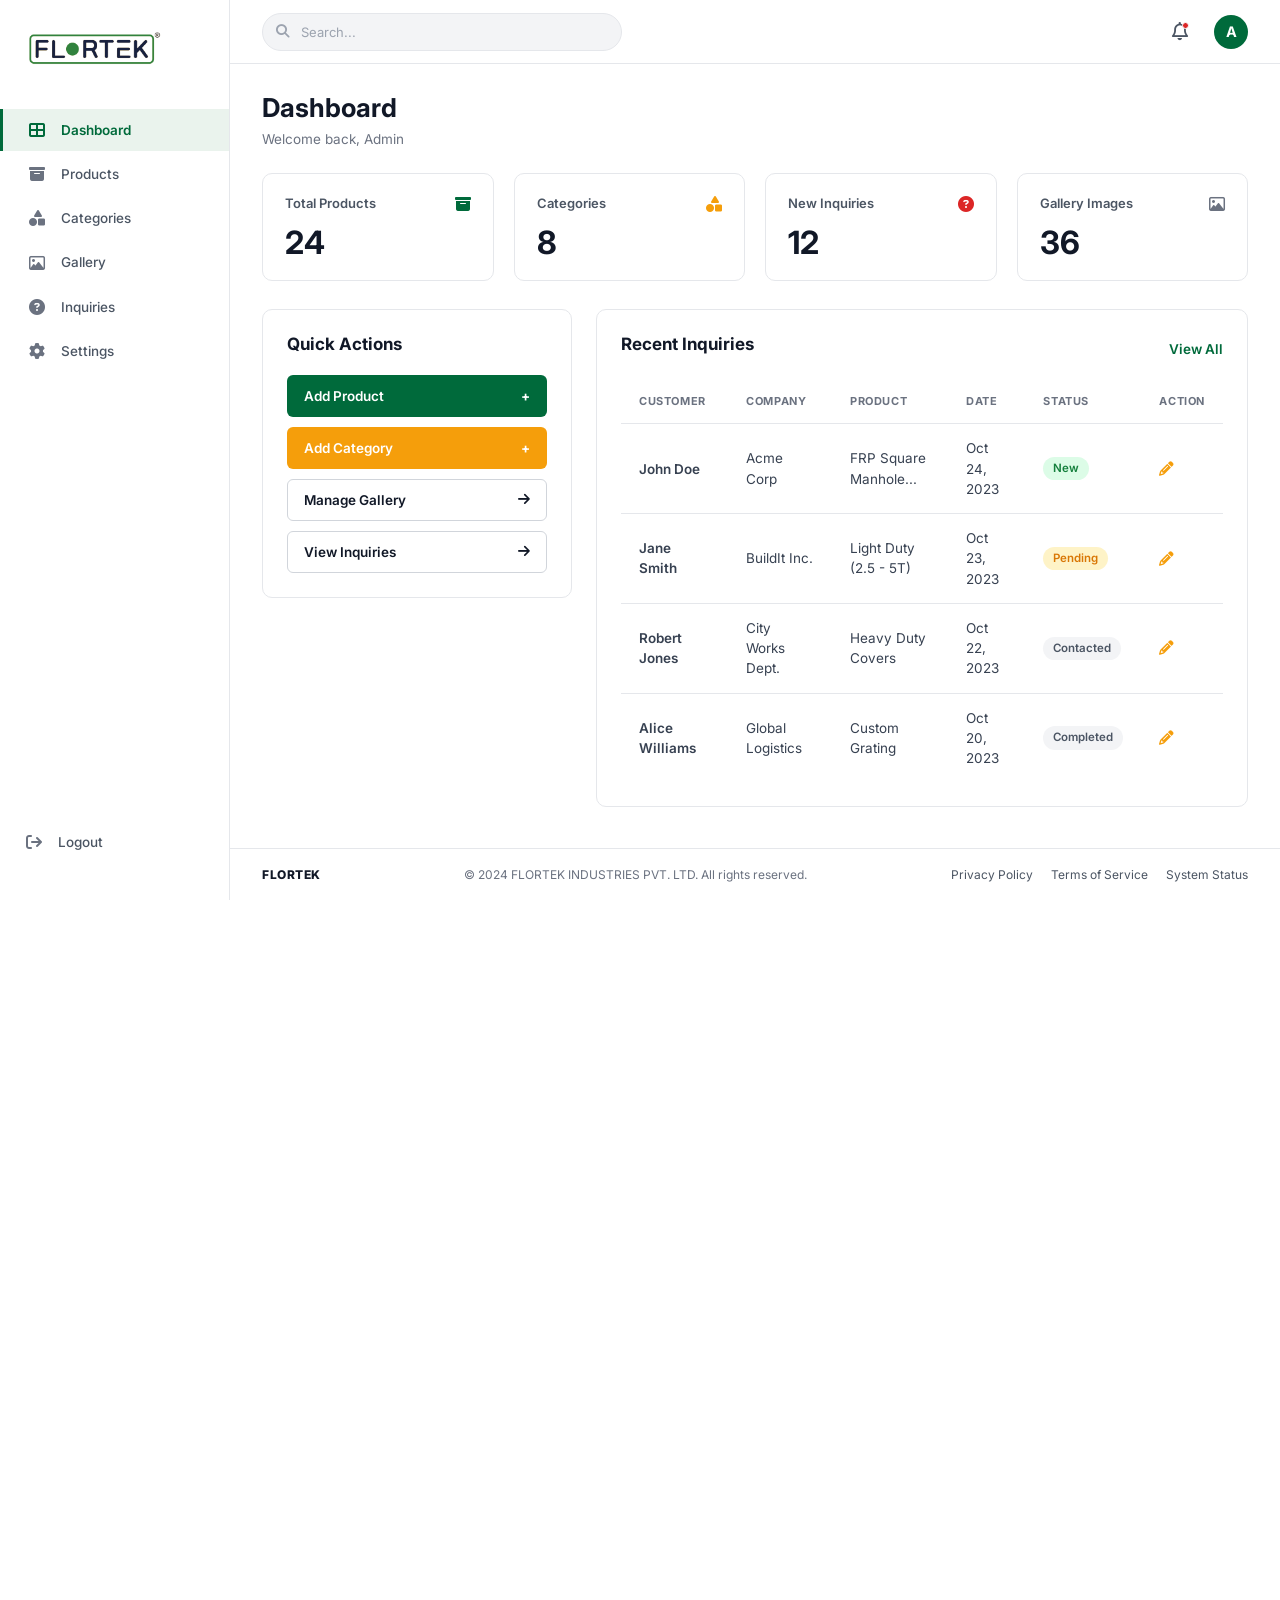
<file: admin.html>
<!DOCTYPE html>
<html lang="en">
<head>
  <meta charset="UTF-8">
  <meta http-equiv="refresh" content="0; url=admin-dashboard.html">
  <title>Redirecting to FLORTEK Admin Dashboard...</title>
</head>
<body>
  <p>Redirecting to <a href="admin-dashboard.html">FLORTEK Admin Dashboard</a>...</p>
</body>
</html>
</file>
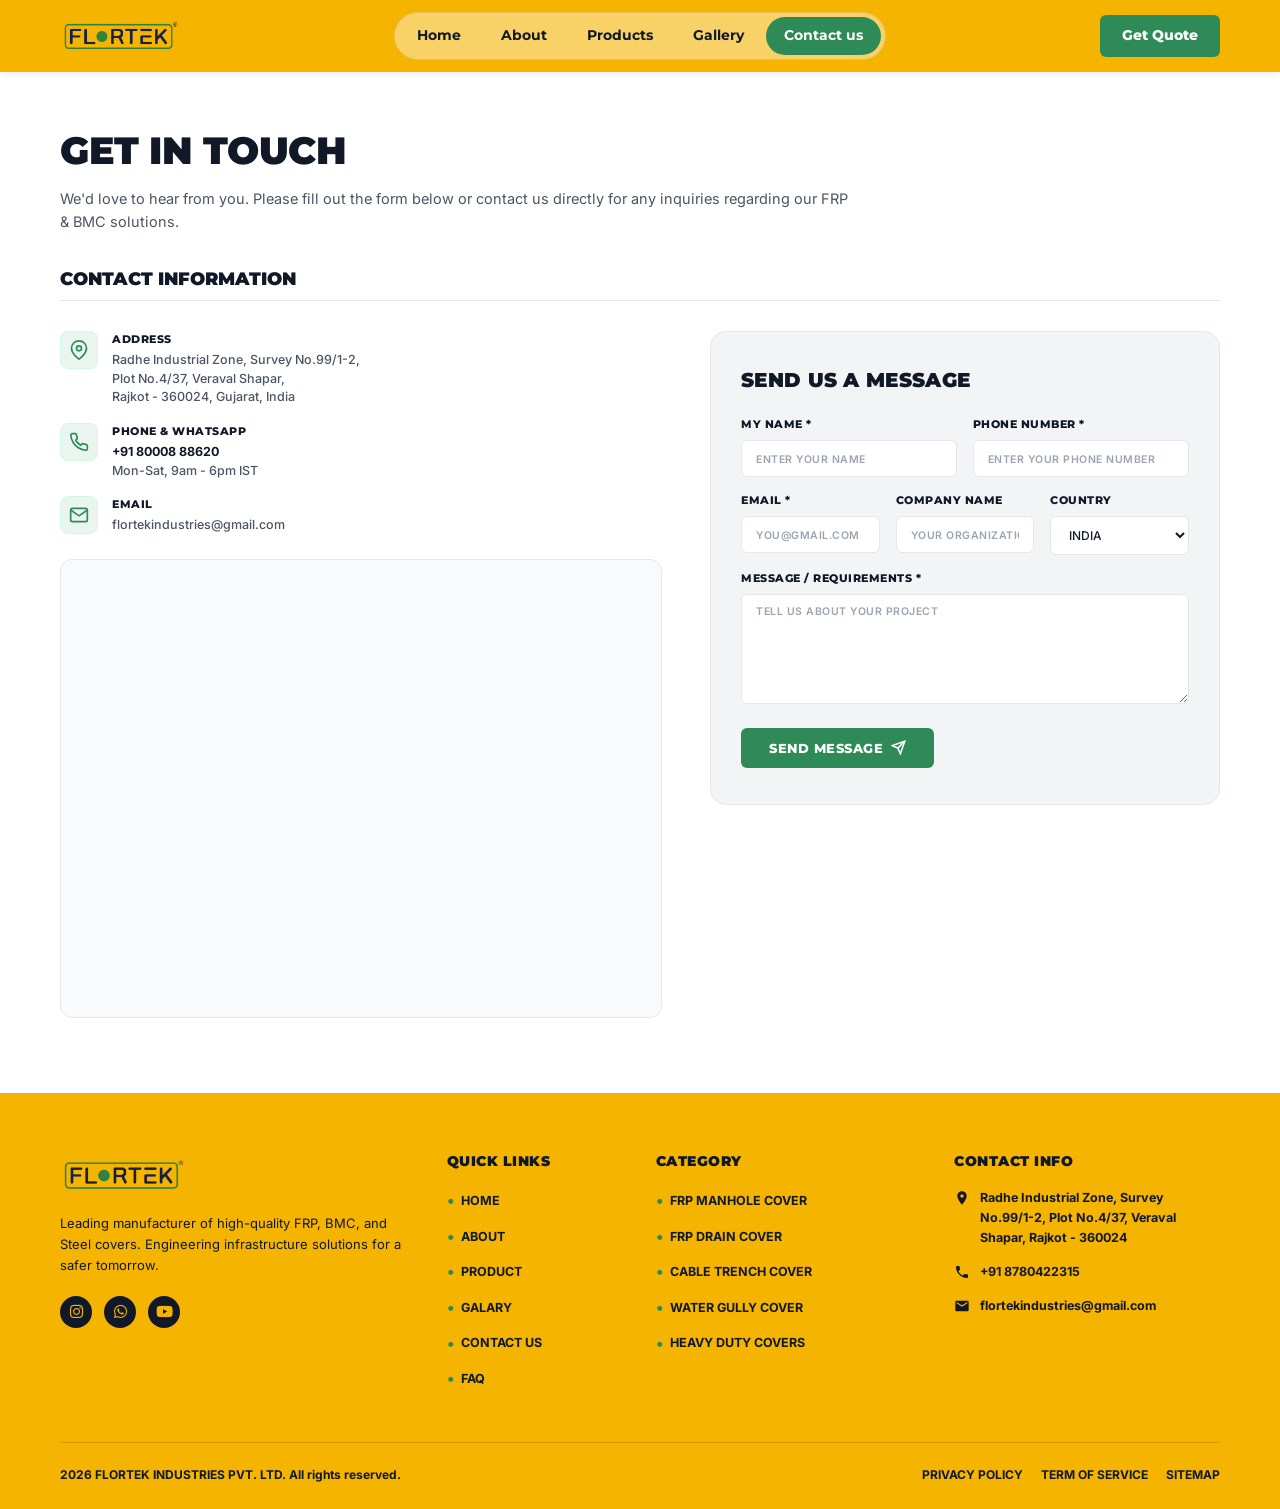
<file: contact.html>
<!DOCTYPE html>
<html lang="en">
<head>
  <meta charset="UTF-8">
  <meta name="viewport" content="width=device-width, initial-scale=1.0">
  <title>Contact Us | FLORTEK INDUSTRIES PVT. LTD.</title>
  <meta name="description" content="Contact FLORTEK INDUSTRIES PVT. LTD. for technical product inquiries, bulk orders, or custom FRP specification quotes.">
  <link rel="icon" type="image/svg+xml" href="images/flortek-logo.svg">
  <link rel="stylesheet" href="https://cdnjs.cloudflare.com/ajax/libs/font-awesome/6.5.1/css/all.min.css">
  <link rel="stylesheet" href="css/common.css">
  <link rel="stylesheet" href="css/contact.css">
</head>
<body>

  <header class="top-header">
    <div class="container">
      <nav class="navbar" aria-label="Main Navigation">
        <a href="index.html" class="navbar-brand brand-logo-link" aria-label="FLORTEK Industries Homepage">
          <img src="images/flortek-logo.svg" alt="FLORTEK Logo" class="brand-logo-img">
        </a>

        <input type="checkbox" id="nav-toggle" class="nav-toggle-checkbox" aria-label="Toggle navigation">
        <label for="nav-toggle" class="navbar-toggler" aria-label="Toggle navigation">
          <span class="navbar-toggler-line"></span>
          <span class="navbar-toggler-line"></span>
          <span class="navbar-toggler-line"></span>
        </label>
        <label for="nav-toggle" class="nav-backdrop" aria-hidden="true"></label>

        <div class="navbar-collapse" id="flortekNav">
          <div class="nav-pill-wrapper">
            <ul class="nav-links">
              <li class="nav-item"><a href="index.html" class="nav-link">Home</a></li>
              <li class="nav-item"><a href="about.html" class="nav-link">About</a></li>
              <li class="nav-item"><a href="products.html" class="nav-link">Products</a></li>
              <li class="nav-item"><a href="gallery.html" class="nav-link">Gallery</a></li>
              <li class="nav-item"><a href="contact.html" class="nav-link active">Contact us</a></li>
            </ul>
          </div>
          <div class="mobile-nav-quote">
            <a href="inquiry.html" class="btn-header-quote-mobile">Get Quote</a>
          </div>
        </div>

        <a href="inquiry.html" class="btn-header-quote header-quote-desktop">Get Quote</a>
      </nav>
    </div>
  </header>

  <main>
    <section class="contact-page-section">
      <div class="container">
        <h1 class="contact-main-title">GET IN TOUCH</h1>
        <p class="contact-subtitle">
          We'd love to hear from you. Please fill out the form below or contact us directly for any inquiries regarding our FRP &amp; BMC solutions.
        </p>

        <h2 class="contact-info-divider-title">CONTACT INFORMATION</h2>

        <div class="contact-split-grid">
          <div class="contact-info-col">
            <div class="contact-details-list">
              <div class="contact-item-box">
                <div class="contact-item-icon">
                  <svg width="20" height="20" viewBox="0 0 24 24" fill="none" stroke="currentColor" stroke-width="2"><path d="M21 10c0 7-9 13-9 13s-9-6-9-13a9 9 0 0 1 18 0z"></path><circle cx="12" cy="10" r="3"></circle></svg>
                </div>
                <div>
                  <span class="contact-item-title">ADDRESS</span>
                  <p class="contact-item-text">
                    Radhe Industrial Zone, Survey No.99/1-2,<br>
                    Plot No.4/37, Veraval Shapar,<br>
                    Rajkot - 360024, Gujarat, India
                  </p>
                </div>
              </div>

              <div class="contact-item-box">
                <div class="contact-item-icon">
                  <svg width="20" height="20" viewBox="0 0 24 24" fill="none" stroke="currentColor" stroke-width="2"><path d="M22 16.92v3a2 2 0 0 1-2.18 2 19.79 19.79 0 0 1-8.63-3.07 19.5 19.5 0 0 1-6-6 19.79 19.79 0 0 1-3.07-8.67A2 2 0 0 1 4.11 2h3a2 2 0 0 1 2 1.72 12.84 12.84 0 0 0 .7 2.81 2 2 0 0 1-.45 2.11L8.09 9.91a16 16 0 0 0 6 6l1.27-1.27a2 2 0 0 1 2.11-.45 12.84 12.84 0 0 0 2.81.7A2 2 0 0 1 22 16.92z"></path></svg>
                </div>
                <div>
                  <span class="contact-item-title">PHONE &amp; WHATSAPP</span>
                  <p class="contact-item-text">
                    <strong>+91 80008 88620</strong><br>
                    Mon-Sat, 9am - 6pm IST
                  </p>
                </div>
              </div>

              <div class="contact-item-box">
                <div class="contact-item-icon">
                  <svg width="20" height="20" viewBox="0 0 24 24" fill="none" stroke="currentColor" stroke-width="2"><path d="M4 4h16c1.1 0 2 .9 2 2v12c0 1.1-.9 2-2 2H4c-1.1 0-2-.9-2-2V6c0-1.1.9-2 2-2z"></path><polyline points="22,6 12,13 2,6"></polyline></svg>
                </div>
                <div>
                  <span class="contact-item-title">EMAIL</span>
                  <p class="contact-item-text">
                    flortekindustries@gmail.com
                  </p>
                </div>
              </div>
            </div>

            <div class="map-card-container">
             <iframe src="https://www.google.com/maps/embed?pb=!1m18!1m12!1m3!1d3695.5572804013054!2d70.809897775288!3d22.142849379800115!2m3!1f0!2f0!3f0!3m2!1i1024!2i768!4f13.1!3m3!1m2!1s0x8f0786239eebca59%3A0xe89ef5df473b6e77!2sFlortek%20Industries%20Private%20Limited!5e0!3m2!1sen!2sin!4v1790084553373!5m2!1sen!2sin" width="600" height="450" style="border:0;" allowfullscreen="" loading="lazy" referrerpolicy="strict-origin-when-cross-origin"></iframe>
            </div>
          </div>

          <div class="contact-form-col">
            <div class="message-form-box">
              <h3 class="form-box-title">SEND US A MESSAGE</h3>

              <div id="formAlert" class="form-alert" style="display: none;" role="alert"></div>

              <form id="contactForm" action="contact.html" method="POST" novalidate>
                <div class="form-grid-row-2">
                  <div class="form-field-group">
                    <label for="f-name" class="field-label">MY NAME *</label>
                    <input type="text" id="f-name" name="name" class="field-input" placeholder="ENTER YOUR NAME" required>
                    <span class="field-error-msg" id="nameError"></span>
                  </div>
                  <div class="form-field-group">
                    <label for="f-phone" class="field-label">PHONE NUMBER *</label>
                    <input type="tel" id="f-phone" name="phone" class="field-input" placeholder="ENTER YOUR PHONE NUMBER" required>
                    <span class="field-error-msg" id="phoneError"></span>
                  </div>
                </div>

                <div class="form-grid-row-3">
                  <div class="form-field-group">
                    <label for="f-email" class="field-label">EMAIL *</label>
                    <input type="email" id="f-email" name="email" class="field-input" placeholder="you@gmail.com" required>
                    <span class="field-error-msg" id="emailError"></span>
                  </div>
                  <div class="form-field-group">
                    <label for="f-company" class="field-label">COMPANY NAME</label>
                    <input type="text" id="f-company" name="company" class="field-input" placeholder="YOUR ORGANIZATION">
                    <span class="field-error-msg" id="companyError"></span>
                  </div>
                  <div class="form-field-group">
                    <label for="f-country" class="field-label">COUNTRY</label>
                    <select id="f-country" name="country" class="field-select">
                      <option value="india">INDIA</option>
                      <option value="uae">UAE</option>
                      <option value="usa">USA</option>
                      <option value="uk">UK</option>
                      <option value="other">OTHER</option>
                    </select>
                    <span class="field-error-msg" id="countryError"></span>
                  </div>
                </div>

                <div class="form-field-group full-width">
                  <label for="f-message" class="field-label">Message / Requirements *</label>
                  <textarea id="f-message" name="message" class="field-textarea" placeholder="Tell us about your project" required></textarea>
                  <span class="field-error-msg" id="messageError"></span>
                </div>

                <button type="submit" class="btn-send-message">
                  SEND MESSAGE
                  <svg width="15" height="15" viewBox="0 0 24 24" fill="none" stroke="currentColor" stroke-width="2.5"><line x1="22" y1="2" x2="11" y2="13"></line><polygon points="22 2 15 22 11 13 2 9 22 2"></polygon></svg>
                </button>
              </form>
            </div>
          </div>
        </div>
      </div>
    </section>
  </main>

  <footer class="site-footer">
    <div class="container">
      <div class="footer-top-grid">
        <div class="footer-col">
          <img src="images/flortek-logo.svg" alt="FLORTEK Logo" class="footer-brand-logo">
          <p class="footer-bio">
            Leading manufacturer of high-quality FRP, BMC, and Steel covers. Engineering infrastructure solutions for a safer tomorrow.
          </p>
          <div class="footer-social-links">
            <a href="https://instagram.com" class="social-icon-circle" aria-label="Instagram"><i class="fa-brands fa-instagram"></i></a>
            <a href="https://wa.me/918780422315" class="social-icon-circle" aria-label="WhatsApp"><i class="fa-brands fa-whatsapp"></i></a>
            <a href="https://youtube.com" class="social-icon-circle" aria-label="YouTube"><i class="fa-brands fa-youtube"></i></a>
          </div>
        </div>

        <div class="footer-col">
          <h4 class="footer-col-title">QUICK LINKS</h4>
          <ul class="footer-links-list">
            <li><a href="index.html">HOME</a></li>
            <li><a href="about.html">ABOUT</a></li>
            <li><a href="products.html">PRODUCT</a></li>
            <li><a href="gallery.html">GALARY</a></li>
            <li><a href="contact.html">CONTACT US</a></li>
            <li><a href="inquiry.html">FAQ</a></li>
          </ul>
        </div>

        <div class="footer-col">
          <h4 class="footer-col-title">CATEGORY</h4>
          <ul class="footer-links-list">
            <li><a href="products.html">FRP MANHOLE COVER</a></li>
            <li><a href="products.html">FRP DRAIN COVER</a></li>
            <li><a href="products.html">CABLE TRENCH COVER</a></li>
            <li><a href="products.html">WATER GULLY COVER</a></li>
            <li><a href="products.html">HEAVY DUTY COVERS</a></li>
          </ul>
        </div>

        <div class="footer-col">
          <h4 class="footer-col-title">CONTACT INFO</h4>
          <ul class="footer-contact-list">
            <li class="footer-contact-item">
              <svg viewBox="0 0 24 24"><path d="M12 2C8.13 2 5 5.13 5 9c0 5.25 7 13 7 13s7-7.75 7-13c0-3.87-3.13-7-7-7zm0 9.5c-1.38 0-2.5-1.12-2.5-2.5s1.12-2.5 2.5-2.5 2.5 1.12 2.5 2.5-1.12 2.5-2.5 2.5z"/></svg>
              <span>Radhe Industrial Zone, Survey No.99/1-2, Plot No.4/37, Veraval Shapar, Rajkot - 360024</span>
            </li>
            <li class="footer-contact-item">
              <svg viewBox="0 0 24 24"><path d="M6.62 10.79c1.44 2.83 3.76 5.14 6.59 6.59l2.2-2.2c.27-.27.67-.36 1.02-.24 1.12.37 2.33.57 3.57.57.55 0 1 .45 1 1V20c0 .55-.45 1-1 1-9.39 0-17-7.61-17-17 0-.55.45-1 1-1h3.5c.55 0 1 .45 1 1 0 1.25.2 2.45.57 3.57.11.35.03.74-.25 1.02l-2.2 2.2z"/></svg>
              <span>+91 8780422315</span>
            </li>
            <li class="footer-contact-item">
              <svg viewBox="0 0 24 24"><path d="M20 4H4c-1.1 0-1.99.9-1.99 2L2 18c0 1.1.9 2 2 2h16c1.1 0 2-.9 2-2V6c0-1.1-.9-2-2-2zm0 4l-8 5-8-5V6l8 5 8-5v2z"/></svg>
              <span>flortekindustries@gmail.com</span>
            </li>
          </ul>
        </div>
      </div>

      <div class="footer-bottom-bar">
        <span>2026 FLORTEK INDUSTRIES PVT. LTD. All rights reserved.</span>
        <div class="footer-bottom-links">
          <a href="about.html">PRIVACY POLICY</a>
          <a href="about.html">TERM OF SERVICE</a>
          <a href="about.html">SITEMAP</a>
        </div>
      </div>
    </div>
  </footer>

  <script src="js/contact.js"></script>

  <script>
    document.addEventListener('click', function (e) {
      var navToggle = document.getElementById('nav-toggle');
      if (navToggle && navToggle.checked) {
        var header = document.querySelector('.top-header');
        if (header && !header.contains(e.target)) {
          navToggle.checked = false;
        }
      }
    });
    window.addEventListener('resize', function () {
      if (window.innerWidth >= 992) {
        var navToggle = document.getElementById('nav-toggle');
        if (navToggle && navToggle.checked) navToggle.checked = false;
      }
    });
  </script>
</body>
</html>
</file>
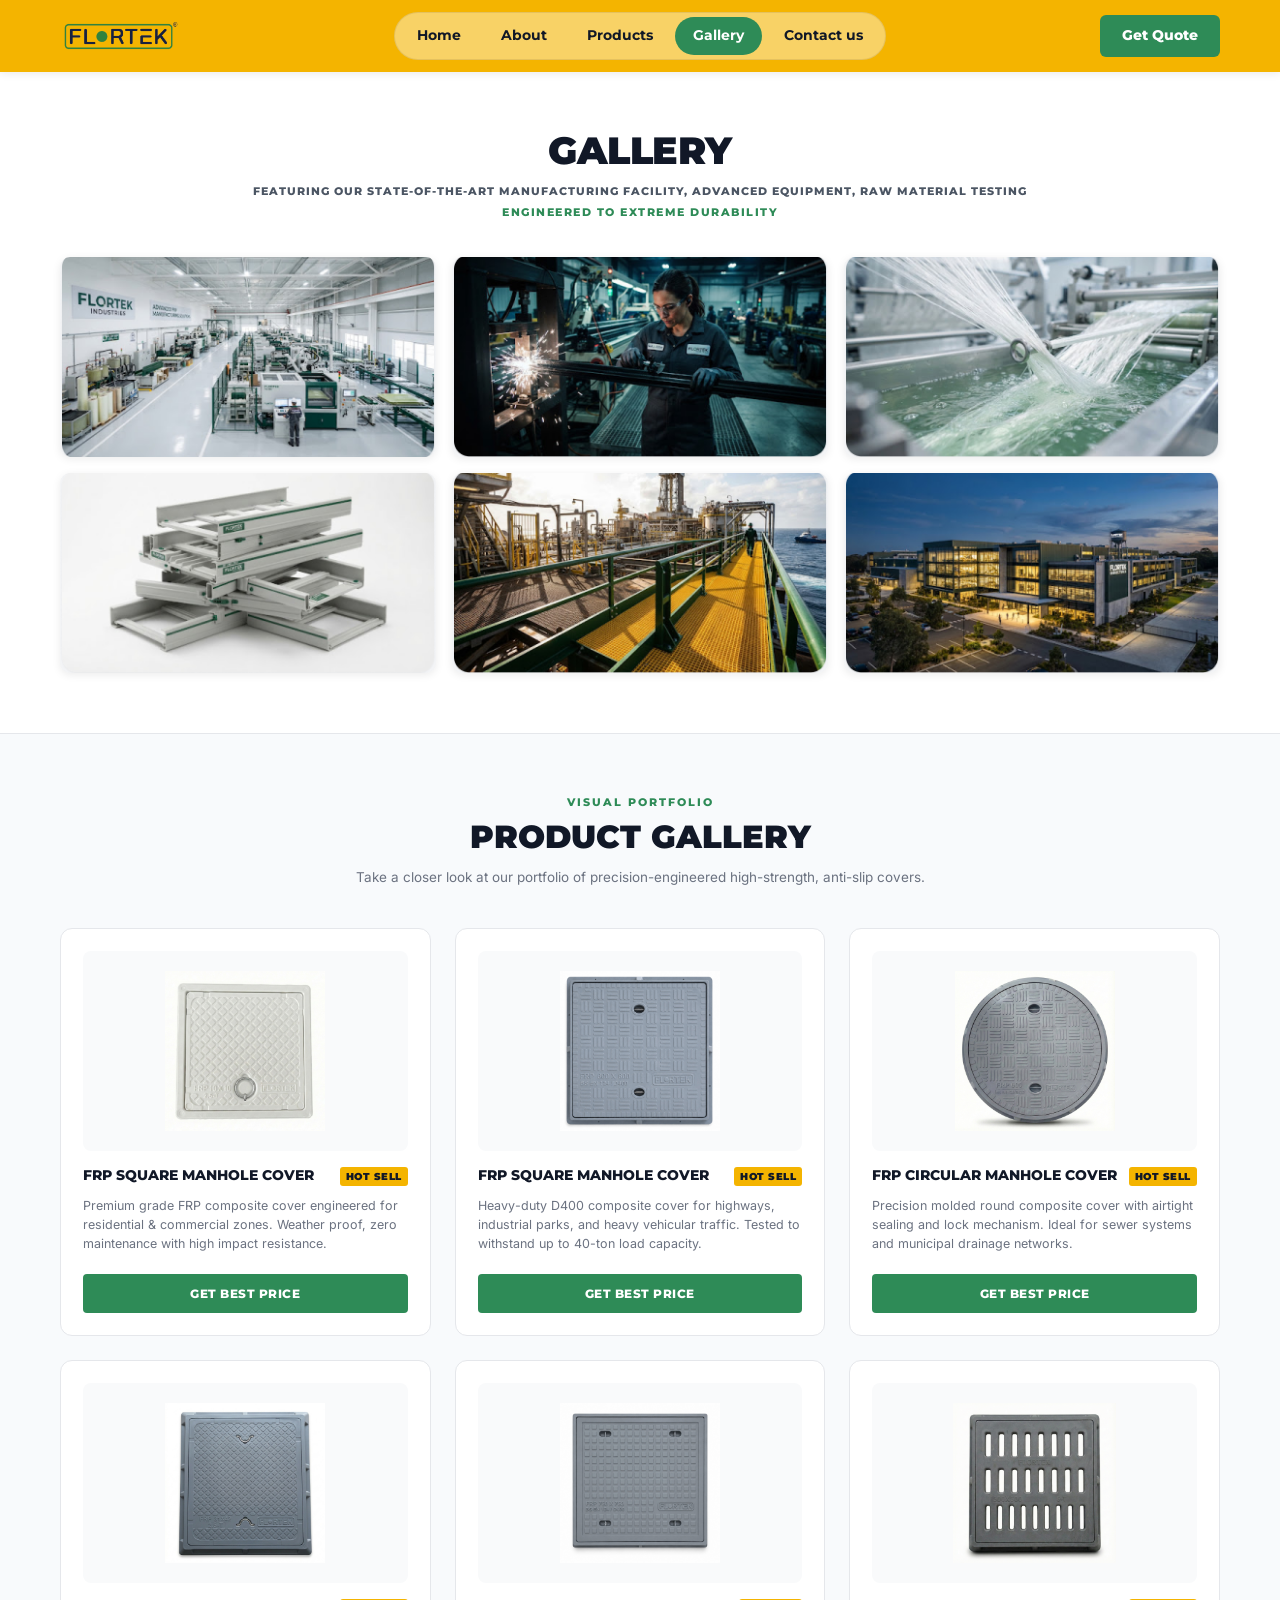
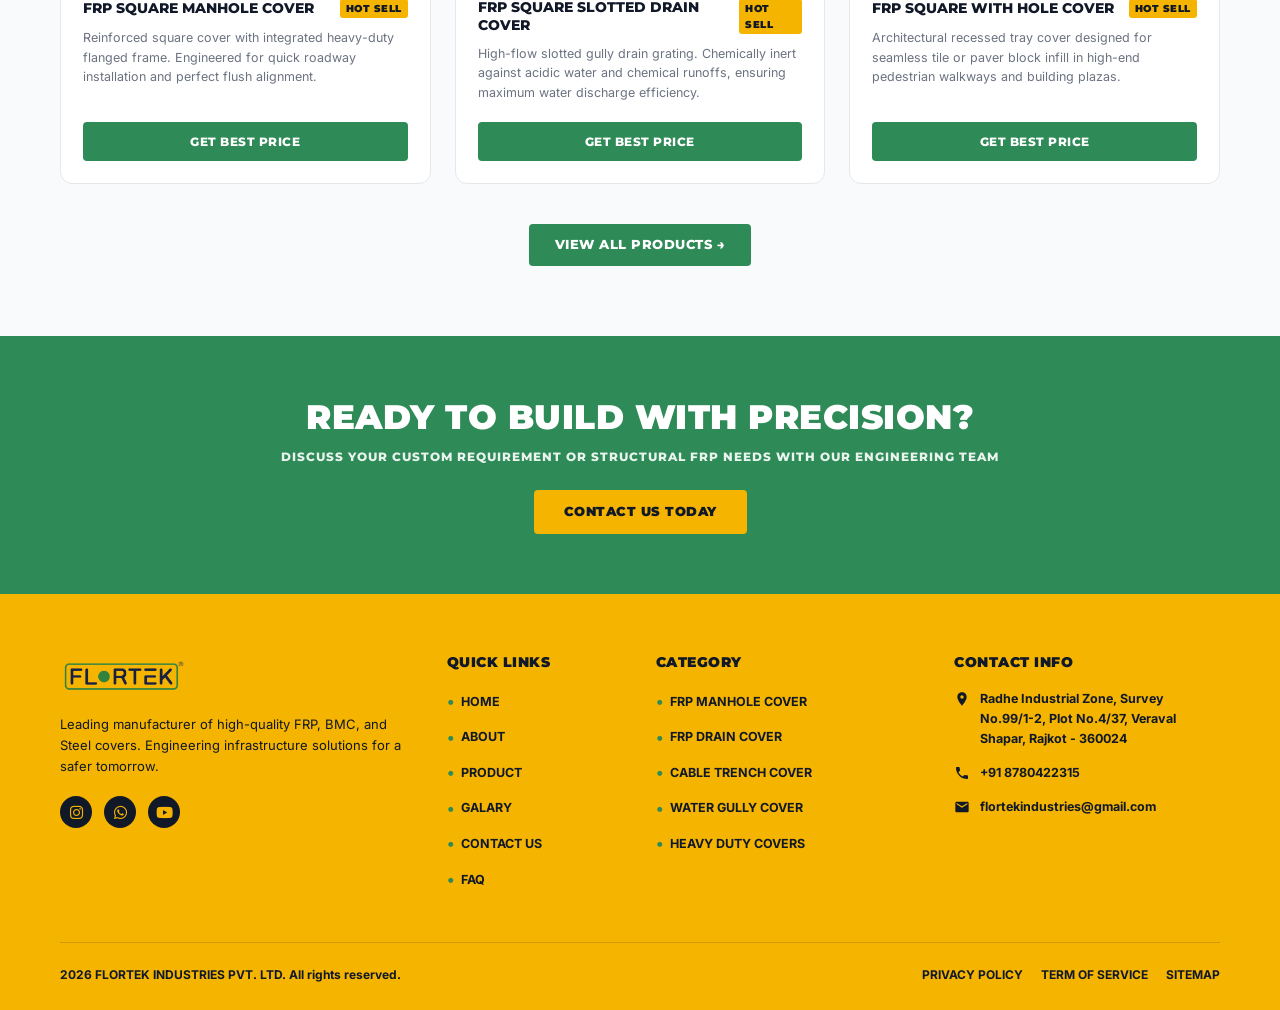
<file: gallery.html>
<!DOCTYPE html>
<html lang="en">
<head>
  <meta charset="UTF-8">
  <meta name="viewport" content="width=device-width, initial-scale=1.0">
  <title>Gallery | FLORTEK INDUSTRIES PVT. LTD.</title>
  <meta name="description" content="View our state-of-the-art FRP manufacturing plant, raw material testing labs, and high-performance composite products gallery.">
  <link rel="icon" type="image/svg+xml" href="images/flortek-logo.svg">
  <link rel="stylesheet" href="https://cdnjs.cloudflare.com/ajax/libs/font-awesome/6.5.1/css/all.min.css">
  <link rel="stylesheet" href="css/common.css">
  <link rel="stylesheet" href="css/gallery.css">
</head>
<body>

  <header class="top-header">
    <div class="container">
      <nav class="navbar" aria-label="Main Navigation">
        <a href="index.html" class="navbar-brand brand-logo-link" aria-label="FLORTEK Industries Homepage">
          <img src="images/flortek-logo.svg" alt="FLORTEK Logo" class="brand-logo-img">
        </a>

        <input type="checkbox" id="nav-toggle" class="nav-toggle-checkbox" aria-label="Toggle navigation">
        <label for="nav-toggle" class="navbar-toggler" aria-label="Toggle navigation">
          <span class="navbar-toggler-line"></span>
          <span class="navbar-toggler-line"></span>
          <span class="navbar-toggler-line"></span>
        </label>
        <label for="nav-toggle" class="nav-backdrop" aria-hidden="true"></label>

        <div class="navbar-collapse" id="flortekNav">
          <div class="nav-pill-wrapper">
            <ul class="nav-links">
              <li class="nav-item"><a href="index.html" class="nav-link">Home</a></li>
              <li class="nav-item"><a href="about.html" class="nav-link">About</a></li>
              <li class="nav-item"><a href="products.html" class="nav-link">Products</a></li>
              <li class="nav-item"><a href="gallery.html" class="nav-link active">Gallery</a></li>
              <li class="nav-item"><a href="contact.html" class="nav-link">Contact us</a></li>
            </ul>
          </div>
          <div class="mobile-nav-quote">
            <a href="inquiry.html" class="btn-header-quote-mobile">Get Quote</a>
          </div>
        </div>

        <a href="inquiry.html" class="btn-header-quote header-quote-desktop">Get Quote</a>
      </nav>
    </div>
  </header>

  <main>
    <section class="factory-gallery-section">
      <div class="container">
        <h1 class="gallery-top-title">GALLERY</h1>
        <p class="gallery-top-sub1">FEATURING OUR STATE-OF-THE-ART MANUFACTURING FACILITY, ADVANCED EQUIPMENT, RAW MATERIAL TESTING</p>
        <p class="gallery-top-sub2">ENGINEERED TO EXTREME DURABILITY</p>

        <div class="photos-grid-3x2">
          <div class="photo-item-card">
            <img src="./images/Gallery-1.png" alt="Hydraulic Press Workshop Plant">
          </div>
          <div class="photo-item-card">
            <img src="./images/Gallery-2.png" alt="Precision Mold Tooling & Fabrication">
          </div>
          <div class="photo-item-card">
            <img src="./images/Gallery-3.png" alt="Raw Material Fiber Resin Bath">
          </div>
          <div class="photo-item-card">
            <img src="./images/Gallaery-5.png" alt="Molded FRP Walkway Grating Line">
          </div>
          <div class="photo-item-card">
            <img src="./images/Gallery-6.png" alt="Finished Product Inspection & Dispatch">
          </div>
          <div class="photo-item-card">
            <img src="./images/Gallery-7.png" alt="Offshore Petrochemical Walkway Installations">
          </div>
        </div>
      </div>
    </section>

    <section class="prod-gallery-section">
      <div class="container">
        <div class="section-header-center">
          <span class="portfolio-tag">VISUAL PORTFOLIO</span>
          <h2 class="portfolio-title">PRODUCT GALLERY</h2>
          <p class="portfolio-desc">
            Take a closer look at our portfolio of precision-engineered high-strength, anti-slip covers.
          </p>
        </div>

        <div class="product-cards-grid">
          <article class="product-card">
            <div class="product-card-img-wrap">
              <img src="./images/frp-10x10-white.jpg" alt="FRP Square Manhole Cover Light Beige" class="product-card-img">
            </div>
            <div class="product-card-header">
              <h3 class="product-card-title">FRP SQUARE MANHOLE COVER</h3>
              <span class="badge-hot">HOT SELL</span>
            </div>
            <p class="product-card-desc">
              Premium grade FRP composite cover engineered for residential &amp; commercial zones. Weather proof, zero maintenance with high impact resistance.
            </p>
            <a href="inquiry.html" class="btn-get-price">GET BEST PRICE</a>
          </article>

          <article class="product-card">
            <div class="product-card-img-wrap">
              <img src="./images/frp-600x600-d400.jpg" alt="FRP Square Manhole Cover Dark Grey" class="product-card-img">
            </div>
            <div class="product-card-header">
              <h3 class="product-card-title">FRP SQUARE MANHOLE COVER</h3>
              <span class="badge-hot">HOT SELL</span>
            </div>
            <p class="product-card-desc">
              Heavy-duty D400 composite cover for highways, industrial parks, and heavy vehicular traffic. Tested to withstand up to 40-ton load capacity.
            </p>
            <a href="inquiry.html" class="btn-get-price">GET BEST PRICE</a>
          </article>

          <article class="product-card">
            <div class="product-card-img-wrap">
              <img src="./images/frp-circular-600-b125.jpg" alt="FRP Circular Manhole Cover" class="product-card-img">
            </div>
            <div class="product-card-header">
              <h3 class="product-card-title">FRP CIRCULAR MANHOLE COVER</h3>
              <span class="badge-hot">HOT SELL</span>
            </div>
            <p class="product-card-desc">
              Precision molded round composite cover with airtight sealing and lock mechanism. Ideal for sewer systems and municipal drainage networks.
            </p>
            <a href="inquiry.html" class="btn-get-price">GET BEST PRICE</a>
          </article>

          <article class="product-card">
            <div class="product-card-img-wrap">
              <img src="./images/frp-31x42-heavy.jpg" alt="FRP Framed Square Manhole Cover" class="product-card-img">
            </div>
            <div class="product-card-header">
              <h3 class="product-card-title">FRP SQUARE MANHOLE COVER</h3>
              <span class="badge-hot">HOT SELL</span>
            </div>
            <p class="product-card-desc">
              Reinforced square cover with integrated heavy-duty flanged frame. Engineered for quick roadway installation and perfect flush alignment.
            </p>
            <a href="inquiry.html" class="btn-get-price">GET BEST PRICE</a>
          </article>

          <article class="product-card">
            <div class="product-card-img-wrap">
              <img src="./images/frp-750x750-d400.jpg" alt="FRP Square Slotted Drain Cover" class="product-card-img">
            </div>
            <div class="product-card-header">
              <h3 class="product-card-title">FRP SQUARE SLOTTED DRAIN COVER</h3>
              <span class="badge-hot">HOT SELL</span>
            </div>
            <p class="product-card-desc">
              High-flow slotted gully drain grating. Chemically inert against acidic water and chemical runoffs, ensuring maximum water discharge efficiency.
            </p>
            <a href="inquiry.html" class="btn-get-price">GET BEST PRICE</a>
          </article>

          <article class="product-card">
            <div class="product-card-img-wrap">
              <img src="./images/GULLY COVER-5T-500x500-GRAY.png" alt="FRP Square With Hole Cover" class="product-card-img">
            </div>
            <div class="product-card-header">
              <h3 class="product-card-title">FRP SQUARE WITH HOLE COVER</h3>
              <span class="badge-hot">HOT SELL</span>
            </div>
            <p class="product-card-desc">
              Architectural recessed tray cover designed for seamless tile or paver block infill in high-end pedestrian walkways and building plazas.
            </p>
            <a href="inquiry.html" class="btn-get-price">GET BEST PRICE</a>
          </article>
        </div>

        <div class="gallery-cta-wrap">
          <a href="products.html" class="btn-view-all">VIEW ALL PRODUCTS &rarr;</a>
        </div>
      </div>
    </section>

    <section class="build-precision-banner">
      <div class="container">
        <h2 class="banner-precision-title">READY TO BUILD WITH PRECISION?</h2>
        <p class="banner-precision-sub">DISCUSS YOUR CUSTOM REQUIREMENT OR STRUCTURAL FRP NEEDS WITH OUR ENGINEERING TEAM</p>
        <a href="contact.html" class="btn-contact-yellow">CONTACT US TODAY</a>
      </div>
    </section>
  </main>

  <footer class="site-footer">
    <div class="container">
      <div class="footer-top-grid">
        <div class="footer-col">
          <img src="images/flortek-logo.svg" alt="FLORTEK Logo" class="footer-brand-logo">
          <p class="footer-bio">
            Leading manufacturer of high-quality FRP, BMC, and Steel covers. Engineering infrastructure solutions for a safer tomorrow.
          </p>
          <div class="footer-social-links">
            <a href="https://instagram.com" class="social-icon-circle" aria-label="Instagram"><i class="fa-brands fa-instagram"></i></a>
            <a href="https://wa.me/918780422315" class="social-icon-circle" aria-label="WhatsApp"><i class="fa-brands fa-whatsapp"></i></a>
            <a href="https://youtube.com" class="social-icon-circle" aria-label="YouTube"><i class="fa-brands fa-youtube"></i></a>
          </div>
        </div>

        <div class="footer-col">
          <h4 class="footer-col-title">QUICK LINKS</h4>
          <ul class="footer-links-list">
            <li><a href="index.html">HOME</a></li>
            <li><a href="about.html">ABOUT</a></li>
            <li><a href="products.html">PRODUCT</a></li>
            <li><a href="gallery.html">GALARY</a></li>
            <li><a href="contact.html">CONTACT US</a></li>
            <li><a href="inquiry.html">FAQ</a></li>
          </ul>
        </div>

        <div class="footer-col">
          <h4 class="footer-col-title">CATEGORY</h4>
          <ul class="footer-links-list">
            <li><a href="products.html">FRP MANHOLE COVER</a></li>
            <li><a href="products.html">FRP DRAIN COVER</a></li>
            <li><a href="products.html">CABLE TRENCH COVER</a></li>
            <li><a href="products.html">WATER GULLY COVER</a></li>
            <li><a href="products.html">HEAVY DUTY COVERS</a></li>
          </ul>
        </div>

        <div class="footer-col">
          <h4 class="footer-col-title">CONTACT INFO</h4>
          <ul class="footer-contact-list">
            <li class="footer-contact-item">
              <svg viewBox="0 0 24 24"><path d="M12 2C8.13 2 5 5.13 5 9c0 5.25 7 13 7 13s7-7.75 7-13c0-3.87-3.13-7-7-7zm0 9.5c-1.38 0-2.5-1.12-2.5-2.5s1.12-2.5 2.5-2.5 2.5 1.12 2.5 2.5-1.12 2.5-2.5 2.5z"/></svg>
              <span>Radhe Industrial Zone, Survey No.99/1-2, Plot No.4/37, Veraval Shapar, Rajkot - 360024</span>
            </li>
            <li class="footer-contact-item">
              <svg viewBox="0 0 24 24"><path d="M6.62 10.79c1.44 2.83 3.76 5.14 6.59 6.59l2.2-2.2c.27-.27.67-.36 1.02-.24 1.12.37 2.33.57 3.57.57.55 0 1 .45 1 1V20c0 .55-.45 1-1 1-9.39 0-17-7.61-17-17 0-.55.45-1 1-1h3.5c.55 0 1 .45 1 1 0 1.25.2 2.45.57 3.57.11.35.03.74-.25 1.02l-2.2 2.2z"/></svg>
              <span>+91 8780422315</span>
            </li>
            <li class="footer-contact-item">
              <svg viewBox="0 0 24 24"><path d="M20 4H4c-1.1 0-1.99.9-1.99 2L2 18c0 1.1.9 2 2 2h16c1.1 0 2-.9 2-2V6c0-1.1-.9-2-2-2zm0 4l-8 5-8-5V6l8 5 8-5v2z"/></svg>
              <span>flortekindustries@gmail.com</span>
            </li>
          </ul>
        </div>
      </div>

      <div class="footer-bottom-bar">
        <span>2026 FLORTEK INDUSTRIES PVT. LTD. All rights reserved.</span>
        <div class="footer-bottom-links">
          <a href="about.html">PRIVACY POLICY</a>
          <a href="about.html">TERM OF SERVICE</a>
          <a href="about.html">SITEMAP</a>
        </div>
      </div>
    </div>
  </footer>

  <script>
    document.addEventListener('click', function (e) {
      var navToggle = document.getElementById('nav-toggle');
      if (navToggle && navToggle.checked) {
        var header = document.querySelector('.top-header');
        if (header && !header.contains(e.target)) {
          navToggle.checked = false;
        }
      }
    });
    window.addEventListener('resize', function () {
      if (window.innerWidth >= 992) {
        var navToggle = document.getElementById('nav-toggle');
        if (navToggle && navToggle.checked) navToggle.checked = false;
      }
    });
  </script>

</body>
</html>
</file>
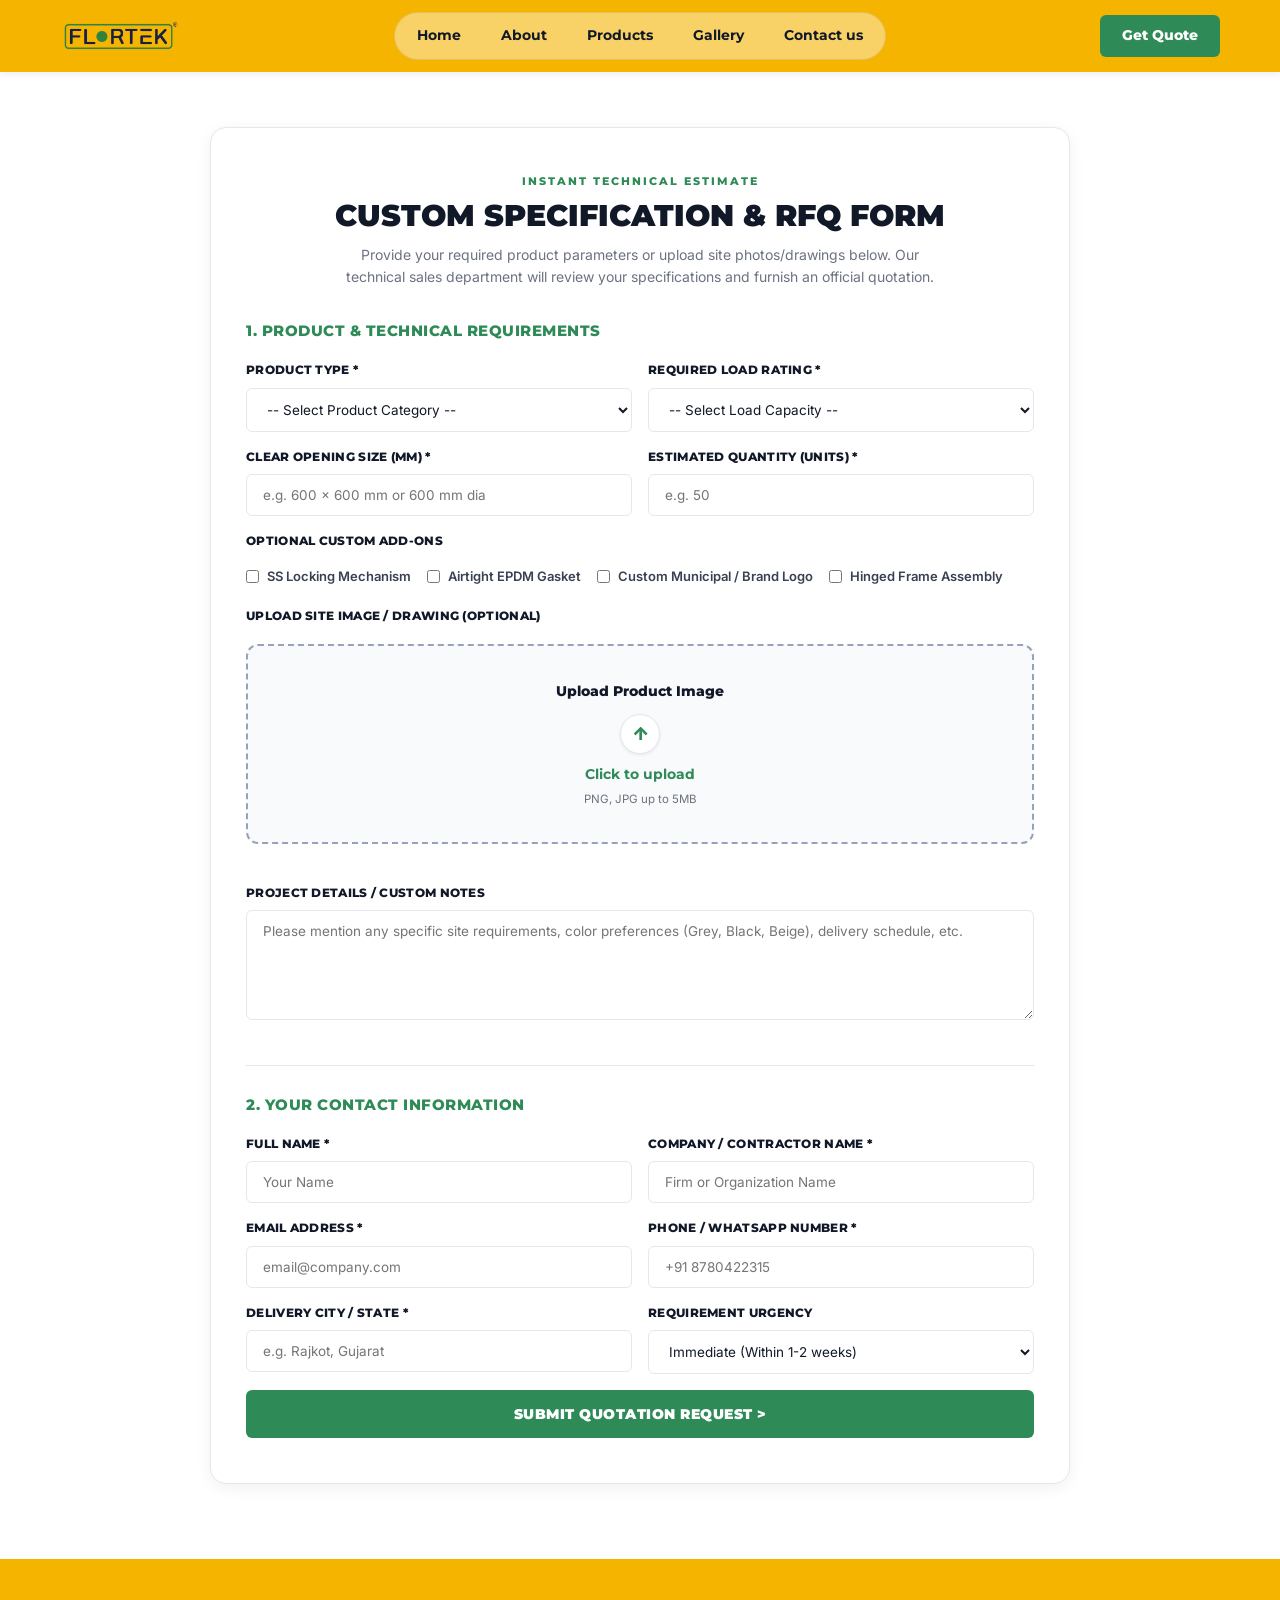
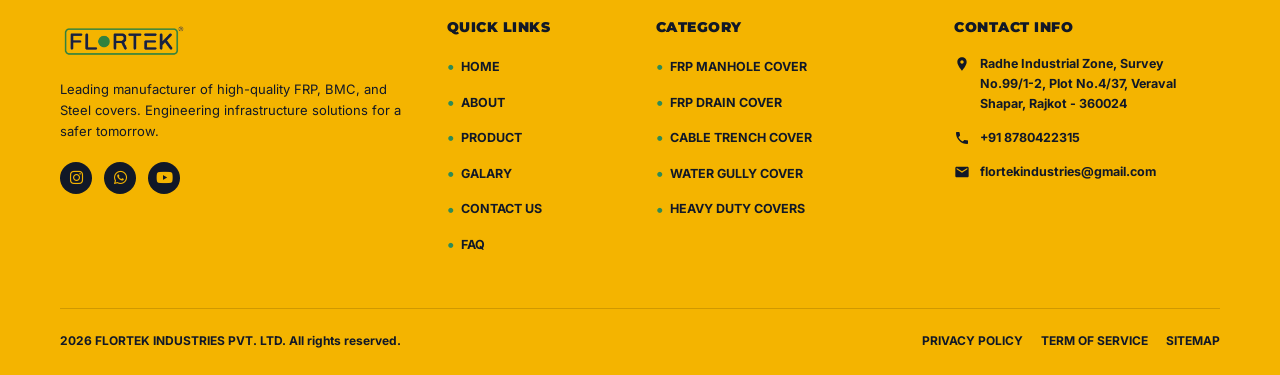
<file: inquiry.html>
<!DOCTYPE html>
<html lang="en">
<head>
  <meta charset="UTF-8">
  <meta name="viewport" content="width=device-width, initial-scale=1.0">
  <title>Request for Quotation (RFQ) | FLORTEK INDUSTRIES PVT. LTD.</title>
  <meta name="description" content="Submit technical requirements or custom drawings to request an official quotation from FLORTEK technical engineering team.">
  <link rel="icon" type="image/svg+xml" href="images/flortek-logo.svg">
  <link rel="stylesheet" href="https://cdnjs.cloudflare.com/ajax/libs/font-awesome/6.5.1/css/all.min.css">
  <link rel="stylesheet" href="css/common.css">
  <link rel="stylesheet" href="css/inquiry.css">
</head>
<body>

  <header class="top-header">
    <div class="container">
      <nav class="navbar" aria-label="Main Navigation">
        <a href="index.html" class="navbar-brand brand-logo-link" aria-label="FLORTEK Industries Homepage">
          <img src="images/flortek-logo.svg" alt="FLORTEK Logo" class="brand-logo-img">
        </a>

        <input type="checkbox" id="nav-toggle" class="nav-toggle-checkbox" aria-label="Toggle navigation">
        <label for="nav-toggle" class="navbar-toggler" aria-label="Toggle navigation">
          <span class="navbar-toggler-line"></span>
          <span class="navbar-toggler-line"></span>
          <span class="navbar-toggler-line"></span>
        </label>
        <label for="nav-toggle" class="nav-backdrop" aria-hidden="true"></label>

        <div class="navbar-collapse" id="flortekNav">
          <div class="nav-pill-wrapper">
            <ul class="nav-links">
              <li class="nav-item"><a href="index.html" class="nav-link">Home</a></li>
              <li class="nav-item"><a href="about.html" class="nav-link">About</a></li>
              <li class="nav-item"><a href="products.html" class="nav-link">Products</a></li>
              <li class="nav-item"><a href="gallery.html" class="nav-link">Gallery</a></li>
              <li class="nav-item"><a href="contact.html" class="nav-link">Contact us</a></li>
            </ul>
          </div>
          <div class="mobile-nav-quote">
            <a href="inquiry.html" class="btn-header-quote-mobile">Get Quote</a>
          </div>
        </div>

        <a href="inquiry.html" class="btn-header-quote header-quote-desktop">Get Quote</a>
      </nav>
    </div>
  </header>

  <main>
    <section class="inquiry-main-section">
      <div class="container">
        <div class="rfq-box-container">

          <div class="rfq-header-center">
            <span class="rfq-tag">INSTANT TECHNICAL ESTIMATE</span>
            <h1 class="rfq-title">CUSTOM SPECIFICATION &amp; RFQ FORM</h1>
            <p class="rfq-subtitle">
              Provide your required product parameters or upload site photos/drawings below. Our technical sales department will review your specifications and furnish an official quotation.
            </p>
          </div>

          <form action="inquiry.html" method="GET" enctype="multipart/form-data">

            <div class="form-divider">
              <h2 class="rfq-section-heading">1. Product &amp; Technical Requirements</h2>

              <div class="form-row-2">
                <div class="form-group-item">
                  <label for="prod-type" class="label-text">Product Type *</label>
                  <select id="prod-type" name="product_type" class="select-control" required>
                    <option value="">-- Select Product Category --</option>
                    <option value="square-cover">FRP Square Manhole Cover</option>
                    <option value="circular-cover">FRP Circular Manhole Cover</option>
                    <option value="rectangular-cover">FRP Rectangular Manhole Cover</option>
                    <option value="slotted-drain">FRP Slotted Gully Drain Grating</option>
                    <option value="recessed-tray">FRP Recessed Paving Tray Cover</option>
                    <option value="custom">Custom Composite Structure</option>
                  </select>
                </div>

                <div class="form-group-item">
                  <label for="load-rating" class="label-text">Required Load Rating *</label>
                  <select id="load-rating" name="load_rating" class="select-control" required>
                    <option value="">-- Select Load Capacity --</option>
                    <option value="a15">A15 (1.5 - 2.5 Tons) - Pedestrian / Garden</option>
                    <option value="b125">B125 (12.5 Tons) - Residential Car Park</option>
                    <option value="c250">C250 (25 Tons) - Commercial / Bus Stand</option>
                    <option value="d400">D400 (40 Tons) - Highway / Heavy Truck</option>
                    <option value="e600">E600 (60 Tons) - Airport / Industrial Dock</option>
                  </select>
                </div>
              </div>

              <div class="form-row-2">
                <div class="form-group-item">
                  <label for="clear-opening" class="label-text">Clear Opening Size (mm) *</label>
                  <input type="text" id="clear-opening" name="clear_opening" class="input-control" placeholder="e.g. 600 x 600 mm or 600 mm dia" required>
                </div>

                <div class="form-group-item">
                  <label for="quantity" class="label-text">Estimated Quantity (Units) *</label>
                  <input type="number" id="quantity" name="quantity" class="input-control" placeholder="e.g. 50" min="1" required>
                </div>
              </div>

              <div class="form-group-item full-width">
                <label class="label-text">Optional Custom Add-ons</label>
                <div class="checkbox-group-row">
                  <label class="checkbox-label">
                    <input type="checkbox" name="addon_locking" value="key-lock"> SS Locking Mechanism
                  </label>
                  <label class="checkbox-label">
                    <input type="checkbox" name="addon_gasket" value="epdm-gasket"> Airtight EPDM Gasket
                  </label>
                  <label class="checkbox-label">
                    <input type="checkbox" name="addon_logo" value="custom-emboss"> Custom Municipal / Brand Logo
                  </label>
                  <label class="checkbox-label">
                    <input type="checkbox" name="addon_hinged" value="hinge-frame"> Hinged Frame Assembly
                  </label>
                </div>
              </div>

              <div class="form-group-item full-width">
                <label class="label-text">Upload Site Image / Drawing (Optional)</label>

                <div class="upload-container">
                  <input type="file" id="product-image-upload" name="product_image" class="file-input-hidden" accept="image/png, image/jpeg, image/jpg">
                  <label for="product-image-upload" class="upload-dropzone">
                    <span class="upload-title">Upload Product Image</span>
                    <span class="upload-arrow-icon">&uarr;</span>
                    <span class="upload-main-text">Click to upload</span>
                    <span class="upload-subtext">PNG, JPG up to 5MB</span>
                  </label>
                </div>
              </div>

              <div class="form-group-item full-width">
                <label for="spec-notes" class="label-text">Project Details / Custom Notes</label>
                <textarea id="spec-notes" name="project_notes" class="textarea-control" placeholder="Please mention any specific site requirements, color preferences (Grey, Black, Beige), delivery schedule, etc."></textarea>
              </div>
            </div>

            <div class="contact-info-block">
              <h2 class="rfq-section-heading">2. Your Contact Information</h2>

              <div class="form-row-2">
                <div class="form-group-item">
                  <label for="q-name" class="label-text">Full Name *</label>
                  <input type="text" id="q-name" name="contact_name" class="input-control" placeholder="Your Name" required minlength="2">
                </div>

                <div class="form-group-item">
                  <label for="q-company" class="label-text">Company / Contractor Name *</label>
                  <input type="text" id="q-company" name="company_name" class="input-control" placeholder="Firm or Organization Name" required>
                </div>
              </div>

              <div class="form-row-2">
                <div class="form-group-item">
                  <label for="q-email" class="label-text">Email Address *</label>
                  <input type="email" id="q-email" name="contact_email" class="input-control" placeholder="email@company.com" required>
                </div>

                <div class="form-group-item">
                  <label for="q-phone" class="label-text">Phone / WhatsApp Number *</label>
                  <input type="tel" id="q-phone" name="contact_phone" class="input-control" placeholder="+91 8780422315" required pattern="[0-9+ -]{10,15}">
                </div>
              </div>

              <div class="form-row-2">
                <div class="form-group-item">
                  <label for="q-city" class="label-text">Delivery City / State *</label>
                  <input type="text" id="q-city" name="delivery_location" class="input-control" placeholder="e.g. Rajkot, Gujarat" required>
                </div>

                <div class="form-group-item">
                  <label for="q-timeline" class="label-text">Requirement Urgency</label>
                  <select id="q-timeline" name="timeline" class="select-control">
                    <option value="immediate">Immediate (Within 1-2 weeks)</option>
                    <option value="1month">Within 1 Month</option>
                    <option value="planning">Budgetary / Planning Phase</option>
                  </select>
                </div>
              </div>
            </div>

            <button type="submit" class="btn-submit-rfq">
              SUBMIT QUOTATION REQUEST &gt;
            </button>
          </form>

        </div>
      </div>
    </section>
  </main>

  <footer class="site-footer">
    <div class="container">
      <div class="footer-top-grid">
        <div class="footer-col">
          <img src="images/flortek-logo.svg" alt="FLORTEK Logo" class="footer-brand-logo">
          <p class="footer-bio">
            Leading manufacturer of high-quality FRP, BMC, and Steel covers. Engineering infrastructure solutions for a safer tomorrow.
          </p>
          <div class="footer-social-links">
            <a href="https://instagram.com" class="social-icon-circle" aria-label="Instagram"><i class="fa-brands fa-instagram"></i></a>
            <a href="https://wa.me/918780422315" class="social-icon-circle" aria-label="WhatsApp"><i class="fa-brands fa-whatsapp"></i></a>
            <a href="https://youtube.com" class="social-icon-circle" aria-label="YouTube"><i class="fa-brands fa-youtube"></i></a>
          </div>
        </div>

        <div class="footer-col">
          <h4 class="footer-col-title">QUICK LINKS</h4>
          <ul class="footer-links-list">
            <li><a href="index.html">HOME</a></li>
            <li><a href="about.html">ABOUT</a></li>
            <li><a href="products.html">PRODUCT</a></li>
            <li><a href="gallery.html">GALARY</a></li>
            <li><a href="contact.html">CONTACT US</a></li>
            <li><a href="inquiry.html">FAQ</a></li>
          </ul>
        </div>

        <div class="footer-col">
          <h4 class="footer-col-title">CATEGORY</h4>
          <ul class="footer-links-list">
            <li><a href="products.html">FRP MANHOLE COVER</a></li>
            <li><a href="products.html">FRP DRAIN COVER</a></li>
            <li><a href="products.html">CABLE TRENCH COVER</a></li>
            <li><a href="products.html">WATER GULLY COVER</a></li>
            <li><a href="products.html">HEAVY DUTY COVERS</a></li>
          </ul>
        </div>

        <div class="footer-col">
          <h4 class="footer-col-title">CONTACT INFO</h4>
          <ul class="footer-contact-list">
            <li class="footer-contact-item">
              <svg viewBox="0 0 24 24"><path d="M12 2C8.13 2 5 5.13 5 9c0 5.25 7 13 7 13s7-7.75 7-13c0-3.87-3.13-7-7-7zm0 9.5c-1.38 0-2.5-1.12-2.5-2.5s1.12-2.5 2.5-2.5 2.5 1.12 2.5 2.5-1.12 2.5-2.5 2.5z"/></svg>
              <span>Radhe Industrial Zone, Survey No.99/1-2, Plot No.4/37, Veraval Shapar, Rajkot - 360024</span>
            </li>
            <li class="footer-contact-item">
              <svg viewBox="0 0 24 24"><path d="M6.62 10.79c1.44 2.83 3.76 5.14 6.59 6.59l2.2-2.2c.27-.27.67-.36 1.02-.24 1.12.37 2.33.57 3.57.57.55 0 1 .45 1 1V20c0 .55-.45 1-1 1-9.39 0-17-7.61-17-17 0-.55.45-1 1-1h3.5c.55 0 1 .45 1 1 0 1.25.2 2.45.57 3.57.11.35.03.74-.25 1.02l-2.2 2.2z"/></svg>
              <span>+91 8780422315</span>
            </li>
            <li class="footer-contact-item">
              <svg viewBox="0 0 24 24"><path d="M20 4H4c-1.1 0-1.99.9-1.99 2L2 18c0 1.1.9 2 2 2h16c1.1 0 2-.9 2-2V6c0-1.1-.9-2-2-2zm0 4l-8 5-8-5V6l8 5 8-5v2z"/></svg>
              <span>flortekindustries@gmail.com</span>
            </li>
          </ul>
        </div>
      </div>

      <div class="footer-bottom-bar">
        <span>2026 FLORTEK INDUSTRIES PVT. LTD. All rights reserved.</span>
        <div class="footer-bottom-links">
          <a href="about.html">PRIVACY POLICY</a>
          <a href="about.html">TERM OF SERVICE</a>
          <a href="about.html">SITEMAP</a>
        </div>
      </div>
    </div>
  </footer>

  <script>
    document.addEventListener('click', function (e) {
      var navToggle = document.getElementById('nav-toggle');
      if (navToggle && navToggle.checked) {
        var header = document.querySelector('.top-header');
        if (header && !header.contains(e.target)) {
          navToggle.checked = false;
        }
      }
    });
    window.addEventListener('resize', function () {
      if (window.innerWidth >= 992) {
        var navToggle = document.getElementById('nav-toggle');
        if (navToggle && navToggle.checked) navToggle.checked = false;
      }
    });
  </script>

</body>
</html>
</file>
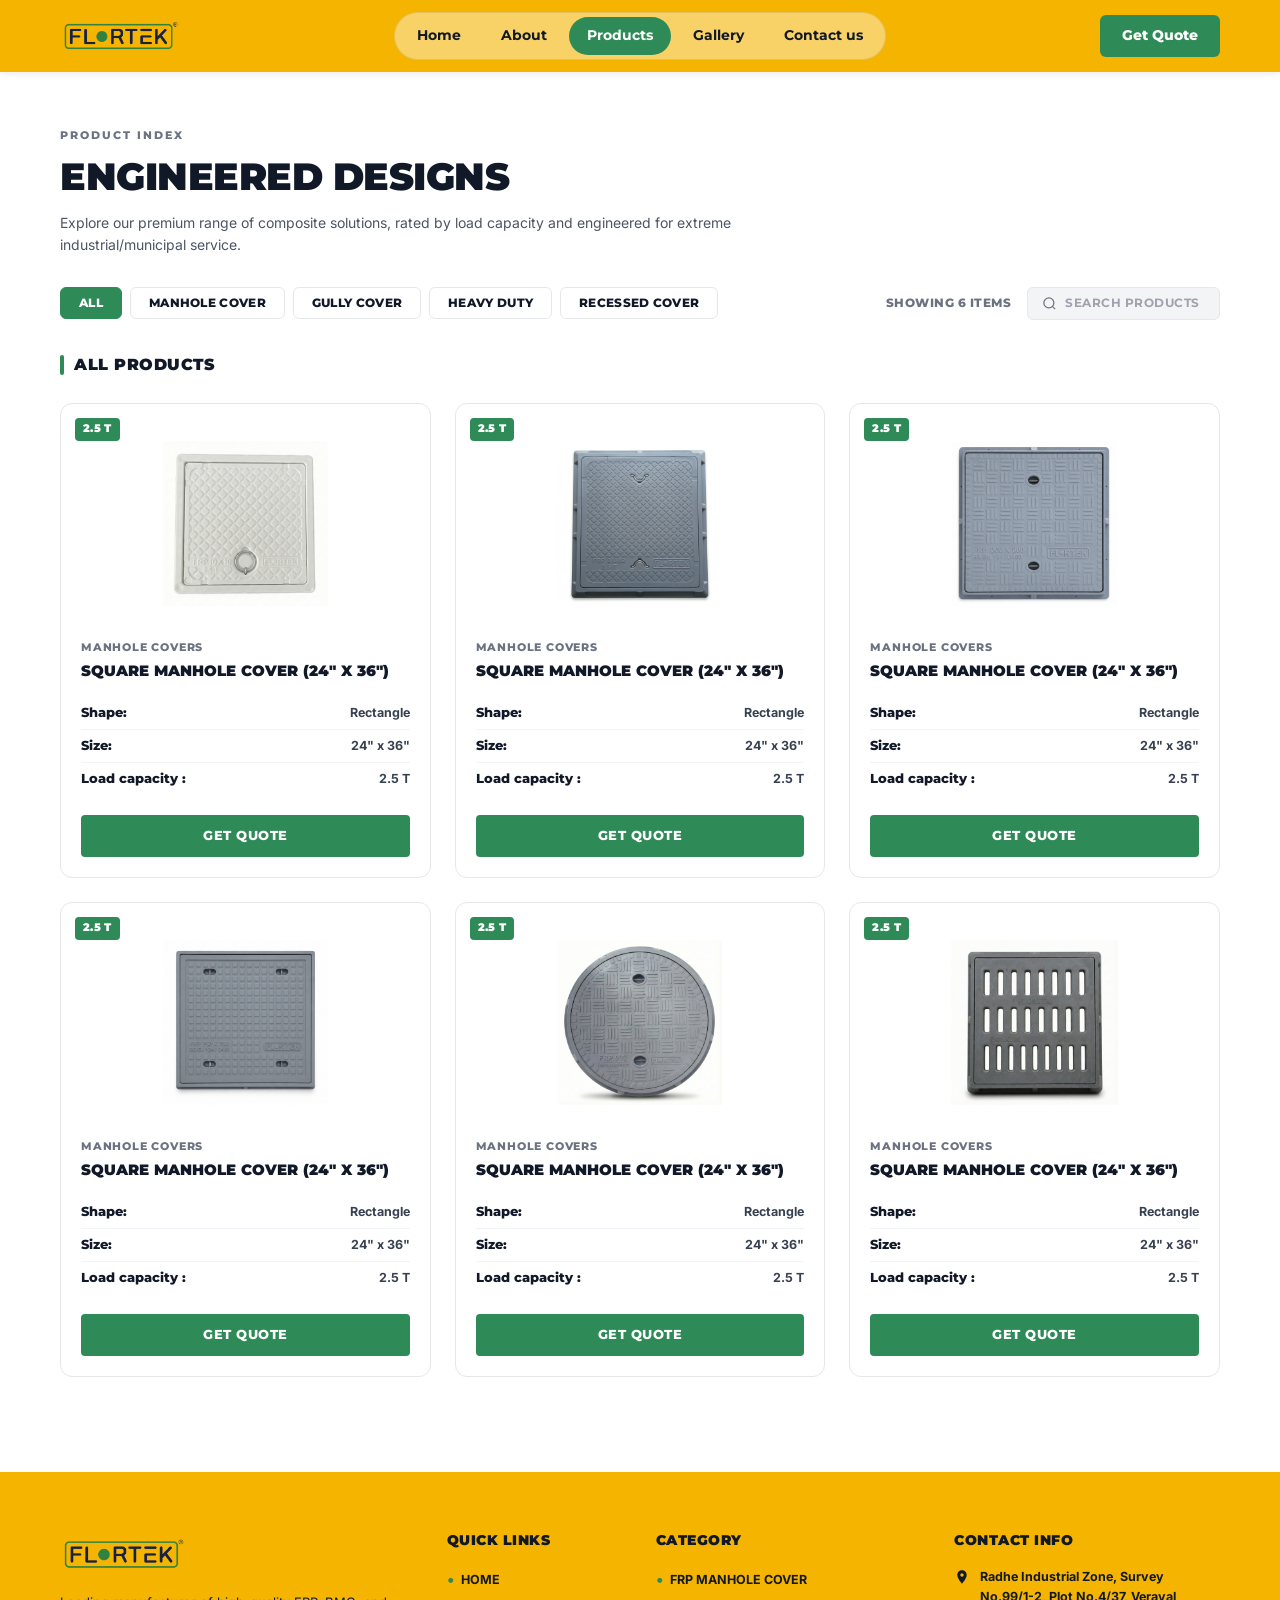
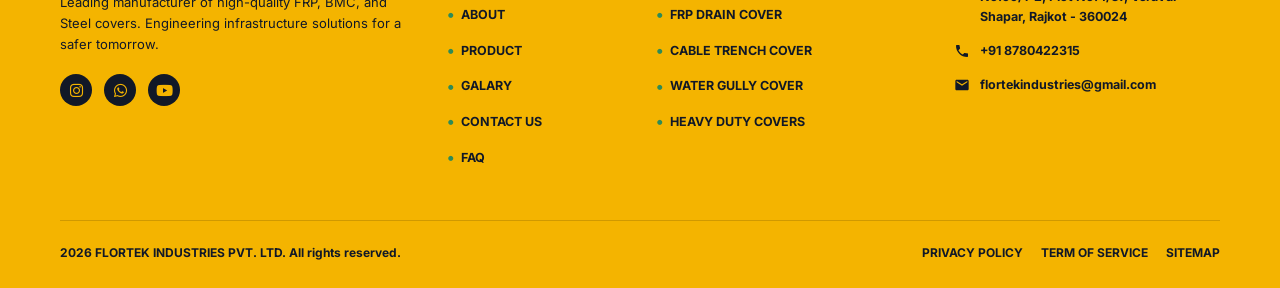
<file: products.html>
<!DOCTYPE html>
<html lang="en">
<head>
  <meta charset="UTF-8">
  <meta name="viewport" content="width=device-width, initial-scale=1.0">
  <title>Products Catalog | FLORTEK INDUSTRIES PVT. LTD.</title>
  <meta name="description" content="Explore FLORTEK's full range of FRP and BMC manhole covers, drain gratings, and gully covers engineered for superior durability.">
  <link rel="icon" type="image/svg+xml" href="images/flortek-logo.svg">
  <link rel="stylesheet" href="https://cdnjs.cloudflare.com/ajax/libs/font-awesome/6.5.1/css/all.min.css">
  <link rel="stylesheet" href="css/common.css">
  <link rel="stylesheet" href="css/products.css">
</head>
<body>

  <header class="top-header">
    <div class="container">
      <nav class="navbar" aria-label="Main Navigation">
        <a href="index.html" class="navbar-brand brand-logo-link" aria-label="FLORTEK Industries Homepage">
          <img src="images/flortek-logo.svg" alt="FLORTEK Logo" class="brand-logo-img">
        </a>

        <input type="checkbox" id="nav-toggle" class="nav-toggle-checkbox" aria-label="Toggle navigation">
        <label for="nav-toggle" class="navbar-toggler" aria-label="Toggle navigation">
          <span class="navbar-toggler-line"></span>
          <span class="navbar-toggler-line"></span>
          <span class="navbar-toggler-line"></span>
        </label>
        <label for="nav-toggle" class="nav-backdrop" aria-hidden="true"></label>

        <div class="navbar-collapse" id="flortekNav">
          <div class="nav-pill-wrapper">
            <ul class="nav-links">
              <li class="nav-item"><a href="index.html" class="nav-link">Home</a></li>
              <li class="nav-item"><a href="about.html" class="nav-link">About</a></li>
              <li class="nav-item"><a href="products.html" class="nav-link active">Products</a></li>
              <li class="nav-item"><a href="gallery.html" class="nav-link">Gallery</a></li>
              <li class="nav-item"><a href="contact.html" class="nav-link">Contact us</a></li>
            </ul>
          </div>
          <div class="mobile-nav-quote">
            <a href="inquiry.html" class="btn-header-quote-mobile">Get Quote</a>
          </div>
        </div>

        <a href="inquiry.html" class="btn-header-quote header-quote-desktop">Get Quote</a>
      </nav>
    </div>
  </header>

  <main>
    <section class="products-top-section">
      <div class="container">
        <span class="product-index-tag">PRODUCT INDEX</span>
        <h1 class="products-main-title">ENGINEERED DESIGNS</h1>
        <p class="products-subtitle">
          Explore our premium range of composite solutions, rated by load capacity and engineered for extreme industrial/municipal service.
        </p>

        <div class="filter-search-bar">
          <div class="filter-pills-group">
            <button type="button" class="filter-pill-btn active">ALL</button>
            <button type="button" class="filter-pill-btn">MANHOLE COVER</button>
            <button type="button" class="filter-pill-btn">GULLY COVER</button>
            <button type="button" class="filter-pill-btn">HEAVY DUTY</button>
            <button type="button" class="filter-pill-btn">RECESSED COVER</button>
          </div>

          <div class="search-info-group">
            <span class="items-count-text">SHOWING 6 ITEMS</span>
            <div class="search-input-box">
              <svg viewBox="0 0 24 24" fill="none" stroke="currentColor" stroke-width="2">
                <circle cx="11" cy="11" r="8"></circle>
                <line x1="21" y1="21" x2="16.65" y2="16.65"></line>
              </svg>
              <input type="text" placeholder="SEARCH PRODUCTS" aria-label="Search products">
            </div>
          </div>
        </div>

        <div class="section-category-bar">
          <div class="category-bar-line"></div>
          <h2 class="category-bar-title">ALL PRODUCTS</h2>
        </div>

        <div class="products-cards-grid">
          <article class="prod-card">
            <span class="prod-load-badge">2.5 T</span>
            <div class="prod-img-container">
              <img src="./images/frp-10x10-white.jpg" alt="FRP Square Manhole Cover 24x36">
            </div>
            <span class="prod-category-tag">MANHOLE COVERS</span>
            <h3 class="prod-card-title">SQUARE MANHOLE COVER (24" x 36")</h3>
            <table class="prod-specs-table">
              <tbody>
                <tr>
                  <td>Shape:</td>
                  <td>Rectangle</td>
                </tr>
                <tr>
                  <td>Size:</td>
                  <td>24" x 36"</td>
                </tr>
                <tr>
                  <td>Load capacity :</td>
                  <td>2.5 T</td>
                </tr>
              </tbody>
            </table>
            <a href="inquiry.html" class="btn-get-quote">GET QUOTE</a>
          </article>

          <article class="prod-card">
            <span class="prod-load-badge">2.5 T</span>
            <div class="prod-img-container">
              <img src="./images/frp-31x42-heavy.jpg" alt="FRP Square Manhole Cover 24x36">
            </div>
            <span class="prod-category-tag">MANHOLE COVERS</span>
            <h3 class="prod-card-title">SQUARE MANHOLE COVER (24" x 36")</h3>
            <table class="prod-specs-table">
              <tbody>
                <tr>
                  <td>Shape:</td>
                  <td>Rectangle</td>
                </tr>
                <tr>
                  <td>Size:</td>
                  <td>24" x 36"</td>
                </tr>
                <tr>
                  <td>Load capacity :</td>
                  <td>2.5 T</td>
                </tr>
              </tbody>
            </table>
            <a href="inquiry.html" class="btn-get-quote">GET QUOTE</a>
          </article>

          <article class="prod-card">
            <span class="prod-load-badge">2.5 T</span>
            <div class="prod-img-container">
              <img src="./images/frp-600x600-d400.jpg" alt="FRP Round Manhole Cover 24x36">
            </div>
            <span class="prod-category-tag">MANHOLE COVERS</span>
            <h3 class="prod-card-title">SQUARE MANHOLE COVER (24" x 36")</h3>
            <table class="prod-specs-table">
              <tbody>
                <tr>
                  <td>Shape:</td>
                  <td>Rectangle</td>
                </tr>
                <tr>
                  <td>Size:</td>
                  <td>24" x 36"</td>
                </tr>
                <tr>
                  <td>Load capacity :</td>
                  <td>2.5 T</td>
                </tr>
              </tbody>
            </table>
            <a href="inquiry.html" class="btn-get-quote">GET QUOTE</a>
          </article>

          <article class="prod-card">
            <span class="prod-load-badge">2.5 T</span>
            <div class="prod-img-container">
              <img src="./images/frp-750x750-d400.jpg" alt="FRP Framed Square Manhole Cover 24x36">
            </div>
            <span class="prod-category-tag">MANHOLE COVERS</span>
            <h3 class="prod-card-title">SQUARE MANHOLE COVER (24" x 36")</h3>
            <table class="prod-specs-table">
              <tbody>
                <tr>
                  <td>Shape:</td>
                  <td>Rectangle</td>
                </tr>
                <tr>
                  <td>Size:</td>
                  <td>24" x 36"</td>
                </tr>
                <tr>
                  <td>Load capacity :</td>
                  <td>2.5 T</td>
                </tr>
              </tbody>
            </table>
            <a href="inquiry.html" class="btn-get-quote">GET QUOTE</a>
          </article>

          <article class="prod-card">
            <span class="prod-load-badge">2.5 T</span>
            <div class="prod-img-container">
              <img src="./images/frp-circular-600-b125.jpg" alt="FRP Slotted Drain Cover 24x36">
            </div>
            <span class="prod-category-tag">MANHOLE COVERS</span>
            <h3 class="prod-card-title">SQUARE MANHOLE COVER (24" x 36")</h3>
            <table class="prod-specs-table">
              <tbody>
                <tr>
                  <td>Shape:</td>
                  <td>Rectangle</td>
                </tr>
                <tr>
                  <td>Size:</td>
                  <td>24" x 36"</td>
                </tr>
                <tr>
                  <td>Load capacity :</td>
                  <td>2.5 T</td>
                </tr>
              </tbody>
            </table>
            <a href="inquiry.html" class="btn-get-quote">GET QUOTE</a>
          </article>

          <article class="prod-card">
            <span class="prod-load-badge">2.5 T</span>
            <div class="prod-img-container">
              <img src="./images/GULLY COVER-5T-500x500-GRAY.png" alt="FRP Recessed Manhole Cover 24x36">
            </div>
            <span class="prod-category-tag">MANHOLE COVERS</span>
            <h3 class="prod-card-title">SQUARE MANHOLE COVER (24" x 36")</h3>
            <table class="prod-specs-table">
              <tbody>
                <tr>
                  <td>Shape:</td>
                  <td>Rectangle</td>
                </tr>
                <tr>
                  <td>Size:</td>
                  <td>24" x 36"</td>
                </tr>
                <tr>
                  <td>Load capacity :</td>
                  <td>2.5 T</td>
                </tr>
              </tbody>
            </table>
            <a href="inquiry.html" class="btn-get-quote">GET QUOTE</a>
          </article>
        </div>
      </div>
    </section>
  </main>

  <footer class="site-footer">
    <div class="container">
      <div class="footer-top-grid">
        <div class="footer-col">
          <img src="images/flortek-logo.svg" alt="FLORTEK Logo" class="footer-brand-logo">
          <p class="footer-bio">
            Leading manufacturer of high-quality FRP, BMC, and Steel covers. Engineering infrastructure solutions for a safer tomorrow.
          </p>
          <div class="footer-social-links">
            <a href="https://instagram.com" class="social-icon-circle" aria-label="Instagram"><i class="fa-brands fa-instagram"></i></a>
            <a href="https://wa.me/918780422315" class="social-icon-circle" aria-label="WhatsApp"><i class="fa-brands fa-whatsapp"></i></a>
            <a href="https://youtube.com" class="social-icon-circle" aria-label="YouTube"><i class="fa-brands fa-youtube"></i></a>
          </div>
        </div>

        <div class="footer-col">
          <h4 class="footer-col-title">QUICK LINKS</h4>
          <ul class="footer-links-list">
            <li><a href="index.html">HOME</a></li>
            <li><a href="about.html">ABOUT</a></li>
            <li><a href="products.html">PRODUCT</a></li>
            <li><a href="gallery.html">GALARY</a></li>
            <li><a href="contact.html">CONTACT US</a></li>
            <li><a href="inquiry.html">FAQ</a></li>
          </ul>
        </div>

        <div class="footer-col">
          <h4 class="footer-col-title">CATEGORY</h4>
          <ul class="footer-links-list">
            <li><a href="products.html">FRP MANHOLE COVER</a></li>
            <li><a href="products.html">FRP DRAIN COVER</a></li>
            <li><a href="products.html">CABLE TRENCH COVER</a></li>
            <li><a href="products.html">WATER GULLY COVER</a></li>
            <li><a href="products.html">HEAVY DUTY COVERS</a></li>
          </ul>
        </div>

        <div class="footer-col">
          <h4 class="footer-col-title">CONTACT INFO</h4>
          <ul class="footer-contact-list">
            <li class="footer-contact-item">
              <svg viewBox="0 0 24 24"><path d="M12 2C8.13 2 5 5.13 5 9c0 5.25 7 13 7 13s7-7.75 7-13c0-3.87-3.13-7-7-7zm0 9.5c-1.38 0-2.5-1.12-2.5-2.5s1.12-2.5 2.5-2.5 2.5 1.12 2.5 2.5-1.12 2.5-2.5 2.5z"/></svg>
              <span>Radhe Industrial Zone, Survey No.99/1-2, Plot No.4/37, Veraval Shapar, Rajkot - 360024</span>
            </li>
            <li class="footer-contact-item">
              <svg viewBox="0 0 24 24"><path d="M6.62 10.79c1.44 2.83 3.76 5.14 6.59 6.59l2.2-2.2c.27-.27.67-.36 1.02-.24 1.12.37 2.33.57 3.57.57.55 0 1 .45 1 1V20c0 .55-.45 1-1 1-9.39 0-17-7.61-17-17 0-.55.45-1 1-1h3.5c.55 0 1 .45 1 1 0 1.25.2 2.45.57 3.57.11.35.03.74-.25 1.02l-2.2 2.2z"/></svg>
              <span>+91 8780422315</span>
            </li>
            <li class="footer-contact-item">
              <svg viewBox="0 0 24 24"><path d="M20 4H4c-1.1 0-1.99.9-1.99 2L2 18c0 1.1.9 2 2 2h16c1.1 0 2-.9 2-2V6c0-1.1-.9-2-2-2zm0 4l-8 5-8-5V6l8 5 8-5v2z"/></svg>
              <span>flortekindustries@gmail.com</span>
            </li>
          </ul>
        </div>
      </div>

      <div class="footer-bottom-bar">
        <span>2026 FLORTEK INDUSTRIES PVT. LTD. All rights reserved.</span>
        <div class="footer-bottom-links">
          <a href="about.html">PRIVACY POLICY</a>
          <a href="about.html">TERM OF SERVICE</a>
          <a href="about.html">SITEMAP</a>
        </div>
      </div>
    </div>
  </footer>

  <script>
    document.addEventListener('click', function (e) {
      var navToggle = document.getElementById('nav-toggle');
      if (navToggle && navToggle.checked) {
        var header = document.querySelector('.top-header');
        if (header && !header.contains(e.target)) {
          navToggle.checked = false;
        }
      }
    });
    window.addEventListener('resize', function () {
      if (window.innerWidth >= 992) {
        var navToggle = document.getElementById('nav-toggle');
        if (navToggle && navToggle.checked) navToggle.checked = false;
      }
    });
  </script>

</body>
</html>
</file>
<file: css/common.css>
@import url('https://fonts.googleapis.com/css2?family=Montserrat:wght@400;500;600;700;800;900&family=Inter:wght@400;500;600;700&display=swap');
@import url('https://cdnjs.cloudflare.com/ajax/libs/font-awesome/6.5.1/css/all.min.css');

* {
  margin: 0;
  padding: 0;
  box-sizing: border-box;
}

body {
  font-family: 'Inter', sans-serif;
  color: #374151;
  background-color: #ffffff;
  line-height: 1.6;
  -webkit-font-smoothing: antialiased;
}

h1, h2, h3, h4, h5, h6 {
  font-family: 'Montserrat', sans-serif;
  color: #111827;
  font-weight: 800;
  line-height: 1.25;
}

a {
  text-decoration: none !important;
  color: inherit;
  transition: all 0.25s ease-in-out;
}

img, svg {
  display: block;
  max-width: 100%;
  height: auto;
}

ul, ol {
  list-style: none;
  padding-left: 0;
  margin-bottom: 0;
}

.container {
  width: 100%;
  max-width: 1200px;
  margin-left: auto;
  margin-right: auto;
  padding-left: 20px;
  padding-right: 20px;
}

.text-center {
  text-align: center;
}

.btn {
  display: inline-flex;
  align-items: center;
  justify-content: center;
  gap: 8px;
  font-family: 'Montserrat', sans-serif;
  font-weight: 800;
  font-size: 13.5px;
  padding: 12px 22px;
  border-radius: 6px;
  cursor: pointer;
  transition: all 0.2s ease;
  letter-spacing: 0.5px;
  border: none;
}

.btn-green {
  background-color: #2E8B57;
  color: #ffffff !important;
  border: 1px solid #2E8B57;
}

.btn-green:hover {
  background-color: #246e45;
  border-color: #246e45;
  transform: translateY(-2px);
}

.btn-yellow {
  background-color: #F4B400;
  color: #111827 !important;
  border: 1px solid #F4B400;
}

.btn-yellow:hover {
  background-color: #d9a000;
  border-color: #d9a000;
  transform: translateY(-2px);
}

.btn-outline {
  background-color: #ffffff;
  color: #111827 !important;
  border: 1px solid #e5e7eb;
}

.btn-outline:hover {
  background-color: #f9fafb;
  border-color: #cbd5e1;
  transform: translateY(-2px);
}

.top-header {
  background-color: #F4B400;
  width: 100%;
  position: sticky;
  top: 0;
  z-index: 1000;
  box-shadow: 0 2px 8px rgba(0, 0, 0, 0.08);
}

.navbar {
  display: flex;
  align-items: center;
  justify-content: space-between;
  height: 72px;
  padding: 0;
  position: relative;
}

.navbar-brand {
  padding: 0;
  margin: 0;
  display: inline-flex;
  align-items: center;
}

.brand-logo-img {
  height: 42px;
  width: auto;
}

.nav-toggle-checkbox {
  display: none;
}

.navbar-toggler {
  display: none;
  background: transparent;
  border: 1px solid rgba(0, 0, 0, 0.2);
  border-radius: 6px;
  padding: 7px 9px;
  cursor: pointer;
  flex-direction: column;
  justify-content: space-between;
  width: 38px;
  height: 34px;
}

.navbar-toggler-line {
  display: block;
  height: 3px;
  width: 100%;
  background-color: #111827;
  border-radius: 2px;
  transition: all 0.25s ease-in-out;
}

.navbar-collapse {
  display: flex;
  align-items: center;
  justify-content: center;
  flex: 1;
}

.nav-pill-wrapper {
  background-color: rgba(255, 255, 255, 0.4);
  border: 1px solid rgba(0, 0, 0, 0.08);
  border-radius: 9999px;
  padding: 4px;
  display: flex;
  align-items: center;
}

.nav-links {
  display: flex;
  align-items: center;
  gap: 4px;
}

.nav-link {
  padding: 8px 18px !important;
  font-family: 'Montserrat', sans-serif;
  font-size: 13.5px;
  font-weight: 700;
  color: #111827 !important;
  border-radius: 9999px;
  transition: all 0.2s ease-in-out;
  display: inline-block;
}

.nav-link:hover {
  color: #2E8B57 !important;
  background-color: rgba(255, 255, 255, 0.7);
}

.nav-link.active {
  background-color: #2E8B57 !important;
  color: #ffffff !important;
}

.btn-header-quote {
  background-color: #2E8B57;
  color: #ffffff !important;
  font-family: 'Montserrat', sans-serif;
  font-size: 13.5px;
  font-weight: 800;
  padding: 10px 22px;
  border-radius: 6px;
  transition: all 0.2s ease-in-out;
  display: inline-flex;
  align-items: center;
  justify-content: center;
  white-space: nowrap;
}

.btn-header-quote:hover {
  background-color: #246e45;
  transform: translateY(-1px);
}

.mobile-nav-quote {
  display: none;
}

.nav-backdrop {
  display: none;
}

@media (max-width: 991.98px) {
  .top-header {
    position: sticky;
    top: 0;
    z-index: 1000;
    background-color: #F4B400;
  }

  .navbar {
    height: 64px;
    padding: 0;
    display: flex;
    align-items: center;
    justify-content: space-between;
    position: static;
    flex-wrap: nowrap;
  }

  .navbar-brand {
    order: 1;
    z-index: 1002;
    display: inline-flex;
    align-items: center;
  }

  .brand-logo-img {
    height: 38px;
    width: auto;
  }

  .navbar-toggler {
    display: flex;
    order: 2;
    margin-left: auto;
    background: rgba(255, 255, 255, 0.25);
    border: 1.5px solid rgba(17, 24, 39, 0.35);
    border-radius: 8px;
    padding: 8px 9px;
    cursor: pointer;
    flex-direction: column;
    justify-content: space-between;
    width: 40px;
    height: 36px;
    z-index: 1002;
    transition: background-color 0.2s ease, border-color 0.2s ease;
  }

  .navbar-toggler:hover,
  .navbar-toggler:focus {
    background: rgba(255, 255, 255, 0.45);
    border-color: #111827;
  }

  .navbar-toggler-line {
    display: block;
    height: 2.5px;
    width: 100%;
    background-color: #111827;
    border-radius: 2px;
    transition: all 0.25s ease-in-out;
  }

  .header-quote-desktop {
    display: none !important;
  }

  .navbar-collapse {
    display: none;
    position: absolute;
    top: 100%;
    left: 0;
    right: 0;
    width: 100%;
    background-color: #ffffff;
    box-shadow: 0 16px 36px rgba(0, 0, 0, 0.16);
    border-top: 1px solid rgba(0, 0, 0, 0.06);
    border-bottom: 3px solid #2E8B57;
    border-bottom-left-radius: 16px;
    border-bottom-right-radius: 16px;
    padding: 16px 20px 22px;
    z-index: 1001;
    margin-top: 0;
    flex: none;
    flex-direction: column;
  }

  .nav-toggle-checkbox:checked ~ .navbar-collapse {
    display: flex !important;
    animation: navDropdownFade 0.22s ease-out;
  }

  @keyframes navDropdownFade {
    from {
      opacity: 0;
      transform: translateY(-8px);
    }
    to {
      opacity: 1;
      transform: translateY(0);
    }
  }

  .nav-backdrop {
    display: none;
    position: fixed;
    top: 64px;
    left: 0;
    right: 0;
    bottom: 0;
    background: rgba(17, 24, 39, 0.45);
    backdrop-filter: blur(2px);
    -webkit-backdrop-filter: blur(2px);
    z-index: 999;
    cursor: pointer;
  }

  .nav-toggle-checkbox:checked ~ .nav-backdrop {
    display: block;
  }

  .nav-toggle-checkbox:checked + .navbar-toggler {
    background: rgba(255, 255, 255, 0.5);
    border-color: #111827;
  }

  .nav-toggle-checkbox:checked + .navbar-toggler .navbar-toggler-line:nth-child(1) {
    transform: translateY(7px) rotate(45deg);
  }
  .nav-toggle-checkbox:checked + .navbar-toggler .navbar-toggler-line:nth-child(2) {
    opacity: 0;
  }
  .nav-toggle-checkbox:checked + .navbar-toggler .navbar-toggler-line:nth-child(3) {
    transform: translateY(-7px) rotate(-45deg);
  }

  .nav-pill-wrapper {
    width: 100%;
    background-color: transparent;
    border-radius: 0;
    padding: 0;
    border: none;
    box-shadow: none;
  }

  .nav-links {
    flex-direction: column;
    width: 100%;
    gap: 6px;
    margin: 0;
    padding: 0;
  }

  .nav-link {
    width: 100%;
    text-align: center;
    padding: 12px 18px !important;
    font-size: 15px;
    font-weight: 700;
    color: #111827 !important;
    border-radius: 8px;
    display: block;
    transition: background-color 0.2s ease, color 0.2s ease;
  }

  .nav-link:hover {
    background-color: rgba(46, 139, 87, 0.08);
    color: #2E8B57 !important;
  }

  .nav-link.active {
    background-color: #2E8B57 !important;
    color: #ffffff !important;
    box-shadow: 0 4px 10px rgba(46, 139, 87, 0.25);
  }

  .mobile-nav-quote {
    display: block;
    width: 100%;
    margin-top: 10px;
    padding-top: 12px;
    border-top: 1px solid #f3f4f6;
  }

  .mobile-nav-quote .btn-header-quote-mobile {
    display: flex;
    align-items: center;
    justify-content: center;
    width: 100%;
    background-color: #2E8B57;
    color: #ffffff !important;
    font-family: 'Montserrat', sans-serif;
    font-weight: 800;
    font-size: 14px;
    padding: 12px 20px;
    border-radius: 8px;
    letter-spacing: 0.5px;
    text-transform: uppercase;
    box-shadow: 0 4px 12px rgba(46, 139, 87, 0.25);
    transition: all 0.2s ease;
  }

  .mobile-nav-quote .btn-header-quote-mobile:hover {
    background-color: #246e45;
    transform: translateY(-1px);
  }
}

.site-footer {
  background-color: #F4B400;
  padding: 60px 0 25px;
  color: #111827;
}

.footer-top-grid {
  display: grid;
  grid-template-columns: 2fr 1fr 1.5fr 1.5fr;
  gap: 32px;
  margin-bottom: 50px;
}

.footer-brand-logo {
  height: 44px;
  width: auto;
  margin-bottom: 16px;
}

.footer-bio {
  font-size: 13px;
  color: #111827;
  line-height: 1.6;
  margin-bottom: 20px;
}

.footer-social-links {
  display: flex;
  gap: 12px;
}

.social-icon-circle {
  width: 32px;
  height: 32px;
  border-radius: 50%;
  background-color: #111827;
  color: #F4B400 !important;
  display: flex;
  align-items: center;
  justify-content: center;
  font-size: 15px;
  transition: all 0.2s ease;
  text-decoration: none;
}

.social-icon-circle i {
  font-size: 15px;
  color: #F4B400;
  transition: color 0.2s ease;
  display: flex;
  align-items: center;
  justify-content: center;
}

.social-icon-circle:hover {
  background-color: #2E8B57;
  color: #ffffff !important;
}

.social-icon-circle:hover i {
  color: #ffffff;
}

.footer-col-title {
  font-size: 13.5px;
  font-weight: 900;
  text-transform: uppercase;
  color: #111827;
  margin-bottom: 18px;
  letter-spacing: 0.5px;
}

.footer-links-list {
  display: flex;
  flex-direction: column;
  gap: 10px;
}

.footer-links-list li a {
  font-size: 12.5px;
  color: #111827;
  font-weight: 700;
  text-transform: uppercase;
  display: inline-flex;
  align-items: center;
  gap: 6px;
}

.footer-links-list li a:before {
  content: "•";
  color: #2E8B57;
  font-size: 16px;
}

.footer-links-list li a:hover {
  color: #2E8B57;
}

.footer-contact-list {
  display: flex;
  flex-direction: column;
  gap: 14px;
}

.footer-contact-item {
  display: flex;
  align-items: flex-start;
  gap: 10px;
  font-size: 12.5px;
  color: #111827;
  font-weight: 700;
}

.footer-contact-item svg {
  width: 16px;
  height: 16px;
  margin-top: 2px;
  flex-shrink: 0;
  fill: #111827;
}

.footer-bottom-bar {
  border-top: 1px solid rgba(0, 0, 0, 0.15);
  padding-top: 22px;
  margin-top: 50px;
  display: flex;
  justify-content: space-between;
  align-items: center;
  flex-wrap: wrap;
  gap: 16px;
  font-size: 12px;
  font-weight: 700;
  color: #111827;
}

.footer-bottom-links {
  display: flex;
  gap: 18px;
  text-transform: uppercase;
}

.footer-bottom-links a:hover {
  text-decoration: underline !important;
}

@media (max-width: 991px) {
  .footer-top-grid {
    grid-template-columns: repeat(2, 1fr);
    gap: 32px;
  }
}

@media (max-width: 650px) {
  .footer-top-grid {
    grid-template-columns: 1fr;
    gap: 28px;
  }

  .footer-bottom-bar {
    flex-direction: column;
    text-align: center;
  }
}
</file>
<file: css/home.css>
@import url('common.css');

.hero-section {
  padding: 65px 0 75px;
  background-color: #ffffff;
}

.hero-grid {
  display: grid;
  grid-template-columns: 1.1fr 0.9fr;
  align-items: center;
  gap: 32px;
}

.hero-title {
  font-size: 44px;
  font-weight: 900;
  line-height: 1.12;
  text-transform: uppercase;
  margin-bottom: 18px;
  letter-spacing: -0.5px;
}

.title-black {
  color: #111827;
  display: block;
}

.title-green-light {
  color: #3b9e67;
  display: inline-block;
}

.title-green-dark {
  color: #2E8B57;
  display: inline-block;
}

.hero-desc {
  font-size: 15px;
  color: #4b5563;
  line-height: 1.65;
  margin-bottom: 30px;
  max-width: 540px;
}

.hero-actions {
  display: flex;
  flex-wrap: wrap;
  gap: 12px;
  align-items: center;
}

.hero-graphic-col {
  text-align: center;
}

.hero-cluster-img {
  width: 100%;
  max-width: 460px;
  margin: 0 auto;
}

.gallery-section {
  padding: 70px 0 80px;
  background-color: #fcfdfe;
  border-top: 1px solid #f1f5f9;
}

.section-header-center {
  text-align: center;
  max-width: 700px;
  margin: 0 auto 40px;
}

.section-tag {
  color: #2E8B57;
  font-family: 'Montserrat', sans-serif;
  font-size: 11px;
  font-weight: 900;
  letter-spacing: 2px;
  text-transform: uppercase;
  margin-bottom: 6px;
  display: block;
}

.section-main-title {
  font-size: 32px;
  font-weight: 900;
  letter-spacing: 0.5px;
  text-transform: uppercase;
  color: #111827;
  margin-bottom: 10px;
}

.section-subtitle {
  font-size: 14px;
  color: #6b7280;
  line-height: 1.55;
}

.product-cards-grid {
  display: grid;
  grid-template-columns: repeat(3, 1fr);
  gap: 24px;
  margin-bottom: 35px;
}

.product-card {
  background-color: #ffffff;
  border: 1px solid #e5e7eb;
  border-radius: 12px;
  padding: 22px;
  display: flex;
  flex-direction: column;
  transition: all 0.25s ease;
  height: 100%;
}

.product-card:hover {
  transform: translateY(-4px);
  box-shadow: 0 10px 24px rgba(0, 0, 0, 0.08);
}

.product-card-img-wrap {
  background-color: #f8fafc;
  border: 1px solid #f1f5f9;
  border-radius: 10px;
  padding: 14px;
  height: 210px;
  display: flex;
  align-items: center;
  justify-content: center;
  margin-bottom: 16px;
  overflow: hidden;
}

.product-card-img {
  max-height: 175px;
  max-width: 100%;
  width: auto;
  object-fit: contain;
  transition: transform 0.35s ease;
}

.product-card:hover .product-card-img {
  transform: scale(1.06);
}

.product-card-header {
  display: flex;
  align-items: center;
  justify-content: space-between;
  gap: 10px;
  margin-bottom: 10px;
}

.product-card-title {
  font-family: 'Montserrat', sans-serif;
  font-size: 14px;
  font-weight: 800;
  color: #111827;
  text-transform: uppercase;
}

.badge-hot {
  background-color: #F4B400;
  color: #111827;
  font-family: 'Montserrat', sans-serif;
  font-size: 9.5px;
  font-weight: 900;
  padding: 2px 6px;
  border-radius: 3px;
  letter-spacing: 0.5px;
}

.product-card-desc {
  font-size: 12.5px;
  color: #6b7280;
  line-height: 1.55;
  margin-bottom: 20px;
  flex-grow: 1;
}

.product-card .btn-green {
  width: 100%;
  font-size: 12px;
  padding: 10px 16px;
}

.gallery-bottom-cta {
  text-align: center;
  margin-top: 30px;
}

.range-section {
  padding: 70px 0 80px;
  background-color: #ffffff;
  border-top: 1px solid #f1f5f9;
}

.range-grid {
  display: grid;
  grid-template-columns: repeat(4, 1fr);
  gap: 24px;
  margin-top: 30px;
}

.range-card {
  background-color: #ffffff;
  border: 1px solid #e5e7eb;
  border-radius: 12px;
  padding: 28px 20px 22px;
  display: flex;
  flex-direction: column;
  transition: all 0.25s ease;
  height: 100%;
}

.range-card:hover {
  transform: translateY(-4px);
  box-shadow: 0 8px 20px rgba(0, 0, 0, 0.08);
  border-color: #2E8B57;
}

.range-icon-box {
  width: 40px;
  height: 40px;
  border-radius: 8px;
  background-color: #eaf5ef;
  color: #2E8B57;
  display: flex;
  align-items: center;
  justify-content: center;
  margin-bottom: 18px;
}

.range-icon-box svg {
  width: 20px;
  height: 20px;
  fill: #2E8B57;
}

.range-card-title {
  font-size: 15px;
  font-weight: 800;
  color: #111827;
  text-transform: uppercase;
  margin-bottom: 10px;
}

.range-card-desc {
  font-size: 12.5px;
  color: #6b7280;
  line-height: 1.5;
  margin-bottom: 20px;
  flex-grow: 1;
}

.range-card-link {
  font-family: 'Montserrat', sans-serif;
  font-size: 12px;
  font-weight: 800;
  color: #2E8B57;
  display: inline-flex;
  align-items: center;
}

.range-card-link:hover {
  text-decoration: underline !important;
}

.superiority-section {
  padding: 75px 0;
  background-color: #f1f5f9;
}

.superiority-grid {
  display: grid;
  grid-template-columns: 5fr 7fr;
  align-items: center;
  gap: 40px;
}

.superiority-title {
  font-size: 38px;
  font-weight: 900;
  line-height: 1.15;
  text-transform: uppercase;
  margin-bottom: 18px;
}

.superiority-title .text-green {
  color: #2E8B57;
}

.superiority-desc {
  font-size: 14.5px;
  color: #4b5563;
  line-height: 1.65;
  margin-bottom: 28px;
}

.features-2x2-grid {
  display: grid;
  grid-template-columns: 1fr 1fr;
  gap: 16px;
}

.feature-card {
  background-color: #ffffff;
  border: 1px solid #e5e7eb;
  border-radius: 10px;
  padding: 20px 18px;
  box-shadow: 0 2px 6px rgba(0, 0, 0, 0.04);
  height: 100%;
}

.feature-icon-title {
  display: flex;
  align-items: center;
  gap: 10px;
  margin-bottom: 8px;
}

.feature-check-icon {
  width: 24px;
  height: 24px;
  border-radius: 50%;
  background-color: #2E8B57;
  color: #ffffff;
  display: flex;
  align-items: center;
  justify-content: center;
  font-size: 12px;
  font-weight: 900;
  flex-shrink: 0;
}

.feature-title {
  font-size: 13.5px;
  font-weight: 800;
  color: #111827;
  text-transform: uppercase;
}

.feature-desc {
  font-size: 12px;
  color: #6b7280;
  line-height: 1.5;
  padding-left: 34px;
}

.reviews-section {
  padding: 70px 0 80px;
  background-color: #ffffff;
}

.reviews-header-bar {
  margin-bottom: 35px;
  padding-bottom: 20px;
  border-bottom: 1px solid #e5e7eb;
  display: flex;
  justify-content: space-between;
  align-items: center;
  flex-wrap: wrap;
  gap: 20px;
}

.google-badge {
  display: inline-flex;
  align-items: center;
  gap: 8px;
  background-color: #ffffff;
  border: 1px solid #e5e7eb;
  border-radius: 9999px;
  padding: 4px 12px;
  font-family: 'Montserrat', sans-serif;
  font-size: 10.5px;
  font-weight: 800;
  color: #111827;
  text-transform: uppercase;
  margin-bottom: 10px;
}

.google-icon {
  width: 14px;
  height: 14px;
}

.reviews-title {
  font-size: 28px;
  font-weight: 900;
  text-transform: uppercase;
  color: #111827;
  margin-bottom: 6px;
}

.reviews-subtitle {
  font-size: 13.5px;
  color: #6b7280;
}

.reviews-header-right {
  display: flex;
  align-items: center;
  gap: 20px;
  flex-wrap: wrap;
}

.rating-score-box {
  display: flex;
  align-items: center;
  gap: 10px;
}

.score-num {
  font-family: 'Montserrat', sans-serif;
  font-size: 34px;
  font-weight: 900;
  color: #111827;
  line-height: 1;
}

.stars-container {
  display: flex;
  gap: 2px;
  color: #F4B400;
  font-size: 16px;
}

.reviews-cards-grid {
  display: grid;
  grid-template-columns: repeat(3, 1fr);
  gap: 24px;
}

.review-card {
  background-color: #ffffff;
  border: 1px solid #e5e7eb;
  border-radius: 12px;
  padding: 22px 18px;
  display: flex;
  flex-direction: column;
  height: 100%;
}

.reviewer-profile {
  display: flex;
  align-items: center;
  gap: 12px;
  margin-bottom: 12px;
}

.reviewer-avatar {
  width: 40px;
  height: 40px;
  border-radius: 50%;
  background-color: #054d28;
  color: #ffffff;
  font-family: 'Montserrat', sans-serif;
  font-weight: 800;
  font-size: 16px;
  display: flex;
  align-items: center;
  justify-content: center;
  flex-shrink: 0;
}

.reviewer-name {
  font-size: 13px;
  font-weight: 800;
  color: #111827;
  margin-bottom: 2px;
}

.reviewer-role {
  font-size: 11px;
  color: #6b7280;
  font-weight: 500;
  display: block;
}

.review-stars {
  color: #F4B400;
  font-size: 14px;
  margin-bottom: 12px;
  letter-spacing: 1px;
}

.review-text {
  font-size: 12.5px;
  color: #4b5563;
  line-height: 1.55;
  flex-grow: 1;
}

.review-footer {
  display: flex;
  justify-content: space-between;
  align-items: center;
  font-size: 11px;
  color: #9ca3af;
  font-weight: 600;
  border-top: 1px solid #f1f5f9;
  padding-top: 14px;
  margin-top: 18px;
}

.review-footer span:first-child {
  color: #2E8B57;
  font-weight: 700;
}

.cta-banner-section {
  background-color: #2E8B57;
  padding: 60px 0;
  color: #ffffff;
  text-align: center;
}

.cta-title {
  font-size: 34px;
  font-weight: 900;
  text-transform: uppercase;
  color: #ffffff;
  margin-bottom: 8px;
  letter-spacing: 0.5px;
}

.cta-subtitle {
  font-family: 'Montserrat', sans-serif;
  font-size: 13px;
  font-weight: 700;
  color: rgba(255, 255, 255, 0.95);
  margin-bottom: 24px;
  max-width: 620px;
  margin-left: auto;
  margin-right: auto;
}

.btn-cta-white {
  background-color: #ffffff;
  color: #111827 !important;
  font-family: 'Montserrat', sans-serif;
  font-size: 12.5px;
  font-weight: 800;
  padding: 13px 28px;
  border-radius: 4px;
  display: inline-block;
  letter-spacing: 0.5px;
  transition: all 0.2s ease;
}

.btn-cta-white:hover {
  background-color: #f8fafc;
  transform: translateY(-2px);
  box-shadow: 0 4px 12px rgba(0, 0, 0, 0.15);
}

@media (max-width: 991px) {
  .hero-grid {
    grid-template-columns: 1fr;
    text-align: center;
    gap: 40px;
  }

  .hero-desc {
    margin-left: auto;
    margin-right: auto;
  }

  .hero-actions {
    justify-content: center;
  }

  .product-cards-grid {
    grid-template-columns: repeat(2, 1fr);
  }

  .range-grid {
    grid-template-columns: repeat(2, 1fr);
  }

  .superiority-grid {
    grid-template-columns: 1fr;
  }

  .reviews-cards-grid {
    grid-template-columns: 1fr;
  }

  .reviews-header-bar {
    flex-direction: column;
    text-align: center;
  }

  .reviews-header-right {
    justify-content: center;
  }
}

@media (max-width: 600px) {
  .hero-title {
    font-size: 32px;
  }

  .product-cards-grid {
    grid-template-columns: 1fr;
  }

  .range-grid {
    grid-template-columns: 1fr;
  }

  .features-2x2-grid {
    grid-template-columns: 1fr;
  }

  .hero-actions {
    flex-direction: column;
    width: 100%;
  }

  .hero-actions .btn {
    width: 100%;
  }
}
</file>
<file: css/about.css>
@import url('common.css');

.about-top-section {
  padding: 55px 0 60px;
  background-color: #ffffff;
}

.about-main-title {
  font-size: 42px;
  font-weight: 900;
  text-transform: uppercase;
  color: #111827;
  margin-bottom: 20px;
  letter-spacing: -0.5px;
}

.about-intro-p {
  font-size: 14.5px;
  color: #4b5563;
  line-height: 1.7;
  max-width: 900px;
  margin-bottom: 36px;
}

.about-badges-grid {
  display: grid;
  grid-template-columns: repeat(4, 1fr);
  gap: 16px;
}

.about-badge-card {
  background-color: #f3f4f6;
  border: 1px solid #e5e7eb;
  border-radius: 8px;
  padding: 16px 18px;
  display: flex;
  align-items: center;
  gap: 14px;
  height: 100%;
}

.about-badge-icon {
  width: 38px;
  height: 38px;
  border-radius: 6px;
  background-color: #ffffff;
  border: 1px solid #e5e7eb;
  color: #2E8B57;
  display: flex;
  align-items: center;
  justify-content: center;
  flex-shrink: 0;
}

.about-badge-label {
  font-family: 'Montserrat', sans-serif;
  font-size: 10.5px;
  font-weight: 700;
  color: #6b7280;
  text-transform: uppercase;
  letter-spacing: 0.5px;
  display: block;
  margin-bottom: 2px;
}

.about-badge-value {
  font-family: 'Montserrat', sans-serif;
  font-size: 13px;
  font-weight: 900;
  color: #111827;
  text-transform: uppercase;
  display: block;
}

.profile-section {
  padding: 40px 0 60px;
  background-color: #ffffff;
}

.profile-grid {
  display: grid;
  grid-template-columns: 7fr 5fr;
  gap: 40px;
  align-items: start;
}

.section-sub-heading {
  font-size: 24px;
  font-weight: 900;
  text-transform: uppercase;
  color: #111827;
  margin-bottom: 22px;
}

.profile-table-wrap {
  border: 1px solid #e5e7eb;
  border-radius: 8px;
  overflow-x: auto;
}

.profile-table {
  width: 100%;
  border-collapse: collapse;
  text-align: left;
  margin-bottom: 0;
}

.profile-table tr {
  border-bottom: 1px solid #e5e7eb;
}

.profile-table tr:last-child {
  border-bottom: none;
}

.profile-table td {
  padding: 14px 20px;
  font-size: 13.5px;
  background-color: #ffffff;
  color: #374151;
}

.profile-table td:first-child {
  background-color: #f9fafb !important;
  font-family: 'Montserrat', sans-serif;
  font-weight: 800;
  color: #111827;
  width: 38%;
  border-right: 1px solid #e5e7eb;
}

.profile-table td:last-child {
  font-weight: 600;
  color: #374151;
  background-color: #ffffff;
}

.why-items-list {
  display: flex;
  flex-direction: column;
  gap: 14px;
  margin-bottom: 24px;
}

.why-item {
  display: flex;
  align-items: flex-start;
  gap: 12px;
}

.why-check-icon {
  width: 22px;
  height: 22px;
  border-radius: 50%;
  background-color: #2E8B57;
  color: #ffffff;
  display: flex;
  align-items: center;
  justify-content: center;
  font-size: 12px;
  font-weight: 900;
  flex-shrink: 0;
  margin-top: 2px;
}

.why-item-title {
  font-family: 'Montserrat', sans-serif;
  font-size: 12.5px;
  font-weight: 800;
  color: #111827;
  text-transform: uppercase;
  letter-spacing: 0.3px;
  display: block;
}

.why-item-sub {
  font-size: 12px;
  color: #6b7280;
  display: block;
}

.quote-card-green {
  background-color: #2E8B57;
  border-radius: 10px;
  padding: 24px;
  color: #ffffff;
}

.quote-card-title {
  font-size: 18px;
  font-weight: 900;
  color: #ffffff;
  margin-bottom: 8px;
}

.quote-card-p {
  font-size: 12.5px;
  color: rgba(255, 255, 255, 0.9);
  line-height: 1.5;
  margin-bottom: 18px;
}

.btn-card-yellow {
  background-color: #F4B400;
  color: #111827 !important;
  font-family: 'Montserrat', sans-serif;
  font-size: 12px;
  font-weight: 900;
  padding: 10px 24px;
  border-radius: 4px;
  display: inline-block;
  letter-spacing: 0.5px;
  transition: all 0.2s ease-in-out;
  text-align: center;
  width: 100%;
}

.btn-card-yellow:hover {
  background-color: #d9a000;
}

.team-section {
  padding: 60px 0 80px;
  background-color: #ffffff;
  border-top: 1px solid #e5e7eb;
}

.team-header {
  margin-bottom: 35px;
  text-align: center;
}

.team-tag {
  font-family: 'Montserrat', sans-serif;
  font-size: 11px;
  font-weight: 800;
  color: #6b7280;
  letter-spacing: 2px;
  text-transform: uppercase;
  margin-bottom: 6px;
  display: block;
}

.team-title {
  font-size: 32px;
  font-weight: 900;
  text-transform: uppercase;
  color: #111827;
  margin-bottom: 10px;
}

.team-subtitle {
  font-size: 13.5px;
  color: #6b7280;
  max-width: 700px;
  margin: 0 auto;
}

.team-cards-grid {
  display: grid;
  grid-template-columns: repeat(3, 1fr);
  gap: 24px;
  max-width: 1000px;
  margin: 0 auto;
}

.team-card {
  background-color: #f3f4f6;
  border-radius: 12px;
  padding: 40px 20px;
  text-align: center;
  display: flex;
  flex-direction: column;
  align-items: center;
  height: 100%;
}

.team-avatar-box {
  width: 60px;
  height: 60px;
  border-radius: 10px;
  background-color: #2E8B57;
  color: #ffffff;
  font-family: 'Montserrat', sans-serif;
  font-size: 22px;
  font-weight: 900;
  display: flex;
  align-items: center;
  justify-content: center;
  margin-bottom: 20px;
}

.team-member-name {
  font-size: 16px;
  font-weight: 900;
  text-transform: uppercase;
  color: #111827;
  margin-bottom: 6px;
  letter-spacing: 0.5px;
}

.team-member-role {
  font-family: 'Montserrat', sans-serif;
  font-size: 11.5px;
  font-weight: 800;
  color: #2E8B57;
  text-transform: uppercase;
  letter-spacing: 0.5px;
}

@media (max-width: 991px) {
  .about-badges-grid {
    grid-template-columns: repeat(2, 1fr);
  }

  .profile-grid {
    grid-template-columns: 1fr;
    gap: 32px;
  }

  .team-cards-grid {
    grid-template-columns: repeat(2, 1fr);
  }
}

@media (max-width: 575px) {
  .about-badges-grid {
    grid-template-columns: 1fr;
  }

  .about-main-title {
    font-size: 32px;
  }

  .team-cards-grid {
    grid-template-columns: 1fr;
  }
}
</file>
<file: css/admin.css>
@import url('https://fonts.googleapis.com/css2?family=Inter:wght@400;500;600;700;800&family=Montserrat:wght@600;700;800&display=swap');

:root {
  --admin-primary: #006A3B;
  --admin-primary-hover: #00552F;
  --admin-primary-light: #EAF3ED;
  --admin-primary-border: #006A3B;

  --admin-accent-yellow: #F59E0B;
  --admin-accent-yellow-hover: #D97706;
  --admin-accent-yellow-light: #FEF3C7;

  --admin-danger: #DC2626;
  --admin-danger-light: #FEE2E2;

  --admin-success: #15803D;
  --admin-success-light: #DCFCE7;

  --admin-gray-50: #F9FAFB;
  --admin-gray-100: #F3F4F6;
  --admin-gray-200: #E5E7EB;
  --admin-gray-300: #D1D5DB;
  --admin-gray-400: #9CA3AF;
  --admin-gray-500: #6B7280;
  --admin-gray-600: #4B5563;
  --admin-gray-700: #374151;
  --admin-gray-800: #1F2937;
  --admin-gray-900: #111827;

  --admin-sidebar-width: 230px;
  --admin-header-height: 64px;
  --admin-footer-height: 52px;

  --admin-font: 'Inter', -apple-system, BlinkMacSystemFont, 'Segoe UI', Roboto, sans-serif;
  --admin-heading-font: 'Inter', sans-serif;
}

* {
  box-sizing: border-box;
  margin: 0;
  padding: 0;
}

html, body {
  height: 100%;
  font-family: var(--admin-font);
  color: var(--admin-gray-800);
  background-color: #FFFFFF;
  -webkit-font-smoothing: antialiased;
}

a {
  text-decoration: none;
  color: inherit;
  transition: all 0.2s ease;
}

.admin-layout {
  display: flex;
  min-height: 100vh;
  width: 100%;
  background-color: #FFFFFF;
}

.admin-sidebar {
  width: var(--admin-sidebar-width);
  min-width: var(--admin-sidebar-width);
  background-color: #FFFFFF;
  border-right: 1px solid var(--admin-gray-200);
  display: flex;
  flex-direction: column;
  position: fixed;
  top: 0;
  bottom: 0;
  left: 0;
  z-index: 100;
}

.sidebar-brand-wrapper {
  padding: 24px 24px 20px 24px;
  display: flex;
  align-items: center;
}

.sidebar-brand-logo {
  width: 140px;
  height: auto;
  display: block;
}

.sidebar-nav-container {
  flex: 1;
  display: flex;
  flex-direction: column;
  justify-content: space-between;
  padding: 16px 0;
  overflow-y: auto;
}

.sidebar-nav-list {
  list-style: none;
  padding: 0;
  margin: 0;
}

.sidebar-nav-item {
  margin-bottom: 2px;
}

.sidebar-nav-link {
  display: flex;
  align-items: center;
  padding: 11px 24px;
  font-size: 13.5px;
  font-weight: 500;
  color: var(--admin-gray-600);
  border-left: 3.5px solid transparent;
  text-decoration: none;
  transition: background-color 0.15s ease, color 0.15s ease;
}

.sidebar-nav-link .nav-icon {
  width: 20px;
  font-size: 16px;
  display: inline-flex;
  align-items: center;
  justify-content: center;
  margin-right: 14px;
  color: var(--admin-gray-500);
  flex-shrink: 0;
}

.sidebar-nav-link:hover {
  background-color: var(--admin-gray-50);
  color: var(--admin-gray-900);
}

.sidebar-nav-link:hover .nav-icon {
  color: var(--admin-gray-800);
}

.sidebar-nav-link.active {
  background-color: var(--admin-primary-light);
  border-left-color: var(--admin-primary);
  color: var(--admin-primary);
  font-weight: 600;
}

.sidebar-nav-link.active .nav-icon {
  color: var(--admin-primary);
}

.sidebar-footer-section {
  padding: 16px 0 20px 0;
  border-top: 1px solid transparent;
}

.logout-nav-link {
  display: flex;
  align-items: center;
  padding: 12px 24px;
  font-size: 13.5px;
  font-weight: 500;
  color: var(--admin-gray-600);
  text-decoration: none;
  transition: all 0.15s ease;
}

.logout-nav-link .nav-icon {
  width: 20px;
  font-size: 16px;
  display: inline-flex;
  align-items: center;
  justify-content: center;
  margin-right: 14px;
  color: var(--admin-gray-500);
}

.logout-nav-link:hover {
  background-color: var(--admin-gray-50);
  color: var(--admin-danger);
}

.logout-nav-link:hover .nav-icon {
  color: var(--admin-danger);
}

.admin-main-wrapper {
  margin-left: var(--admin-sidebar-width);
  flex: 1;
  display: flex;
  flex-direction: column;
  min-height: 100vh;
  background-color: #FFFFFF;
}

.admin-top-header {
  height: var(--admin-header-height);
  background-color: #FFFFFF;
  border-bottom: 1px solid var(--admin-gray-200);
  display: flex;
  align-items: center;
  justify-content: space-between;
  padding: 0 32px;
  position: sticky;
  top: 0;
  z-index: 90;
}

.header-search-box {
  position: relative;
  width: 360px;
}

.header-search-icon {
  position: absolute;
  left: 14px;
  top: 50%;
  transform: translateY(-50%);
  color: var(--admin-gray-400);
  font-size: 13.5px;
  pointer-events: none;
}

.header-search-input {
  width: 100%;
  height: 38px;
  background-color: var(--admin-gray-100);
  border: 1px solid var(--admin-gray-200);
  border-radius: 9999px;
  padding: 0 16px 0 38px;
  font-size: 13px;
  font-family: var(--admin-font);
  color: var(--admin-gray-800);
  outline: none;
  transition: all 0.2s ease;
}

.header-search-input::placeholder {
  color: var(--admin-gray-400);
}

.header-search-input:focus {
  background-color: #FFFFFF;
  border-color: var(--admin-primary);
  box-shadow: 0 0 0 3px rgba(0, 106, 59, 0.1);
}

.header-right-actions {
  display: flex;
  align-items: center;
  gap: 20px;
}

.header-notification-btn {
  position: relative;
  background: transparent;
  border: none;
  color: var(--admin-gray-600);
  font-size: 18px;
  cursor: pointer;
  display: flex;
  align-items: center;
  justify-content: center;
  padding: 6px;
  text-decoration: none;
}

.header-notification-btn:hover {
  color: var(--admin-gray-900);
}

.header-notification-dot {
  position: absolute;
  top: 5px;
  right: 5px;
  width: 7px;
  height: 7px;
  background-color: var(--admin-danger);
  border-radius: 50%;
  border: 1.5px solid #FFFFFF;
}

.header-user-avatar {
  width: 34px;
  height: 34px;
  border-radius: 50%;
  background-color: var(--admin-primary);
  color: #FFFFFF;
  font-weight: 700;
  font-size: 14.5px;
  display: flex;
  align-items: center;
  justify-content: center;
  user-select: none;
  cursor: pointer;
}

.header-user-avatar-img {
  width: 34px;
  height: 34px;
  border-radius: 50%;
  object-fit: cover;
  border: 1px solid var(--admin-gray-200);
}

.admin-page-container {
  flex: 1;
  padding: 28px 32px 36px 32px;
  background-color: #FFFFFF;
}

.page-title-row {
  display: flex;
  align-items: flex-start;
  justify-content: space-between;
  margin-bottom: 24px;
}

.page-main-title {
  font-size: 26px;
  font-weight: 700;
  color: var(--admin-gray-900);
  margin-bottom: 4px;
  line-height: 1.25;
}

.page-main-subtitle {
  font-size: 13.5px;
  color: var(--admin-gray-500);
  font-weight: 400;
}

.btn-admin-primary {
  background-color: var(--admin-primary);
  color: #FFFFFF;
  border: 1px solid var(--admin-primary);
  font-size: 13px;
  font-weight: 600;
  padding: 8px 16px;
  border-radius: 6px;
  display: inline-flex;
  align-items: center;
  gap: 7px;
  cursor: pointer;
  transition: all 0.15s ease;
  white-space: nowrap;
}

.btn-admin-primary:hover {
  background-color: var(--admin-primary-hover);
  border-color: var(--admin-primary-hover);
  color: #FFFFFF;
}

.btn-admin-outline {
  background-color: #FFFFFF;
  color: var(--admin-gray-800);
  border: 1px solid var(--admin-gray-300);
  font-size: 13px;
  font-weight: 600;
  padding: 8px 16px;
  border-radius: 6px;
  display: inline-flex;
  align-items: center;
  gap: 8px;
  cursor: pointer;
  transition: all 0.15s ease;
  white-space: nowrap;
}

.btn-admin-outline:hover {
  background-color: var(--admin-gray-50);
  border-color: var(--admin-gray-400);
  color: var(--admin-gray-900);
}

.stat-cards-grid {
  display: grid;
  grid-template-columns: repeat(4, 1fr);
  gap: 20px;
  margin-bottom: 28px;
}

.stat-metric-card {
  background-color: #FFFFFF;
  border: 1px solid var(--admin-gray-200);
  border-radius: 10px;
  padding: 20px 22px;
  display: flex;
  flex-direction: column;
  position: relative;
  overflow: hidden;
}

.stat-card-header {
  display: flex;
  align-items: center;
  justify-content: space-between;
  margin-bottom: 12px;
}

.stat-card-title {
  font-size: 13px;
  font-weight: 600;
  color: var(--admin-gray-600);
}

.stat-card-title-caps {
  font-size: 11.5px;
  font-weight: 700;
  letter-spacing: 0.6px;
  color: var(--admin-gray-500);
  text-transform: uppercase;
}

.stat-card-icon {
  font-size: 16px;
  display: flex;
  align-items: center;
  justify-content: center;
}

.stat-card-icon.icon-green {
  color: var(--admin-primary);
}

.stat-card-icon.icon-yellow {
  color: var(--admin-accent-yellow);
}

.stat-card-icon.icon-red {
  color: var(--admin-danger);
}

.stat-card-icon.icon-gray {
  color: var(--admin-gray-500);
}

.stat-card-value {
  font-size: 32px;
  font-weight: 700;
  color: var(--admin-gray-900);
  line-height: 1.1;
  display: flex;
  align-items: baseline;
  gap: 8px;
}

.stat-metric-card.with-accent-green::after {
  content: '';
  position: absolute;
  top: -18px;
  right: -18px;
  width: 90px;
  height: 90px;
  background: radial-gradient(circle, rgba(16, 185, 129, 0.12) 0%, rgba(255, 255, 255, 0) 70%);
  border-radius: 50%;
  pointer-events: none;
}

.stat-metric-card.with-accent-yellow::after {
  content: '';
  position: absolute;
  top: -18px;
  right: -18px;
  width: 90px;
  height: 90px;
  background: radial-gradient(circle, rgba(245, 158, 11, 0.15) 0%, rgba(255, 255, 255, 0) 70%);
  border-radius: 50%;
  pointer-events: none;
}

.stat-metric-card.with-accent-gray::after {
  content: '';
  position: absolute;
  top: -18px;
  right: -18px;
  width: 90px;
  height: 90px;
  background: radial-gradient(circle, rgba(156, 163, 175, 0.15) 0%, rgba(255, 255, 255, 0) 70%);
  border-radius: 50%;
  pointer-events: none;
}

.stat-trend-badge {
  font-size: 12px;
  font-weight: 600;
  color: #16A34A;
}

.stat-action-badge {
  font-size: 11px;
  font-weight: 700;
  background-color: var(--admin-accent-yellow);
  color: #FFFFFF;
  padding: 3px 8px;
  border-radius: 4px;
  letter-spacing: 0.2px;
}

.dashboard-split-grid {
  display: grid;
  grid-template-columns: 310px 1fr;
  gap: 24px;
}

.quick-actions-card {
  background-color: #FFFFFF;
  border: 1px solid var(--admin-gray-200);
  border-radius: 10px;
  padding: 24px;
  height: fit-content;
}

.quick-actions-title {
  font-size: 17px;
  font-weight: 700;
  color: var(--admin-gray-900);
  margin-bottom: 20px;
}

.quick-actions-list {
  display: flex;
  flex-direction: column;
  gap: 10px;
}

.btn-quick-action {
  width: 100%;
  height: 42px;
  border-radius: 6px;
  font-size: 13.5px;
  font-weight: 600;
  display: flex;
  align-items: center;
  justify-content: space-between;
  padding: 0 16px;
  border: 1px solid transparent;
  cursor: pointer;
  text-decoration: none;
  transition: all 0.15s ease;
}

.btn-quick-green {
  background-color: var(--admin-primary);
  color: #FFFFFF !important;
}

.btn-quick-green:hover {
  background-color: var(--admin-primary-hover);
}

.btn-quick-yellow {
  background-color: var(--admin-accent-yellow);
  color: #FFFFFF !important;
}

.btn-quick-yellow:hover {
  background-color: var(--admin-accent-yellow-hover);
}

.btn-quick-white {
  background-color: #FFFFFF;
  color: var(--admin-gray-900) !important;
  border-color: var(--admin-gray-300);
}

.btn-quick-white:hover {
  background-color: var(--admin-gray-50);
  border-color: var(--admin-gray-400);
}

.recent-inquiries-card {
  background-color: #FFFFFF;
  border: 1px solid var(--admin-gray-200);
  border-radius: 10px;
  padding: 24px;
}

.recent-inquiries-header {
  display: flex;
  align-items: center;
  justify-content: space-between;
  margin-bottom: 16px;
}

.recent-inquiries-title {
  font-size: 17px;
  font-weight: 700;
  color: var(--admin-gray-900);
}

.view-all-link {
  font-size: 13.5px;
  font-weight: 600;
  color: var(--admin-primary);
  text-decoration: none;
}

.view-all-link:hover {
  text-decoration: underline;
}

.admin-table-card {
  background-color: #FFFFFF;
  border: 1px solid var(--admin-gray-200);
  border-radius: 10px;
  overflow: hidden;
}

.table-responsive-wrapper {
  width: 100%;
  overflow-x: auto;
}

.admin-data-table {
  width: 100%;
  border-collapse: collapse;
  text-align: left;
}

.admin-data-table thead th {
  padding: 14px 18px;
  font-size: 11px;
  font-weight: 700;
  text-transform: uppercase;
  letter-spacing: 0.6px;
  color: var(--admin-gray-500);
  background-color: #FFFFFF;
  border-bottom: 1px solid var(--admin-gray-200);
  white-space: nowrap;
}

.admin-data-table tbody td {
  padding: 14px 18px;
  font-size: 13.5px;
  color: var(--admin-gray-700);
  border-bottom: 1px solid var(--admin-gray-200);
  vertical-align: middle;
}

.admin-data-table tbody tr:last-child td {
  border-bottom: none;
}

.admin-data-table tbody tr:hover {
  background-color: #FAFAFA;
}

.cell-bold {
  font-weight: 600;
  color: var(--admin-gray-900);
}

.cell-muted {
  color: var(--admin-gray-500);
  font-size: 13px;
}

.table-img-thumb {
  width: 50px;
  height: 50px;
  border-radius: 6px;
  border: 1px solid var(--admin-gray-200);
  object-fit: cover;
  background-color: var(--admin-gray-50);
  display: block;
}

.table-actions {
  display: flex;
  align-items: center;
  gap: 14px;
}

.action-icon-btn {
  background: transparent;
  border: none;
  padding: 0;
  cursor: pointer;
  font-size: 14.5px;
  transition: opacity 0.15s ease;
  text-decoration: none;
}

.action-icon-btn:hover {
  opacity: 0.75;
}

.action-edit {
  color: var(--admin-accent-yellow);
}

.action-edit-muted {
  color: var(--admin-gray-500);
}

.action-view {
  color: var(--admin-gray-500);
}

.action-delete {
  color: var(--admin-danger);
}

.badge-status {
  display: inline-flex;
  align-items: center;
  font-size: 11.5px;
  font-weight: 600;
  padding: 3px 10px;
  border-radius: 9999px;
  white-space: nowrap;
}

.badge-new {
  background-color: var(--admin-success-light);
  color: var(--admin-success);
}

.badge-active {
  background-color: var(--admin-success-light);
  color: var(--admin-success);
}

.badge-pending {
  background-color: var(--admin-accent-yellow-light);
  color: var(--admin-accent-yellow-hover);
}

.badge-contacted {
  background-color: var(--admin-gray-100);
  color: var(--admin-gray-600);
}

.badge-completed {
  background-color: var(--admin-gray-100);
  color: var(--admin-gray-600);
}

.badge-draft {
  background-color: var(--admin-gray-100);
  color: var(--admin-gray-600);
}

.badge-inactive {
  background-color: var(--admin-danger-light);
  color: var(--admin-danger);
}

.badge-gallery-tag {
  display: inline-flex;
  align-items: center;
  font-size: 10px;
  font-weight: 700;
  text-transform: uppercase;
  letter-spacing: 0.5px;
  padding: 3px 9px;
  border-radius: 9999px;
}

.badge-tag-manufacturing {
  background-color: #E6F4EA;
  color: #0F5132;
}

.badge-tag-products {
  background-color: #FEF3C7;
  color: #B45309;
}

.badge-tag-facilities {
  background-color: #F3F4F6;
  color: #6B7280;
}

.badge-dot {
  display: inline-flex;
  align-items: center;
  gap: 5px;
  font-size: 11.5px;
  font-weight: 600;
  padding: 3px 10px;
  border-radius: 9999px;
}

.badge-dot::before {
  content: '';
  width: 6px;
  height: 6px;
  border-radius: 50%;
  display: inline-block;
}

.badge-dot-new {
  background-color: var(--admin-accent-yellow-light);
  color: #92400E;
}
.badge-dot-new::before {
  background-color: var(--admin-accent-yellow);
}

.badge-dot-pending {
  background-color: var(--admin-gray-100);
  color: var(--admin-gray-600);
}
.badge-dot-pending::before {
  background-color: var(--admin-gray-400);
}

.badge-dot-completed {
  background-color: var(--admin-success-light);
  color: var(--admin-success);
}
.badge-dot-completed::before {
  background-color: #16A34A;
}

.table-filter-bar {
  background-color: #FFFFFF;
  border: 1px solid var(--admin-gray-200);
  border-radius: 8px;
  padding: 12px 16px;
  margin-bottom: 20px;
  display: flex;
  align-items: center;
  gap: 12px;
}

.filter-search-box {
  position: relative;
  flex: 1;
}

.filter-search-icon {
  position: absolute;
  left: 12px;
  top: 50%;
  transform: translateY(-50%);
  color: var(--admin-gray-400);
  font-size: 13px;
  pointer-events: none;
}

.filter-search-input {
  width: 100%;
  height: 38px;
  background-color: #FFFFFF;
  border: 1px solid var(--admin-gray-200);
  border-radius: 6px;
  padding: 0 14px 0 36px;
  font-size: 13px;
  color: var(--admin-gray-800);
  outline: none;
  font-family: var(--admin-font);
}

.filter-search-input:focus {
  border-color: var(--admin-primary);
  box-shadow: 0 0 0 3px rgba(0, 106, 59, 0.08);
}

.filter-select {
  height: 38px;
  border: 1px solid var(--admin-gray-200);
  border-radius: 6px;
  padding: 0 32px 0 12px;
  font-size: 13px;
  font-weight: 500;
  color: var(--admin-gray-700);
  background-color: #FFFFFF;
  outline: none;
  cursor: pointer;
  appearance: none;
  background-image: url("data:image/svg+xml,%3Csvg xmlns='http://www.w3.org/2000/svg' width='12' height='12' viewBox='0 0 24 24' fill='none' stroke='%236B7280' stroke-width='2' stroke-linecap='round' stroke-linejoin='round'%3E%3Cpolyline points='6 9 12 15 18 9'%3E%3C/polyline%3E%3C/svg%3E");
  background-repeat: no-repeat;
  background-position: right 10px center;
}

.filter-btn {
  height: 38px;
  border: 1px solid var(--admin-gray-200);
  border-radius: 6px;
  padding: 0 16px;
  font-size: 13px;
  font-weight: 500;
  color: var(--admin-gray-700);
  background-color: #FFFFFF;
  display: inline-flex;
  align-items: center;
  gap: 7px;
  cursor: pointer;
  transition: all 0.15s ease;
}

.filter-btn:hover {
  background-color: var(--admin-gray-50);
  border-color: var(--admin-gray-300);
}

.gallery-controls-header {
  display: flex;
  align-items: center;
  justify-content: flex-end;
  gap: 10px;
  margin-bottom: 16px;
}

.gallery-sort-label {
  font-size: 13px;
  color: var(--admin-gray-600);
}

.gallery-sort-select {
  height: 34px;
  border: 1px solid var(--admin-gray-300);
  border-radius: 6px;
  padding: 0 30px 0 12px;
  font-size: 12.5px;
  font-weight: 500;
  color: var(--admin-gray-800);
  background-color: #FFFFFF;
  outline: none;
  cursor: pointer;
  appearance: none;
  background-image: url("data:image/svg+xml,%3Csvg xmlns='http://www.w3.org/2000/svg' width='12' height='12' viewBox='0 0 24 24' fill='none' stroke='%234B5563' stroke-width='2' stroke-linecap='round' stroke-linejoin='round'%3E%3Cpolyline points='6 9 12 15 18 9'%3E%3C/polyline%3E%3C/svg%3E");
  background-repeat: no-repeat;
  background-position: right 10px center;
}

.inquiries-filter-bar {
  display: flex;
  align-items: center;
  gap: 12px;
  margin-bottom: 20px;
}

.settings-section-card {
  background-color: #FFFFFF;
  border: 1px solid var(--admin-gray-200);
  border-radius: 10px;
  padding: 24px 28px;
  margin-bottom: 24px;
}

.settings-section-title {
  font-size: 16px;
  font-weight: 700;
  color: var(--admin-gray-900);
  margin-bottom: 6px;
}

.settings-section-desc {
  font-size: 13px;
  color: var(--admin-gray-500);
  margin-bottom: 20px;
}

.admin-form-group {
  margin-bottom: 18px;
}

.admin-form-label {
  display: block;
  font-size: 13px;
  font-weight: 600;
  color: var(--admin-gray-700);
  margin-bottom: 6px;
}

.admin-form-input, .admin-form-textarea, .admin-form-select {
  width: 100%;
  height: 40px;
  border: 1px solid var(--admin-gray-300);
  border-radius: 6px;
  padding: 0 12px;
  font-size: 13.5px;
  font-family: var(--admin-font);
  color: var(--admin-gray-800);
  outline: none;
  background-color: #FFFFFF;
}

.admin-form-textarea {
  height: 90px;
  padding: 10px 12px;
  resize: vertical;
}

.admin-form-input:focus, .admin-form-textarea:focus, .admin-form-select:focus {
  border-color: var(--admin-primary);
  box-shadow: 0 0 0 3px rgba(0, 106, 59, 0.1);
}

.css-modal-overlay {
  position: fixed;
  top: 0;
  left: 0;
  right: 0;
  bottom: 0;
  background-color: rgba(17, 24, 39, 0.5);
  display: flex;
  align-items: center;
  justify-content: center;
  z-index: 9999;
  opacity: 0;
  visibility: hidden;
  transition: opacity 0.2s ease, visibility 0.2s ease;
  padding: 20px;
}

.css-modal-overlay:target {
  opacity: 1;
  visibility: visible;
}

.css-modal-dialog {
  background-color: #FFFFFF;
  border-radius: 12px;
  width: 100%;
  max-width: 520px;
  box-shadow: 0 20px 25px -5px rgba(0, 0, 0, 0.1), 0 10px 10px -5px rgba(0, 0, 0, 0.04);
  overflow: hidden;
  position: relative;
  transform: translateY(-10px);
  transition: transform 0.2s ease;
}

.css-modal-overlay:target .css-modal-dialog {
  transform: translateY(0);
}

.css-modal-header {
  padding: 20px 24px;
  border-bottom: 1px solid var(--admin-gray-200);
  display: flex;
  align-items: center;
  justify-content: space-between;
}

.css-modal-title {
  font-size: 17px;
  font-weight: 700;
  color: var(--admin-gray-900);
}

.css-modal-close {
  color: var(--admin-gray-400);
  font-size: 20px;
  line-height: 1;
  text-decoration: none;
  cursor: pointer;
  transition: color 0.15s ease;
}

.css-modal-close:hover {
  color: var(--admin-gray-800);
}

.css-modal-body {
  padding: 20px 24px;
  max-height: calc(85vh - 130px);
  overflow-y: auto;
}

.css-modal-footer {
  padding: 16px 24px;
  border-top: 1px solid var(--admin-gray-200);
  display: flex;
  align-items: center;
  justify-content: flex-end;
  gap: 12px;
  background-color: var(--admin-gray-50);
}

.admin-bottom-footer {
  height: var(--admin-footer-height);
  background-color: #FFFFFF;
  border-top: 1px solid var(--admin-gray-200);
  padding: 0 32px;
  display: flex;
  align-items: center;
  justify-content: space-between;
  font-size: 12px;
  color: var(--admin-gray-600);
}

.footer-brand-title {
  font-weight: 800;
  letter-spacing: 0.5px;
  color: var(--admin-gray-900);
}

.footer-copyright {
  color: var(--admin-gray-500);
}

.footer-links-group {
  display: flex;
  align-items: center;
  gap: 18px;
}

.footer-links-group a {
  color: var(--admin-gray-600);
  text-decoration: none;
}

.footer-links-group a:hover {
  color: var(--admin-gray-900);
  text-decoration: underline;
}

.btn-sidebar-toggle {
  display: none;
  background: transparent;
  border: none;
  color: var(--admin-gray-700, #374151);
  font-size: 20px;
  padding: 6px 8px;
  cursor: pointer;
  line-height: 1;
}

.sidebar-backdrop {
  display: none;
  position: fixed;
  inset: 0;
  background: rgba(17, 24, 39, 0.45);
  z-index: 1040;
}

@media (max-width: 1200px) {
  .stat-cards-grid {
    grid-template-columns: repeat(2, 1fr);
  }

  .dashboard-split-grid {
    grid-template-columns: 1fr;
  }
}

@media (max-width: 899px) {
  .btn-sidebar-toggle {
    display: inline-flex;
    align-items: center;
  }

  .admin-sidebar {
    transform: translateX(-100%);
    transition: transform 0.28s ease;
    z-index: 1050;
    width: 250px !important;
  }

  .admin-sidebar.sidebar-open {
    transform: translateX(0);
  }

  .sidebar-backdrop.show {
    display: block;
  }

  .admin-main-wrapper {
    margin-left: 0 !important;
  }

  .admin-top-header {
    padding: 0 16px;
  }

  .header-search-box {
    width: 220px;
  }

  .admin-page-container {
    padding: 20px 16px;
  }

  .admin-bottom-footer {
    padding: 14px 16px;
    height: auto;
    flex-direction: column;
    gap: 8px;
    text-align: center;
  }
}

@media (max-width: 640px) {
  .stat-cards-grid {
    grid-template-columns: 1fr;
  }

  .table-filter-bar {
    flex-direction: column;
    align-items: stretch;
  }

  .inquiries-filter-bar {
    flex-direction: column;
    align-items: stretch;
  }
}

@media (max-width: 575px) {
  .header-search-box {
    width: 160px !important;
  }

  .page-title-row {
    flex-direction: column;
    gap: 12px;
  }

  .page-title-row > div:last-child {
    align-self: flex-start;
  }

  .footer-links-group {
    flex-wrap: wrap;
    justify-content: center;
  }
}

.admin-form-input.is-invalid,
.admin-form-textarea.is-invalid,
.admin-form-select.is-invalid {
  border-color: #dc2626 !important;
  background-color: #fef2f2 !important;
}

.admin-form-input.is-valid,
.admin-form-textarea.is-valid,
.admin-form-select.is-valid {
  border-color: #16a34a !important;
}

.admin-error-text {
  color: #dc2626;
  font-size: 11.5px;
  font-weight: 500;
  margin-top: 4px;
  display: none;
}

.field-shake {
  animation: fieldShake 0.35s ease-in-out;
}

@keyframes fieldShake {
  0%, 100% { transform: translateX(0); }
  20%, 60% { transform: translateX(-5px); }
  40%, 80% { transform: translateX(5px); }
}

.admin-form-alert {
  padding: 10px 14px;
  border-radius: 6px;
  margin-bottom: 16px;
  font-size: 13px;
  font-weight: 500;
  display: none;
  align-items: center;
  gap: 10px;
  transition: all 0.3s ease;
}

.admin-form-alert.success {
  background-color: #ecfdf5;
  color: #065f46;
  border: 1px solid #a7f3d0;
  display: flex;
}

.admin-form-alert.danger {
  background-color: #fef2f2;
  color: #991b1b;
  border: 1px solid #fecaca;
  display: flex;
}

.toast-pill-notification {
  position: fixed;
  bottom: 24px;
  right: 24px;
  background-color: #111827;
  color: #ffffff;
  padding: 12px 20px;
  border-radius: 8px;
  font-size: 13px;
  font-weight: 600;
  display: flex;
  align-items: center;
  gap: 10px;
  box-shadow: 0 10px 25px rgba(0,0,0,0.15);
  z-index: 99999;
  opacity: 0;
  transform: translateY(20px);
  transition: all 0.3s ease;
  pointer-events: none;
}

.toast-pill-notification.show {
  opacity: 1;
  transform: translateY(0);
}
</file>
<file: css/contact.css>
@import url('common.css');

.contact-page-section {
  padding: 55px 0 75px;
  background-color: #ffffff;
}

.contact-main-title {
  font-size: 38px;
  font-weight: 900;
  text-transform: uppercase;
  color: #111827;
  margin-bottom: 12px;
  letter-spacing: -0.5px;
}

.contact-subtitle {
  font-size: 14.5px;
  color: #4b5563;
  line-height: 1.6;
  max-width: 800px;
  margin-bottom: 35px;
}

.contact-info-divider-title {
  font-size: 18px;
  font-weight: 900;
  text-transform: uppercase;
  color: #111827;
  padding-bottom: 10px;
  border-bottom: 1px solid #e5e7eb;
  margin-bottom: 30px;
}

.contact-split-grid {
  display: grid;
  grid-template-columns: 5fr 7fr;
  gap: 48px;
  align-items: start;
}

.contact-details-list {
  display: flex;
  flex-direction: column;
  gap: 16px;
  margin-bottom: 24px;
}

.contact-item-box {
  display: flex;
  align-items: flex-start;
  gap: 14px;
}

.contact-item-icon {
  width: 38px;
  height: 38px;
  border-radius: 8px;
  background-color: #eaf5ef;
  border: 1px solid #d1fae5;
  color: #2E8B57;
  display: flex;
  align-items: center;
  justify-content: center;
  flex-shrink: 0;
}

.contact-item-title {
  font-family: 'Montserrat', sans-serif;
  font-size: 11px;
  font-weight: 800;
  color: #111827;
  text-transform: uppercase;
  letter-spacing: 0.5px;
  margin-bottom: 2px;
  display: block;
}

.contact-item-text {
  font-size: 12.5px;
  color: #4b5563;
  line-height: 1.5;
  font-weight: 500;
}

.contact-item-text strong {
  color: #111827;
  font-weight: 700;
}

.map-card-container {
  border-radius: 12px;
  overflow: hidden;
  border: 1px solid #e5e7eb;
  background-color: #f8fafc;
}

.map-card-img {
  width: 100%;
  height: auto;
  display: block;
}

.message-form-box {
  background-color: #f3f4f6;
  border: 1px solid #e5e7eb;
  border-radius: 16px;
  padding: 36px 30px;
}

.form-box-title {
  font-size: 20px;
  font-weight: 900;
  text-transform: uppercase;
  color: #111827;
  margin-bottom: 24px;
  letter-spacing: 0.3px;
}

.form-grid-row-2 {
  display: grid;
  grid-template-columns: 1fr 1fr;
  gap: 16px;
  margin-bottom: 16px;
}

.form-grid-row-3 {
  display: grid;
  grid-template-columns: 1fr 1fr 1fr;
  gap: 16px;
  margin-bottom: 16px;
}

.form-field-group {
  display: flex;
  flex-direction: column;
}

.form-field-group.full-width {
  margin-bottom: 24px;
}

.field-label {
  font-family: 'Montserrat', sans-serif;
  font-size: 10.5px;
  font-weight: 800;
  color: #111827;
  text-transform: uppercase;
  margin-bottom: 6px;
  letter-spacing: 0.5px;
}

.field-input, .field-select, .field-textarea {
  width: 100%;
  padding: 10px 14px;
  font-family: 'Inter', sans-serif;
  font-size: 12px;
  font-weight: 500;
  color: #111827;
  background-color: #ffffff;
  border: 1px solid #e5e7eb;
  border-radius: 6px;
  outline: none;
  transition: all 0.2s ease;
}

.field-input::placeholder, .field-textarea::placeholder {
  color: #9ca3af;
  text-transform: uppercase;
  font-size: 10.5px;
  font-weight: 600;
  letter-spacing: 0.5px;
}

.field-input:focus, .field-select:focus, .field-textarea:focus {
  border-color: #2E8B57;
  box-shadow: 0 0 0 2px rgba(46, 139, 87, 0.2);
}

.field-textarea {
  resize: vertical;
  min-height: 110px;
}

.btn-send-message {
  background-color: #2E8B57;
  color: #ffffff;
  font-family: 'Montserrat', sans-serif;
  font-size: 13px;
  font-weight: 800;
  padding: 12px 28px;
  border: none;
  border-radius: 6px;
  cursor: pointer;
  display: inline-flex;
  align-items: center;
  justify-content: center;
  gap: 8px;
  letter-spacing: 0.5px;
  transition: all 0.2s ease;
}

.btn-send-message:hover {
  background-color: #246e45;
  transform: translateY(-2px);
}

.btn-send-message:disabled {
  background-color: #6ee7b7;
  cursor: not-allowed;
  transform: none;
}

.field-input.is-invalid,
.field-select.is-invalid,
.field-textarea.is-invalid {
  border-color: #ef4444;
  background-color: #fef2f2;
}

.field-input.is-invalid:focus,
.field-select.is-invalid:focus,
.field-textarea.is-invalid:focus {
  border-color: #dc2626;
  box-shadow: 0 0 0 2px rgba(220, 38, 38, 0.2);
}

.field-input.is-valid,
.field-select.is-valid,
.field-textarea.is-valid {
  border-color: #10b981;
}

.field-input.is-valid:focus,
.field-select.is-valid:focus,
.field-textarea.is-valid:focus {
  border-color: #059669;
  box-shadow: 0 0 0 2px rgba(16, 185, 129, 0.2);
}

.field-error-msg {
  display: none;
  color: #dc2626;
  font-size: 11px;
  font-weight: 600;
  margin-top: 5px;
  letter-spacing: 0.2px;
}

.field-shake {
  animation: shakeField 0.35s ease-in-out;
}

@keyframes shakeField {
  0%, 100% { transform: translateX(0); }
  20%, 60% { transform: translateX(-5px); }
  40%, 80% { transform: translateX(5px); }
}

.form-alert {
  padding: 12px 16px;
  border-radius: 8px;
  margin-bottom: 20px;
  font-size: 13px;
  font-weight: 600;
  display: flex;
  align-items: center;
  gap: 10px;
  line-height: 1.4;
  transition: all 0.3s ease;
}

.form-alert.success {
  background-color: #ecfdf5;
  color: #065f46;
  border: 1px solid #a7f3d0;
}

.form-alert.error {
  background-color: #fef2f2;
  color: #991b1b;
  border: 1px solid #fecaca;
}

@media (max-width: 991px) {
  .contact-split-grid {
    grid-template-columns: 1fr;
    gap: 40px;
  }
}

@media (max-width: 768px) {
  .form-grid-row-3 {
    grid-template-columns: 1fr;
  }
}

@media (max-width: 600px) {
  .form-grid-row-2 {
    grid-template-columns: 1fr;
  }

  .message-form-box {
    padding: 24px 18px;
  }

  .contact-main-title {
    font-size: 30px;
  }
}
</file>
<file: css/gallery.css>
@import url('common.css');

.factory-gallery-section {
  padding: 55px 0 60px;
  background-color: #ffffff;
  text-align: center;
}

.gallery-top-title {
  font-size: 38px;
  font-weight: 900;
  text-transform: uppercase;
  color: #111827;
  margin-bottom: 8px;
  letter-spacing: -0.5px;
}

.gallery-top-sub1 {
  font-family: 'Montserrat', sans-serif;
  font-size: 11px;
  font-weight: 800;
  color: #4b5563;
  text-transform: uppercase;
  letter-spacing: 1px;
  margin-bottom: 4px;
}

.gallery-top-sub2 {
  font-family: 'Montserrat', sans-serif;
  font-size: 11px;
  font-weight: 800;
  color: #2E8B57;
  text-transform: uppercase;
  letter-spacing: 1.5px;
  margin-bottom: 35px;
}

.photos-grid-3x2 {
  display: grid;
  grid-template-columns: repeat(3, 1fr);
  gap: 16px;
}

.photo-item-card {
  border-radius: 10px;
  overflow: hidden;
  box-shadow: 0 2px 8px rgba(0, 0, 0, 0.08);
  background-color: #f3f4f6;
  transition: all 0.25s ease;
  height: 100%;
}

.photo-item-card:hover {
  transform: translateY(-3px);
  box-shadow: 0 8px 20px rgba(0, 0, 0, 0.12);
}

.photo-item-card img {
  width: 100%;
  height: 200px;
  object-fit: cover;
  display: block;
}

.prod-gallery-section {
  padding: 60px 0 70px;
  background-color: #f8fafc;
  border-top: 1px solid #e5e7eb;
}

.section-header-center {
  text-align: center;
  max-width: 700px;
  margin: 0 auto 40px;
}

.portfolio-tag {
  font-family: 'Montserrat', sans-serif;
  font-size: 11px;
  font-weight: 800;
  color: #2E8B57;
  letter-spacing: 2px;
  text-transform: uppercase;
  margin-bottom: 6px;
  display: block;
}

.portfolio-title {
  font-size: 32px;
  font-weight: 900;
  text-transform: uppercase;
  color: #111827;
  margin-bottom: 10px;
}

.portfolio-desc {
  font-size: 13.5px;
  color: #6b7280;
  line-height: 1.5;
}

.product-cards-grid {
  display: grid;
  grid-template-columns: repeat(3, 1fr);
  gap: 24px;
}

.product-card {
  background-color: #ffffff;
  border: 1px solid #e5e7eb;
  border-radius: 12px;
  padding: 22px;
  display: flex;
  flex-direction: column;
  transition: all 0.25s ease;
  height: 100%;
}

.product-card:hover {
  transform: translateY(-4px);
  box-shadow: 0 10px 24px rgba(0, 0, 0, 0.08);
}

.product-card-img-wrap {
  background-color: #f9fafb;
  border-radius: 8px;
  padding: 16px;
  height: 200px;
  display: flex;
  align-items: center;
  justify-content: center;
  margin-bottom: 16px;
}

.product-card-img {
  max-height: 160px;
  width: auto;
  object-fit: contain;
}

.product-card-header {
  display: flex;
  align-items: center;
  justify-content: space-between;
  gap: 10px;
  margin-bottom: 10px;
}

.product-card-title {
  font-family: 'Montserrat', sans-serif;
  font-size: 14px;
  font-weight: 800;
  color: #111827;
  text-transform: uppercase;
}

.badge-hot {
  background-color: #F4B400;
  color: #111827;
  font-family: 'Montserrat', sans-serif;
  font-size: 9.5px;
  font-weight: 900;
  padding: 2px 6px;
  border-radius: 3px;
  letter-spacing: 0.5px;
}

.product-card-desc {
  font-size: 12.5px;
  color: #6b7280;
  line-height: 1.55;
  margin-bottom: 20px;
  flex-grow: 1;
}

.btn-get-price {
  width: 100%;
  background-color: #2E8B57;
  color: #ffffff !important;
  font-family: 'Montserrat', sans-serif;
  font-size: 12px;
  font-weight: 800;
  padding: 10px 16px;
  border-radius: 4px;
  text-align: center;
  letter-spacing: 0.5px;
  display: block;
  transition: all 0.2s ease;
  margin-top: auto;
}

.btn-get-price:hover {
  background-color: #246e45;
  transform: translateY(-2px);
}

.gallery-cta-wrap {
  text-align: center;
  margin-top: 40px;
}

.btn-view-all {
  background-color: #2E8B57;
  color: #ffffff !important;
  font-family: 'Montserrat', sans-serif;
  font-size: 12.5px;
  font-weight: 800;
  padding: 11px 26px;
  border-radius: 4px;
  display: inline-flex;
  align-items: center;
  gap: 8px;
  letter-spacing: 0.5px;
  transition: all 0.2s ease;
}

.btn-view-all:hover {
  background-color: #246e45;
  transform: translateY(-2px);
}

.build-precision-banner {
  background-color: #2E8B57;
  padding: 60px 0;
  text-align: center;
  color: #ffffff;
}

.banner-precision-title {
  font-size: 34px;
  font-weight: 900;
  text-transform: uppercase;
  color: #ffffff;
  margin-bottom: 8px;
  letter-spacing: 0.5px;
}

.banner-precision-sub {
  font-family: 'Montserrat', sans-serif;
  font-size: 12px;
  font-weight: 800;
  color: rgba(255, 255, 255, 0.9);
  text-transform: uppercase;
  letter-spacing: 1px;
  margin-bottom: 24px;
}

.btn-contact-yellow {
  background-color: #F4B400;
  color: #111827 !important;
  font-family: 'Montserrat', sans-serif;
  font-size: 12.5px;
  font-weight: 900;
  padding: 12px 30px;
  border-radius: 4px;
  display: inline-block;
  letter-spacing: 0.5px;
  transition: all 0.2s ease;
}

.btn-contact-yellow:hover {
  background-color: #d9a000;
  transform: translateY(-2px);
}

@media (max-width: 991px) {
  .photos-grid-3x2 {
    grid-template-columns: repeat(2, 1fr);
  }

  .product-cards-grid {
    grid-template-columns: repeat(2, 1fr);
  }
}

@media (max-width: 600px) {
  .photos-grid-3x2 {
    grid-template-columns: 1fr;
  }

  .product-cards-grid {
    grid-template-columns: 1fr;
  }

  .gallery-top-title {
    font-size: 30px;
  }

  .banner-precision-title {
    font-size: 26px;
  }
}
</file>
<file: css/inquiry.css>
@import url('common.css');

.inquiry-main-section {
  padding: 55px 0 75px;
  background-color: #ffffff;
}

.rfq-box-container {
  max-width: 860px;
  margin: 0 auto;
  background-color: #ffffff;
  border: 1px solid #e5e7eb;
  border-radius: 16px;
  padding: 45px 35px;
  box-shadow: 0 4px 16px rgba(0, 0, 0, 0.06);
}

.rfq-header-center {
  text-align: center;
  margin-bottom: 35px;
}

.rfq-tag {
  font-family: 'Montserrat', sans-serif;
  font-size: 11px;
  font-weight: 800;
  color: #2E8B57;
  letter-spacing: 2px;
  text-transform: uppercase;
  margin-bottom: 6px;
  display: block;
}

.rfq-title {
  font-size: 30px;
  font-weight: 900;
  text-transform: uppercase;
  color: #111827;
  margin-bottom: 10px;
}

.rfq-subtitle {
  font-size: 14px;
  color: #6b7280;
  max-width: 600px;
  margin: 0 auto;
  line-height: 1.55;
}

.rfq-section-heading {
  font-size: 15px;
  font-weight: 800;
  text-transform: uppercase;
  color: #2E8B57;
  margin-bottom: 20px;
  letter-spacing: 0.5px;
}

.form-divider {
  margin-bottom: 30px;
  padding-bottom: 25px;
  border-bottom: 1px solid #e5e7eb;
}

.form-row-2 {
  display: grid;
  grid-template-columns: 1fr 1fr;
  gap: 16px;
  margin-bottom: 16px;
}

.form-group-item {
  display: flex;
  flex-direction: column;
}

.form-group-item.full-width {
  margin-bottom: 20px;
}

.label-text {
  display: block;
  font-family: 'Montserrat', sans-serif;
  font-size: 11.5px;
  font-weight: 800;
  color: #111827;
  text-transform: uppercase;
  margin-bottom: 8px;
  letter-spacing: 0.3px;
}

.input-control, .select-control, .textarea-control {
  width: 100%;
  padding: 12px 16px;
  font-family: 'Inter', sans-serif;
  font-size: 13.5px;
  color: #111827;
  background-color: #ffffff;
  border: 1px solid #e5e7eb;
  border-radius: 6px;
  transition: all 0.2s ease;
  outline: none;
}

.input-control:focus, .select-control:focus, .textarea-control:focus {
  border-color: #2E8B57;
  box-shadow: 0 0 0 3px rgba(46, 139, 87, 0.2);
}

.textarea-control {
  resize: vertical;
  min-height: 110px;
}

.checkbox-group-row {
  display: flex;
  flex-wrap: wrap;
  gap: 16px;
  margin-top: 8px;
}

.checkbox-label {
  display: flex;
  align-items: center;
  gap: 8px;
  font-size: 13px;
  font-weight: 600;
  color: #374151;
  cursor: pointer;
}

.upload-container {
  width: 100%;
  margin: 10px 0 20px;
}

.file-input-hidden {
  position: absolute;
  width: 1px;
  height: 1px;
  padding: 0;
  margin: -1px;
  overflow: hidden;
  clip: rect(0, 0, 0, 0);
  white-space: nowrap;
  border: 0;
}

.upload-dropzone {
  display: flex;
  flex-direction: column;
  align-items: center;
  justify-content: center;
  border: 2px dashed #94a3b8;
  border-radius: 12px;
  background-color: #f8fafc;
  padding: 34px 20px;
  text-align: center;
  cursor: pointer;
  transition: all 0.25s ease;
  user-select: none;
}

.upload-dropzone:hover {
  border-color: #2E8B57;
  background-color: #eaf5ef;
  transform: translateY(-2px);
}

.file-input-hidden:focus + .upload-dropzone {
  border-color: #2E8B57;
  outline: 3px solid rgba(46, 139, 87, 0.3);
}

.upload-title {
  font-family: 'Montserrat', sans-serif;
  font-size: 14px;
  font-weight: 800;
  color: #111827;
  margin-bottom: 12px;
}

.upload-arrow-icon {
  width: 40px;
  height: 40px;
  border-radius: 50%;
  background-color: #ffffff;
  border: 1px solid #e5e7eb;
  color: #2E8B57;
  display: flex;
  align-items: center;
  justify-content: center;
  font-size: 18px;
  font-weight: 900;
  margin-bottom: 10px;
  box-shadow: 0 1px 3px rgba(0, 0, 0, 0.08);
  transition: all 0.25s ease;
}

.upload-dropzone:hover .upload-arrow-icon {
  background-color: #2E8B57;
  color: #ffffff;
  border-color: #2E8B57;
  transform: translateY(-2px);
}

.upload-main-text {
  font-family: 'Montserrat', sans-serif;
  font-size: 13.5px;
  font-weight: 700;
  color: #2E8B57;
  margin-bottom: 4px;
}

.upload-subtext {
  font-size: 11.5px;
  color: #6b7280;
}

.btn-submit-rfq {
  width: 100%;
  background-color: #2E8B57;
  color: #ffffff !important;
  font-family: 'Montserrat', sans-serif;
  font-size: 14px;
  font-weight: 900;
  padding: 15px;
  border: none;
  border-radius: 6px;
  cursor: pointer;
  letter-spacing: 0.5px;
  transition: all 0.2s ease;
  text-transform: uppercase;
}

.btn-submit-rfq:hover {
  background-color: #246e45;
  transform: translateY(-2px);
}

@media (max-width: 650px) {
  .rfq-box-container {
    padding: 30px 20px;
  }

  .form-row-2 {
    grid-template-columns: 1fr;
  }

  .rfq-title {
    font-size: 24px;
  }
}
</file>
<file: css/products.css>
@import url('common.css');

.products-top-section {
  padding: 55px 0 25px;
  background-color: #ffffff;
}

.product-index-tag {
  font-family: 'Montserrat', sans-serif;
  font-size: 11px;
  font-weight: 800;
  color: #6b7280;
  letter-spacing: 2px;
  text-transform: uppercase;
  margin-bottom: 8px;
  display: block;
}

.products-main-title {
  font-size: 38px;
  font-weight: 900;
  text-transform: uppercase;
  color: #111827;
  margin-bottom: 12px;
  letter-spacing: -0.5px;
}

.products-subtitle {
  font-size: 14px;
  color: #4b5563;
  line-height: 1.6;
  max-width: 800px;
  margin-bottom: 30px;
}

.filter-search-bar {
  display: flex;
  justify-content: space-between;
  align-items: center;
  flex-wrap: wrap;
  gap: 16px;
  margin-bottom: 35px;
}

.filter-pills-group {
  display: flex;
  align-items: center;
  flex-wrap: wrap;
  gap: 8px;
}

.filter-pill-btn {
  padding: 8px 18px;
  font-family: 'Montserrat', sans-serif;
  font-size: 11.5px;
  font-weight: 800;
  text-transform: uppercase;
  border-radius: 6px;
  border: 1px solid #e5e7eb;
  background-color: #ffffff;
  color: #111827;
  cursor: pointer;
  transition: all 0.2s ease;
  letter-spacing: 0.3px;
}

.filter-pill-btn:hover {
  border-color: #2E8B57;
  color: #2E8B57;
}

.filter-pill-btn.active {
  background-color: #2E8B57;
  color: #ffffff;
  border-color: #2E8B57;
}

.search-info-group {
  display: flex;
  align-items: center;
  gap: 16px;
}

.items-count-text {
  font-family: 'Montserrat', sans-serif;
  font-size: 11.5px;
  font-weight: 800;
  color: #6b7280;
  text-transform: uppercase;
  letter-spacing: 0.5px;
}

.search-input-box {
  display: flex;
  align-items: center;
  background-color: #f3f4f6;
  border: 1px solid #e5e7eb;
  border-radius: 6px;
  padding: 8px 14px;
  gap: 8px;
}

.search-input-box svg {
  width: 15px;
  height: 15px;
  color: #6b7280;
}

.search-input-box input {
  border: none;
  background: transparent;
  outline: none;
  font-family: 'Montserrat', sans-serif;
  font-size: 11.5px;
  font-weight: 700;
  color: #111827;
  text-transform: uppercase;
  letter-spacing: 0.5px;
  width: 140px;
}

.search-input-box input::placeholder {
  color: #9ca3af;
}

.section-category-bar {
  display: flex;
  align-items: center;
  gap: 10px;
  margin-bottom: 28px;
}

.category-bar-line {
  width: 4px;
  height: 20px;
  background-color: #2E8B57;
  border-radius: 2px;
}

.category-bar-title {
  font-family: 'Montserrat', sans-serif;
  font-size: 16px;
  font-weight: 900;
  text-transform: uppercase;
  color: #111827;
  letter-spacing: 0.5px;
}

.products-cards-grid {
  display: grid;
  grid-template-columns: repeat(3, 1fr);
  gap: 24px;
  margin-bottom: 70px;
}

.prod-card {
  background-color: #ffffff;
  border: 1px solid #e5e7eb;
  border-radius: 12px;
  padding: 20px;
  display: flex;
  flex-direction: column;
  position: relative;
  transition: all 0.25s ease;
  height: 100%;
}

.prod-card:hover {
  transform: translateY(-4px);
  box-shadow: 0 10px 24px rgba(0, 0, 0, 0.08);
  border-color: #cbd5e1;
}

.prod-load-badge {
  position: absolute;
  top: 14px;
  left: 14px;
  background-color: #2E8B57;
  color: #ffffff;
  font-family: 'Montserrat', sans-serif;
  font-size: 10.5px;
  font-weight: 900;
  padding: 3px 8px;
  border-radius: 4px;
  letter-spacing: 0.3px;
  z-index: 2;
}

.prod-img-container {
  background-color: #ffffff;
  border-radius: 8px;
  height: 200px;
  display: flex;
  align-items: center;
  justify-content: center;
  padding: 10px;
  margin-bottom: 16px;
}

.prod-img-container img {
  max-height: 165px;
  max-width: 100%;
  width: auto;
  object-fit: contain;
}

.prod-category-tag {
  font-family: 'Montserrat', sans-serif;
  font-size: 10.5px;
  font-weight: 800;
  color: #6b7280;
  text-transform: uppercase;
  letter-spacing: 0.8px;
  margin-bottom: 4px;
  display: block;
}

.prod-card-title {
  font-family: 'Montserrat', sans-serif;
  font-size: 15px;
  font-weight: 900;
  text-transform: uppercase;
  color: #111827;
  line-height: 1.35;
  margin-bottom: 16px;
}

.prod-specs-table {
  width: 100%;
  border-collapse: collapse;
  margin-bottom: 20px;
}

.prod-specs-table tr {
  border-bottom: 1px solid #f1f5f9;
}

.prod-specs-table tr:last-child {
  border-bottom: none;
}

.prod-specs-table td {
  padding: 6px 0;
  font-size: 12.5px;
}

.prod-specs-table td:first-child {
  font-family: 'Montserrat', sans-serif;
  font-weight: 800;
  color: #111827;
  width: 45%;
}

.prod-specs-table td:last-child {
  font-weight: 700;
  color: #374151;
  text-align: right;
}

.btn-get-quote {
  width: 100%;
  background-color: #2E8B57;
  color: #ffffff !important;
  font-family: 'Montserrat', sans-serif;
  font-size: 12.5px;
  font-weight: 800;
  padding: 11px 16px;
  border-radius: 4px;
  text-align: center;
  letter-spacing: 0.5px;
  display: block;
  transition: all 0.2s ease;
  margin-top: auto;
}

.btn-get-quote:hover {
  background-color: #246e45;
  transform: translateY(-2px);
}

@media (max-width: 991px) {
  .products-cards-grid {
    grid-template-columns: repeat(2, 1fr);
  }

  .filter-search-bar {
    flex-direction: column;
    align-items: stretch;
  }

  .search-info-group {
    justify-content: space-between;
  }
}

@media (max-width: 600px) {
  .products-cards-grid {
    grid-template-columns: 1fr;
  }

  .products-main-title {
    font-size: 30px;
  }

  .filter-pills-group {
    width: 100%;
  }

  .filter-pill-btn {
    flex: 1 1 auto;
    text-align: center;
  }
}
</file>
